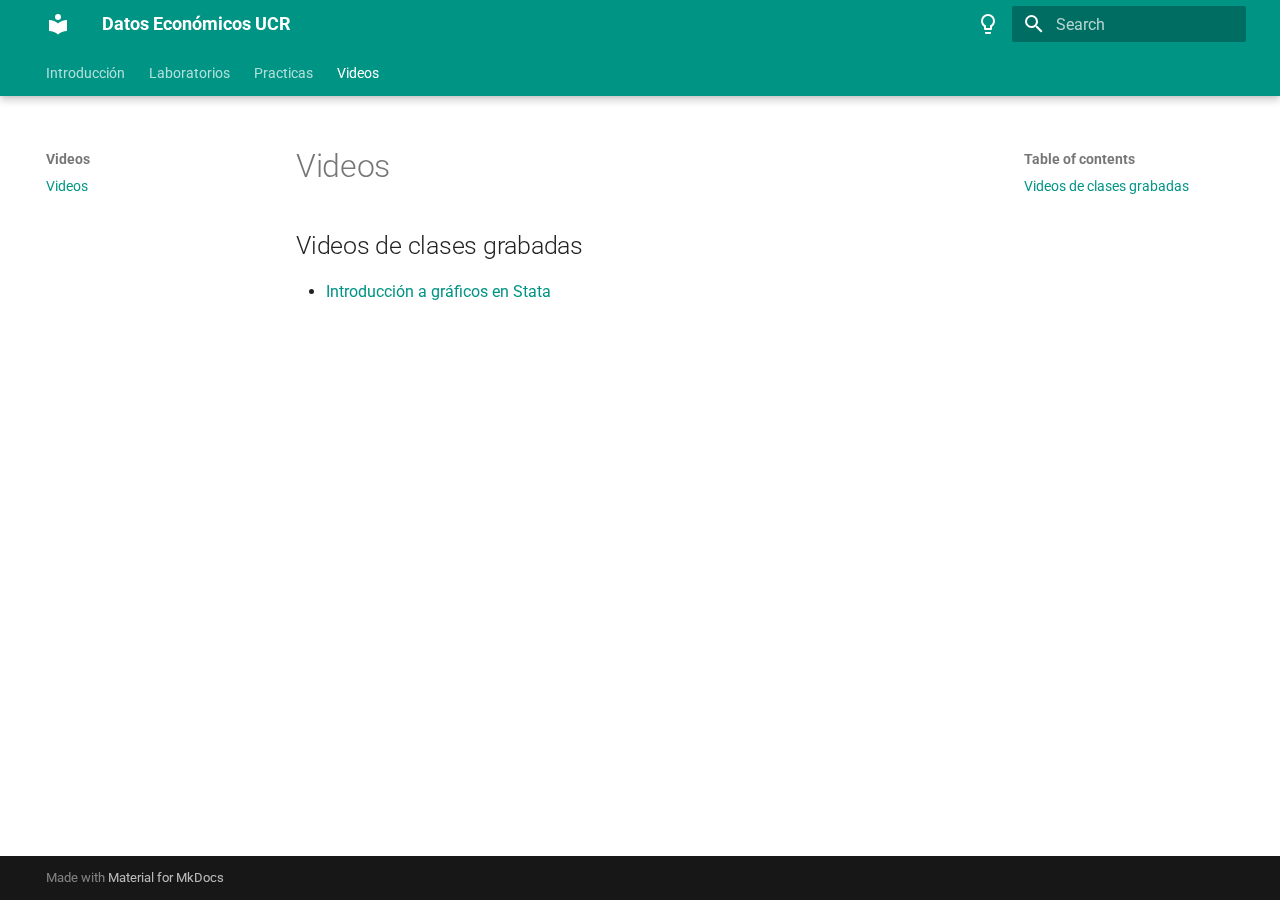
<file: videos/index.html>
<!doctype html>
<html lang="en" class="no-js">
  <head>
    
      <meta charset="utf-8">
      <meta name="viewport" content="width=device-width,initial-scale=1">
      
      
      
      
        <link rel="prev" href="../practicas/stata1/">
      
      
      
      <link rel="icon" href="../assets/images/favicon.png">
      <meta name="generator" content="mkdocs-1.6.1, mkdocs-material-9.6.14">
    
    
      
        <title>Videos - Datos Económicos UCR</title>
      
    
    
      <link rel="stylesheet" href="../assets/stylesheets/main.342714a4.min.css">
      
        
        <link rel="stylesheet" href="../assets/stylesheets/palette.06af60db.min.css">
      
      


    
    
      
    
    
      
        
        
        <link rel="preconnect" href="https://fonts.gstatic.com" crossorigin>
        <link rel="stylesheet" href="https://fonts.googleapis.com/css?family=Roboto:300,300i,400,400i,700,700i%7CRoboto+Mono:400,400i,700,700i&display=fallback">
        <style>:root{--md-text-font:"Roboto";--md-code-font:"Roboto Mono"}</style>
      
    
    
      <link rel="stylesheet" href="../stylesheets/add_stylesheet.css">
    
    <script>__md_scope=new URL("..",location),__md_hash=e=>[...e].reduce(((e,_)=>(e<<5)-e+_.charCodeAt(0)),0),__md_get=(e,_=localStorage,t=__md_scope)=>JSON.parse(_.getItem(t.pathname+"."+e)),__md_set=(e,_,t=localStorage,a=__md_scope)=>{try{t.setItem(a.pathname+"."+e,JSON.stringify(_))}catch(e){}}</script>
    
      

    
    
    
  </head>
  
  
    
    
      
    
    
    
    
    <body dir="ltr" data-md-color-scheme="default" data-md-color-primary="teal" data-md-color-accent="indigo">
  
    
    <input class="md-toggle" data-md-toggle="drawer" type="checkbox" id="__drawer" autocomplete="off">
    <input class="md-toggle" data-md-toggle="search" type="checkbox" id="__search" autocomplete="off">
    <label class="md-overlay" for="__drawer"></label>
    <div data-md-component="skip">
      
        
        <a href="#videos-de-clases-grabadas" class="md-skip">
          Skip to content
        </a>
      
    </div>
    <div data-md-component="announce">
      
    </div>
    
    
      

  

<header class="md-header md-header--shadow md-header--lifted" data-md-component="header">
  <nav class="md-header__inner md-grid" aria-label="Header">
    <a href=".." title="Datos Económicos UCR" class="md-header__button md-logo" aria-label="Datos Económicos UCR" data-md-component="logo">
      
  
  <svg xmlns="http://www.w3.org/2000/svg" viewBox="0 0 24 24"><path d="M12 8a3 3 0 0 0 3-3 3 3 0 0 0-3-3 3 3 0 0 0-3 3 3 3 0 0 0 3 3m0 3.54C9.64 9.35 6.5 8 3 8v11c3.5 0 6.64 1.35 9 3.54 2.36-2.19 5.5-3.54 9-3.54V8c-3.5 0-6.64 1.35-9 3.54"/></svg>

    </a>
    <label class="md-header__button md-icon" for="__drawer">
      
      <svg xmlns="http://www.w3.org/2000/svg" viewBox="0 0 24 24"><path d="M3 6h18v2H3zm0 5h18v2H3zm0 5h18v2H3z"/></svg>
    </label>
    <div class="md-header__title" data-md-component="header-title">
      <div class="md-header__ellipsis">
        <div class="md-header__topic">
          <span class="md-ellipsis">
            Datos Económicos UCR
          </span>
        </div>
        <div class="md-header__topic" data-md-component="header-topic">
          <span class="md-ellipsis">
            
              Videos
            
          </span>
        </div>
      </div>
    </div>
    
      
        <form class="md-header__option" data-md-component="palette">
  
    
    
    
    <input class="md-option" data-md-color-media="" data-md-color-scheme="default" data-md-color-primary="teal" data-md-color-accent="indigo"  aria-label="Switch to dark mode"  type="radio" name="__palette" id="__palette_0">
    
      <label class="md-header__button md-icon" title="Switch to dark mode" for="__palette_1" hidden>
        <svg xmlns="http://www.w3.org/2000/svg" viewBox="0 0 24 24"><path d="M12 2a7 7 0 0 1 7 7c0 2.38-1.19 4.47-3 5.74V17a1 1 0 0 1-1 1H9a1 1 0 0 1-1-1v-2.26C6.19 13.47 5 11.38 5 9a7 7 0 0 1 7-7M9 21v-1h6v1a1 1 0 0 1-1 1h-4a1 1 0 0 1-1-1m3-17a5 5 0 0 0-5 5c0 2.05 1.23 3.81 3 4.58V16h4v-2.42c1.77-.77 3-2.53 3-4.58a5 5 0 0 0-5-5"/></svg>
      </label>
    
  
    
    
    
    <input class="md-option" data-md-color-media="" data-md-color-scheme="slate" data-md-color-primary="teal" data-md-color-accent="indigo"  aria-label="Switch to light mode"  type="radio" name="__palette" id="__palette_1">
    
      <label class="md-header__button md-icon" title="Switch to light mode" for="__palette_0" hidden>
        <svg xmlns="http://www.w3.org/2000/svg" viewBox="0 0 24 24"><path d="M12 2a7 7 0 0 0-7 7c0 2.38 1.19 4.47 3 5.74V17a1 1 0 0 0 1 1h6a1 1 0 0 0 1-1v-2.26c1.81-1.27 3-3.36 3-5.74a7 7 0 0 0-7-7M9 21a1 1 0 0 0 1 1h4a1 1 0 0 0 1-1v-1H9z"/></svg>
      </label>
    
  
</form>
      
    
    
      <script>var palette=__md_get("__palette");if(palette&&palette.color){if("(prefers-color-scheme)"===palette.color.media){var media=matchMedia("(prefers-color-scheme: light)"),input=document.querySelector(media.matches?"[data-md-color-media='(prefers-color-scheme: light)']":"[data-md-color-media='(prefers-color-scheme: dark)']");palette.color.media=input.getAttribute("data-md-color-media"),palette.color.scheme=input.getAttribute("data-md-color-scheme"),palette.color.primary=input.getAttribute("data-md-color-primary"),palette.color.accent=input.getAttribute("data-md-color-accent")}for(var[key,value]of Object.entries(palette.color))document.body.setAttribute("data-md-color-"+key,value)}</script>
    
    
    
      
      
        <label class="md-header__button md-icon" for="__search">
          
          <svg xmlns="http://www.w3.org/2000/svg" viewBox="0 0 24 24"><path d="M9.5 3A6.5 6.5 0 0 1 16 9.5c0 1.61-.59 3.09-1.56 4.23l.27.27h.79l5 5-1.5 1.5-5-5v-.79l-.27-.27A6.52 6.52 0 0 1 9.5 16 6.5 6.5 0 0 1 3 9.5 6.5 6.5 0 0 1 9.5 3m0 2C7 5 5 7 5 9.5S7 14 9.5 14 14 12 14 9.5 12 5 9.5 5"/></svg>
        </label>
        <div class="md-search" data-md-component="search" role="dialog">
  <label class="md-search__overlay" for="__search"></label>
  <div class="md-search__inner" role="search">
    <form class="md-search__form" name="search">
      <input type="text" class="md-search__input" name="query" aria-label="Search" placeholder="Search" autocapitalize="off" autocorrect="off" autocomplete="off" spellcheck="false" data-md-component="search-query" required>
      <label class="md-search__icon md-icon" for="__search">
        
        <svg xmlns="http://www.w3.org/2000/svg" viewBox="0 0 24 24"><path d="M9.5 3A6.5 6.5 0 0 1 16 9.5c0 1.61-.59 3.09-1.56 4.23l.27.27h.79l5 5-1.5 1.5-5-5v-.79l-.27-.27A6.52 6.52 0 0 1 9.5 16 6.5 6.5 0 0 1 3 9.5 6.5 6.5 0 0 1 9.5 3m0 2C7 5 5 7 5 9.5S7 14 9.5 14 14 12 14 9.5 12 5 9.5 5"/></svg>
        
        <svg xmlns="http://www.w3.org/2000/svg" viewBox="0 0 24 24"><path d="M20 11v2H8l5.5 5.5-1.42 1.42L4.16 12l7.92-7.92L13.5 5.5 8 11z"/></svg>
      </label>
      <nav class="md-search__options" aria-label="Search">
        
        <button type="reset" class="md-search__icon md-icon" title="Clear" aria-label="Clear" tabindex="-1">
          
          <svg xmlns="http://www.w3.org/2000/svg" viewBox="0 0 24 24"><path d="M19 6.41 17.59 5 12 10.59 6.41 5 5 6.41 10.59 12 5 17.59 6.41 19 12 13.41 17.59 19 19 17.59 13.41 12z"/></svg>
        </button>
      </nav>
      
    </form>
    <div class="md-search__output">
      <div class="md-search__scrollwrap" tabindex="0" data-md-scrollfix>
        <div class="md-search-result" data-md-component="search-result">
          <div class="md-search-result__meta">
            Initializing search
          </div>
          <ol class="md-search-result__list" role="presentation"></ol>
        </div>
      </div>
    </div>
  </div>
</div>
      
    
    
  </nav>
  
    
      
<nav class="md-tabs" aria-label="Tabs" data-md-component="tabs">
  <div class="md-grid">
    <ul class="md-tabs__list">
      
        
  
  
  
  
    <li class="md-tabs__item">
      <a href=".." class="md-tabs__link">
        
  
  
    
  
  Introducción

      </a>
    </li>
  

      
        
  
  
  
  
    
    
      <li class="md-tabs__item">
        <a href="../labs/lab1/" class="md-tabs__link">
          
  
  
  Laboratorios

        </a>
      </li>
    
  

      
        
  
  
  
  
    
    
      <li class="md-tabs__item">
        <a href="../excel.md" class="md-tabs__link">
          
  
  
  Practicas

        </a>
      </li>
    
  

      
        
  
  
  
    
  
  
    
    
      <li class="md-tabs__item md-tabs__item--active">
        <a href="./" class="md-tabs__link">
          
  
  
  Videos

        </a>
      </li>
    
  

      
    </ul>
  </div>
</nav>
    
  
</header>
    
    <div class="md-container" data-md-component="container">
      
      
        
      
      <main class="md-main" data-md-component="main">
        <div class="md-main__inner md-grid">
          
            
              
              <div class="md-sidebar md-sidebar--primary" data-md-component="sidebar" data-md-type="navigation" >
                <div class="md-sidebar__scrollwrap">
                  <div class="md-sidebar__inner">
                    


  


<nav class="md-nav md-nav--primary md-nav--lifted" aria-label="Navigation" data-md-level="0">
  <label class="md-nav__title" for="__drawer">
    <a href=".." title="Datos Económicos UCR" class="md-nav__button md-logo" aria-label="Datos Económicos UCR" data-md-component="logo">
      
  
  <svg xmlns="http://www.w3.org/2000/svg" viewBox="0 0 24 24"><path d="M12 8a3 3 0 0 0 3-3 3 3 0 0 0-3-3 3 3 0 0 0-3 3 3 3 0 0 0 3 3m0 3.54C9.64 9.35 6.5 8 3 8v11c3.5 0 6.64 1.35 9 3.54 2.36-2.19 5.5-3.54 9-3.54V8c-3.5 0-6.64 1.35-9 3.54"/></svg>

    </a>
    Datos Económicos UCR
  </label>
  
  <ul class="md-nav__list" data-md-scrollfix>
    
      
      
  
  
  
  
    <li class="md-nav__item">
      <a href=".." class="md-nav__link">
        
  
  
  <span class="md-ellipsis">
    Introducción
    
  </span>
  

      </a>
    </li>
  

    
      
      
  
  
  
  
    
    
    
    
      
      
    
    
    <li class="md-nav__item md-nav__item--nested">
      
        
        
        <input class="md-nav__toggle md-toggle " type="checkbox" id="__nav_2" >
        
          
          <label class="md-nav__link" for="__nav_2" id="__nav_2_label" tabindex="0">
            
  
  
  <span class="md-ellipsis">
    Laboratorios
    
  </span>
  

            <span class="md-nav__icon md-icon"></span>
          </label>
        
        <nav class="md-nav" data-md-level="1" aria-labelledby="__nav_2_label" aria-expanded="false">
          <label class="md-nav__title" for="__nav_2">
            <span class="md-nav__icon md-icon"></span>
            Laboratorios
          </label>
          <ul class="md-nav__list" data-md-scrollfix>
            
              
                
  
  
  
  
    <li class="md-nav__item">
      <a href="../labs/lab1/" class="md-nav__link">
        
  
  
  <span class="md-ellipsis">
    Intro
    
  </span>
  

      </a>
    </li>
  

              
            
              
                
  
  
  
  
    <li class="md-nav__item">
      <a href="../labs/semana_13/" class="md-nav__link">
        
  
  
  <span class="md-ellipsis">
    Semana 13
    
  </span>
  

      </a>
    </li>
  

              
            
          </ul>
        </nav>
      
    </li>
  

    
      
      
  
  
  
  
    
    
    
    
      
      
    
    
    <li class="md-nav__item md-nav__item--nested">
      
        
        
        <input class="md-nav__toggle md-toggle " type="checkbox" id="__nav_3" >
        
          
          <label class="md-nav__link" for="__nav_3" id="__nav_3_label" tabindex="0">
            
  
  
  <span class="md-ellipsis">
    Practicas
    
  </span>
  

            <span class="md-nav__icon md-icon"></span>
          </label>
        
        <nav class="md-nav" data-md-level="1" aria-labelledby="__nav_3_label" aria-expanded="false">
          <label class="md-nav__title" for="__nav_3">
            <span class="md-nav__icon md-icon"></span>
            Practicas
          </label>
          <ul class="md-nav__list" data-md-scrollfix>
            
              
                
  
  
  
  
    <li class="md-nav__item">
      <a href="../excel.md" class="md-nav__link">
        
  
  
  <span class="md-ellipsis">
    Quiz Excel
    
  </span>
  

      </a>
    </li>
  

              
            
              
                
  
  
  
  
    <li class="md-nav__item">
      <a href="../practicas/stata1/" class="md-nav__link">
        
  
  
  <span class="md-ellipsis">
    Quiz Stata 1
    
  </span>
  

      </a>
    </li>
  

              
            
              
                
  
  
  
  
    <li class="md-nav__item">
      <a href="../stata2.md" class="md-nav__link">
        
  
  
  <span class="md-ellipsis">
    Quiz Stata 2
    
  </span>
  

      </a>
    </li>
  

              
            
          </ul>
        </nav>
      
    </li>
  

    
      
      
  
  
    
  
  
  
    
    
    
    
      
        
        
      
      
    
    
    <li class="md-nav__item md-nav__item--active md-nav__item--section md-nav__item--nested">
      
        
        
        <input class="md-nav__toggle md-toggle " type="checkbox" id="__nav_4" checked>
        
          
          <label class="md-nav__link" for="__nav_4" id="__nav_4_label" tabindex="">
            
  
  
  <span class="md-ellipsis">
    Videos
    
  </span>
  

            <span class="md-nav__icon md-icon"></span>
          </label>
        
        <nav class="md-nav" data-md-level="1" aria-labelledby="__nav_4_label" aria-expanded="true">
          <label class="md-nav__title" for="__nav_4">
            <span class="md-nav__icon md-icon"></span>
            Videos
          </label>
          <ul class="md-nav__list" data-md-scrollfix>
            
              
                
  
  
    
  
  
  
    <li class="md-nav__item md-nav__item--active">
      
      <input class="md-nav__toggle md-toggle" type="checkbox" id="__toc">
      
      
      
        <label class="md-nav__link md-nav__link--active" for="__toc">
          
  
  
  <span class="md-ellipsis">
    Videos
    
  </span>
  

          <span class="md-nav__icon md-icon"></span>
        </label>
      
      <a href="./" class="md-nav__link md-nav__link--active">
        
  
  
  <span class="md-ellipsis">
    Videos
    
  </span>
  

      </a>
      
        

<nav class="md-nav md-nav--secondary" aria-label="Table of contents">
  
  
  
  
    <label class="md-nav__title" for="__toc">
      <span class="md-nav__icon md-icon"></span>
      Table of contents
    </label>
    <ul class="md-nav__list" data-md-component="toc" data-md-scrollfix>
      
        <li class="md-nav__item">
  <a href="#videos-de-clases-grabadas" class="md-nav__link">
    <span class="md-ellipsis">
      Videos de clases grabadas
    </span>
  </a>
  
</li>
      
    </ul>
  
</nav>
      
    </li>
  

              
            
          </ul>
        </nav>
      
    </li>
  

    
  </ul>
</nav>
                  </div>
                </div>
              </div>
            
            
              
              <div class="md-sidebar md-sidebar--secondary" data-md-component="sidebar" data-md-type="toc" >
                <div class="md-sidebar__scrollwrap">
                  <div class="md-sidebar__inner">
                    

<nav class="md-nav md-nav--secondary" aria-label="Table of contents">
  
  
  
  
    <label class="md-nav__title" for="__toc">
      <span class="md-nav__icon md-icon"></span>
      Table of contents
    </label>
    <ul class="md-nav__list" data-md-component="toc" data-md-scrollfix>
      
        <li class="md-nav__item">
  <a href="#videos-de-clases-grabadas" class="md-nav__link">
    <span class="md-ellipsis">
      Videos de clases grabadas
    </span>
  </a>
  
</li>
      
    </ul>
  
</nav>
                  </div>
                </div>
              </div>
            
          
          
            <div class="md-content" data-md-component="content">
              <article class="md-content__inner md-typeset">
                
                  



  <h1>Videos</h1>

<h2 id="videos-de-clases-grabadas">Videos de clases grabadas</h2>
<ul>
<li><a href="https://youtu.be/pOkSegDSjj8">Introducción a gráficos en Stata</a></li>
</ul>












                
              </article>
            </div>
          
          
<script>var target=document.getElementById(location.hash.slice(1));target&&target.name&&(target.checked=target.name.startsWith("__tabbed_"))</script>
        </div>
        
      </main>
      
        <footer class="md-footer">
  
  <div class="md-footer-meta md-typeset">
    <div class="md-footer-meta__inner md-grid">
      <div class="md-copyright">
  
  
    Made with
    <a href="https://squidfunk.github.io/mkdocs-material/" target="_blank" rel="noopener">
      Material for MkDocs
    </a>
  
</div>
      
    </div>
  </div>
</footer>
      
    </div>
    <div class="md-dialog" data-md-component="dialog">
      <div class="md-dialog__inner md-typeset"></div>
    </div>
    
    
    
      
      <script id="__config" type="application/json">{"base": "..", "features": ["navigation.tabs", "navigation.tabs.sticky", "content.code.annotate", "content.code.copy"], "search": "../assets/javascripts/workers/search.d50fe291.min.js", "tags": null, "translations": {"clipboard.copied": "Copied to clipboard", "clipboard.copy": "Copy to clipboard", "search.result.more.one": "1 more on this page", "search.result.more.other": "# more on this page", "search.result.none": "No matching documents", "search.result.one": "1 matching document", "search.result.other": "# matching documents", "search.result.placeholder": "Type to start searching", "search.result.term.missing": "Missing", "select.version": "Select version"}, "version": null}</script>
    
    
      <script src="../assets/javascripts/bundle.13a4f30d.min.js"></script>
      
    
  </body>
</html>
</file>
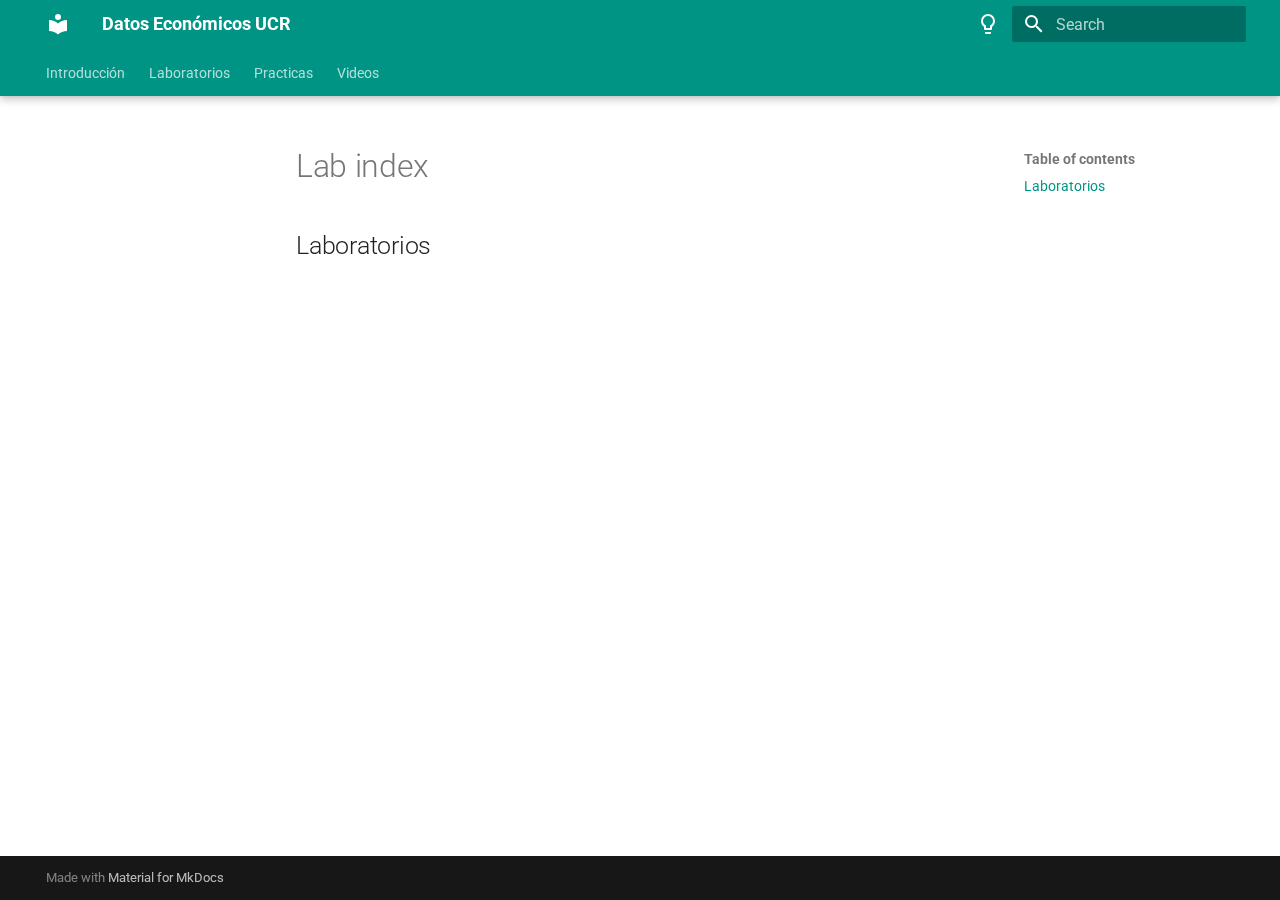
<file: labs/lab_index/index.html>
<!doctype html>
<html lang="en" class="no-js">
  <head>
    
      <meta charset="utf-8">
      <meta name="viewport" content="width=device-width,initial-scale=1">
      
      
      
      
      
      
      <link rel="icon" href="../../assets/images/favicon.png">
      <meta name="generator" content="mkdocs-1.6.1, mkdocs-material-9.6.14">
    
    
      
        <title>Lab index - Datos Económicos UCR</title>
      
    
    
      <link rel="stylesheet" href="../../assets/stylesheets/main.342714a4.min.css">
      
        
        <link rel="stylesheet" href="../../assets/stylesheets/palette.06af60db.min.css">
      
      


    
    
      
    
    
      
        
        
        <link rel="preconnect" href="https://fonts.gstatic.com" crossorigin>
        <link rel="stylesheet" href="https://fonts.googleapis.com/css?family=Roboto:300,300i,400,400i,700,700i%7CRoboto+Mono:400,400i,700,700i&display=fallback">
        <style>:root{--md-text-font:"Roboto";--md-code-font:"Roboto Mono"}</style>
      
    
    
      <link rel="stylesheet" href="../../stylesheets/add_stylesheet.css">
    
    <script>__md_scope=new URL("../..",location),__md_hash=e=>[...e].reduce(((e,_)=>(e<<5)-e+_.charCodeAt(0)),0),__md_get=(e,_=localStorage,t=__md_scope)=>JSON.parse(_.getItem(t.pathname+"."+e)),__md_set=(e,_,t=localStorage,a=__md_scope)=>{try{t.setItem(a.pathname+"."+e,JSON.stringify(_))}catch(e){}}</script>
    
      

    
    
    
  </head>
  
  
    
    
      
    
    
    
    
    <body dir="ltr" data-md-color-scheme="default" data-md-color-primary="teal" data-md-color-accent="indigo">
  
    
    <input class="md-toggle" data-md-toggle="drawer" type="checkbox" id="__drawer" autocomplete="off">
    <input class="md-toggle" data-md-toggle="search" type="checkbox" id="__search" autocomplete="off">
    <label class="md-overlay" for="__drawer"></label>
    <div data-md-component="skip">
      
        
        <a href="#laboratorios" class="md-skip">
          Skip to content
        </a>
      
    </div>
    <div data-md-component="announce">
      
    </div>
    
    
      

  

<header class="md-header md-header--shadow md-header--lifted" data-md-component="header">
  <nav class="md-header__inner md-grid" aria-label="Header">
    <a href="../.." title="Datos Económicos UCR" class="md-header__button md-logo" aria-label="Datos Económicos UCR" data-md-component="logo">
      
  
  <svg xmlns="http://www.w3.org/2000/svg" viewBox="0 0 24 24"><path d="M12 8a3 3 0 0 0 3-3 3 3 0 0 0-3-3 3 3 0 0 0-3 3 3 3 0 0 0 3 3m0 3.54C9.64 9.35 6.5 8 3 8v11c3.5 0 6.64 1.35 9 3.54 2.36-2.19 5.5-3.54 9-3.54V8c-3.5 0-6.64 1.35-9 3.54"/></svg>

    </a>
    <label class="md-header__button md-icon" for="__drawer">
      
      <svg xmlns="http://www.w3.org/2000/svg" viewBox="0 0 24 24"><path d="M3 6h18v2H3zm0 5h18v2H3zm0 5h18v2H3z"/></svg>
    </label>
    <div class="md-header__title" data-md-component="header-title">
      <div class="md-header__ellipsis">
        <div class="md-header__topic">
          <span class="md-ellipsis">
            Datos Económicos UCR
          </span>
        </div>
        <div class="md-header__topic" data-md-component="header-topic">
          <span class="md-ellipsis">
            
              Lab index
            
          </span>
        </div>
      </div>
    </div>
    
      
        <form class="md-header__option" data-md-component="palette">
  
    
    
    
    <input class="md-option" data-md-color-media="" data-md-color-scheme="default" data-md-color-primary="teal" data-md-color-accent="indigo"  aria-label="Switch to dark mode"  type="radio" name="__palette" id="__palette_0">
    
      <label class="md-header__button md-icon" title="Switch to dark mode" for="__palette_1" hidden>
        <svg xmlns="http://www.w3.org/2000/svg" viewBox="0 0 24 24"><path d="M12 2a7 7 0 0 1 7 7c0 2.38-1.19 4.47-3 5.74V17a1 1 0 0 1-1 1H9a1 1 0 0 1-1-1v-2.26C6.19 13.47 5 11.38 5 9a7 7 0 0 1 7-7M9 21v-1h6v1a1 1 0 0 1-1 1h-4a1 1 0 0 1-1-1m3-17a5 5 0 0 0-5 5c0 2.05 1.23 3.81 3 4.58V16h4v-2.42c1.77-.77 3-2.53 3-4.58a5 5 0 0 0-5-5"/></svg>
      </label>
    
  
    
    
    
    <input class="md-option" data-md-color-media="" data-md-color-scheme="slate" data-md-color-primary="teal" data-md-color-accent="indigo"  aria-label="Switch to light mode"  type="radio" name="__palette" id="__palette_1">
    
      <label class="md-header__button md-icon" title="Switch to light mode" for="__palette_0" hidden>
        <svg xmlns="http://www.w3.org/2000/svg" viewBox="0 0 24 24"><path d="M12 2a7 7 0 0 0-7 7c0 2.38 1.19 4.47 3 5.74V17a1 1 0 0 0 1 1h6a1 1 0 0 0 1-1v-2.26c1.81-1.27 3-3.36 3-5.74a7 7 0 0 0-7-7M9 21a1 1 0 0 0 1 1h4a1 1 0 0 0 1-1v-1H9z"/></svg>
      </label>
    
  
</form>
      
    
    
      <script>var palette=__md_get("__palette");if(palette&&palette.color){if("(prefers-color-scheme)"===palette.color.media){var media=matchMedia("(prefers-color-scheme: light)"),input=document.querySelector(media.matches?"[data-md-color-media='(prefers-color-scheme: light)']":"[data-md-color-media='(prefers-color-scheme: dark)']");palette.color.media=input.getAttribute("data-md-color-media"),palette.color.scheme=input.getAttribute("data-md-color-scheme"),palette.color.primary=input.getAttribute("data-md-color-primary"),palette.color.accent=input.getAttribute("data-md-color-accent")}for(var[key,value]of Object.entries(palette.color))document.body.setAttribute("data-md-color-"+key,value)}</script>
    
    
    
      
      
        <label class="md-header__button md-icon" for="__search">
          
          <svg xmlns="http://www.w3.org/2000/svg" viewBox="0 0 24 24"><path d="M9.5 3A6.5 6.5 0 0 1 16 9.5c0 1.61-.59 3.09-1.56 4.23l.27.27h.79l5 5-1.5 1.5-5-5v-.79l-.27-.27A6.52 6.52 0 0 1 9.5 16 6.5 6.5 0 0 1 3 9.5 6.5 6.5 0 0 1 9.5 3m0 2C7 5 5 7 5 9.5S7 14 9.5 14 14 12 14 9.5 12 5 9.5 5"/></svg>
        </label>
        <div class="md-search" data-md-component="search" role="dialog">
  <label class="md-search__overlay" for="__search"></label>
  <div class="md-search__inner" role="search">
    <form class="md-search__form" name="search">
      <input type="text" class="md-search__input" name="query" aria-label="Search" placeholder="Search" autocapitalize="off" autocorrect="off" autocomplete="off" spellcheck="false" data-md-component="search-query" required>
      <label class="md-search__icon md-icon" for="__search">
        
        <svg xmlns="http://www.w3.org/2000/svg" viewBox="0 0 24 24"><path d="M9.5 3A6.5 6.5 0 0 1 16 9.5c0 1.61-.59 3.09-1.56 4.23l.27.27h.79l5 5-1.5 1.5-5-5v-.79l-.27-.27A6.52 6.52 0 0 1 9.5 16 6.5 6.5 0 0 1 3 9.5 6.5 6.5 0 0 1 9.5 3m0 2C7 5 5 7 5 9.5S7 14 9.5 14 14 12 14 9.5 12 5 9.5 5"/></svg>
        
        <svg xmlns="http://www.w3.org/2000/svg" viewBox="0 0 24 24"><path d="M20 11v2H8l5.5 5.5-1.42 1.42L4.16 12l7.92-7.92L13.5 5.5 8 11z"/></svg>
      </label>
      <nav class="md-search__options" aria-label="Search">
        
        <button type="reset" class="md-search__icon md-icon" title="Clear" aria-label="Clear" tabindex="-1">
          
          <svg xmlns="http://www.w3.org/2000/svg" viewBox="0 0 24 24"><path d="M19 6.41 17.59 5 12 10.59 6.41 5 5 6.41 10.59 12 5 17.59 6.41 19 12 13.41 17.59 19 19 17.59 13.41 12z"/></svg>
        </button>
      </nav>
      
    </form>
    <div class="md-search__output">
      <div class="md-search__scrollwrap" tabindex="0" data-md-scrollfix>
        <div class="md-search-result" data-md-component="search-result">
          <div class="md-search-result__meta">
            Initializing search
          </div>
          <ol class="md-search-result__list" role="presentation"></ol>
        </div>
      </div>
    </div>
  </div>
</div>
      
    
    
  </nav>
  
    
      
<nav class="md-tabs" aria-label="Tabs" data-md-component="tabs">
  <div class="md-grid">
    <ul class="md-tabs__list">
      
        
  
  
  
  
    <li class="md-tabs__item">
      <a href="../.." class="md-tabs__link">
        
  
  
    
  
  Introducción

      </a>
    </li>
  

      
        
  
  
  
  
    
    
      <li class="md-tabs__item">
        <a href="../lab1/" class="md-tabs__link">
          
  
  
  Laboratorios

        </a>
      </li>
    
  

      
        
  
  
  
  
    
    
      <li class="md-tabs__item">
        <a href="../../excel.md" class="md-tabs__link">
          
  
  
  Practicas

        </a>
      </li>
    
  

      
        
  
  
  
  
    
    
      <li class="md-tabs__item">
        <a href="../../videos/" class="md-tabs__link">
          
  
  
  Videos

        </a>
      </li>
    
  

      
    </ul>
  </div>
</nav>
    
  
</header>
    
    <div class="md-container" data-md-component="container">
      
      
        
      
      <main class="md-main" data-md-component="main">
        <div class="md-main__inner md-grid">
          
            
              
              <div class="md-sidebar md-sidebar--primary" data-md-component="sidebar" data-md-type="navigation" >
                <div class="md-sidebar__scrollwrap">
                  <div class="md-sidebar__inner">
                    


  


<nav class="md-nav md-nav--primary md-nav--lifted" aria-label="Navigation" data-md-level="0">
  <label class="md-nav__title" for="__drawer">
    <a href="../.." title="Datos Económicos UCR" class="md-nav__button md-logo" aria-label="Datos Económicos UCR" data-md-component="logo">
      
  
  <svg xmlns="http://www.w3.org/2000/svg" viewBox="0 0 24 24"><path d="M12 8a3 3 0 0 0 3-3 3 3 0 0 0-3-3 3 3 0 0 0-3 3 3 3 0 0 0 3 3m0 3.54C9.64 9.35 6.5 8 3 8v11c3.5 0 6.64 1.35 9 3.54 2.36-2.19 5.5-3.54 9-3.54V8c-3.5 0-6.64 1.35-9 3.54"/></svg>

    </a>
    Datos Económicos UCR
  </label>
  
  <ul class="md-nav__list" data-md-scrollfix>
    
      
      
  
  
  
  
    <li class="md-nav__item">
      <a href="../.." class="md-nav__link">
        
  
  
  <span class="md-ellipsis">
    Introducción
    
  </span>
  

      </a>
    </li>
  

    
      
      
  
  
  
  
    
    
    
    
      
      
    
    
    <li class="md-nav__item md-nav__item--nested">
      
        
        
        <input class="md-nav__toggle md-toggle " type="checkbox" id="__nav_2" >
        
          
          <label class="md-nav__link" for="__nav_2" id="__nav_2_label" tabindex="0">
            
  
  
  <span class="md-ellipsis">
    Laboratorios
    
  </span>
  

            <span class="md-nav__icon md-icon"></span>
          </label>
        
        <nav class="md-nav" data-md-level="1" aria-labelledby="__nav_2_label" aria-expanded="false">
          <label class="md-nav__title" for="__nav_2">
            <span class="md-nav__icon md-icon"></span>
            Laboratorios
          </label>
          <ul class="md-nav__list" data-md-scrollfix>
            
              
                
  
  
  
  
    <li class="md-nav__item">
      <a href="../lab1/" class="md-nav__link">
        
  
  
  <span class="md-ellipsis">
    Intro
    
  </span>
  

      </a>
    </li>
  

              
            
              
                
  
  
  
  
    <li class="md-nav__item">
      <a href="../semana_13/" class="md-nav__link">
        
  
  
  <span class="md-ellipsis">
    Semana 13
    
  </span>
  

      </a>
    </li>
  

              
            
          </ul>
        </nav>
      
    </li>
  

    
      
      
  
  
  
  
    
    
    
    
      
      
    
    
    <li class="md-nav__item md-nav__item--nested">
      
        
        
        <input class="md-nav__toggle md-toggle " type="checkbox" id="__nav_3" >
        
          
          <label class="md-nav__link" for="__nav_3" id="__nav_3_label" tabindex="0">
            
  
  
  <span class="md-ellipsis">
    Practicas
    
  </span>
  

            <span class="md-nav__icon md-icon"></span>
          </label>
        
        <nav class="md-nav" data-md-level="1" aria-labelledby="__nav_3_label" aria-expanded="false">
          <label class="md-nav__title" for="__nav_3">
            <span class="md-nav__icon md-icon"></span>
            Practicas
          </label>
          <ul class="md-nav__list" data-md-scrollfix>
            
              
                
  
  
  
  
    <li class="md-nav__item">
      <a href="../../excel.md" class="md-nav__link">
        
  
  
  <span class="md-ellipsis">
    Quiz Excel
    
  </span>
  

      </a>
    </li>
  

              
            
              
                
  
  
  
  
    <li class="md-nav__item">
      <a href="../../practicas/stata1/" class="md-nav__link">
        
  
  
  <span class="md-ellipsis">
    Quiz Stata 1
    
  </span>
  

      </a>
    </li>
  

              
            
              
                
  
  
  
  
    <li class="md-nav__item">
      <a href="../../stata2.md" class="md-nav__link">
        
  
  
  <span class="md-ellipsis">
    Quiz Stata 2
    
  </span>
  

      </a>
    </li>
  

              
            
          </ul>
        </nav>
      
    </li>
  

    
      
      
  
  
  
  
    
    
    
    
      
      
    
    
    <li class="md-nav__item md-nav__item--nested">
      
        
        
        <input class="md-nav__toggle md-toggle " type="checkbox" id="__nav_4" >
        
          
          <label class="md-nav__link" for="__nav_4" id="__nav_4_label" tabindex="0">
            
  
  
  <span class="md-ellipsis">
    Videos
    
  </span>
  

            <span class="md-nav__icon md-icon"></span>
          </label>
        
        <nav class="md-nav" data-md-level="1" aria-labelledby="__nav_4_label" aria-expanded="false">
          <label class="md-nav__title" for="__nav_4">
            <span class="md-nav__icon md-icon"></span>
            Videos
          </label>
          <ul class="md-nav__list" data-md-scrollfix>
            
              
                
  
  
  
  
    <li class="md-nav__item">
      <a href="../../videos/" class="md-nav__link">
        
  
  
  <span class="md-ellipsis">
    Videos
    
  </span>
  

      </a>
    </li>
  

              
            
          </ul>
        </nav>
      
    </li>
  

    
  </ul>
</nav>
                  </div>
                </div>
              </div>
            
            
              
              <div class="md-sidebar md-sidebar--secondary" data-md-component="sidebar" data-md-type="toc" >
                <div class="md-sidebar__scrollwrap">
                  <div class="md-sidebar__inner">
                    

<nav class="md-nav md-nav--secondary" aria-label="Table of contents">
  
  
  
  
    <label class="md-nav__title" for="__toc">
      <span class="md-nav__icon md-icon"></span>
      Table of contents
    </label>
    <ul class="md-nav__list" data-md-component="toc" data-md-scrollfix>
      
        <li class="md-nav__item">
  <a href="#laboratorios" class="md-nav__link">
    <span class="md-ellipsis">
      Laboratorios
    </span>
  </a>
  
</li>
      
    </ul>
  
</nav>
                  </div>
                </div>
              </div>
            
          
          
            <div class="md-content" data-md-component="content">
              <article class="md-content__inner md-typeset">
                
                  



  <h1>Lab index</h1>

<h2 id="laboratorios">Laboratorios</h2>












                
              </article>
            </div>
          
          
<script>var target=document.getElementById(location.hash.slice(1));target&&target.name&&(target.checked=target.name.startsWith("__tabbed_"))</script>
        </div>
        
      </main>
      
        <footer class="md-footer">
  
  <div class="md-footer-meta md-typeset">
    <div class="md-footer-meta__inner md-grid">
      <div class="md-copyright">
  
  
    Made with
    <a href="https://squidfunk.github.io/mkdocs-material/" target="_blank" rel="noopener">
      Material for MkDocs
    </a>
  
</div>
      
    </div>
  </div>
</footer>
      
    </div>
    <div class="md-dialog" data-md-component="dialog">
      <div class="md-dialog__inner md-typeset"></div>
    </div>
    
    
    
      
      <script id="__config" type="application/json">{"base": "../..", "features": ["navigation.tabs", "navigation.tabs.sticky", "content.code.annotate", "content.code.copy"], "search": "../../assets/javascripts/workers/search.d50fe291.min.js", "tags": null, "translations": {"clipboard.copied": "Copied to clipboard", "clipboard.copy": "Copy to clipboard", "search.result.more.one": "1 more on this page", "search.result.more.other": "# more on this page", "search.result.none": "No matching documents", "search.result.one": "1 matching document", "search.result.other": "# matching documents", "search.result.placeholder": "Type to start searching", "search.result.term.missing": "Missing", "select.version": "Select version"}, "version": null}</script>
    
    
      <script src="../../assets/javascripts/bundle.13a4f30d.min.js"></script>
      
    
  </body>
</html>
</file>
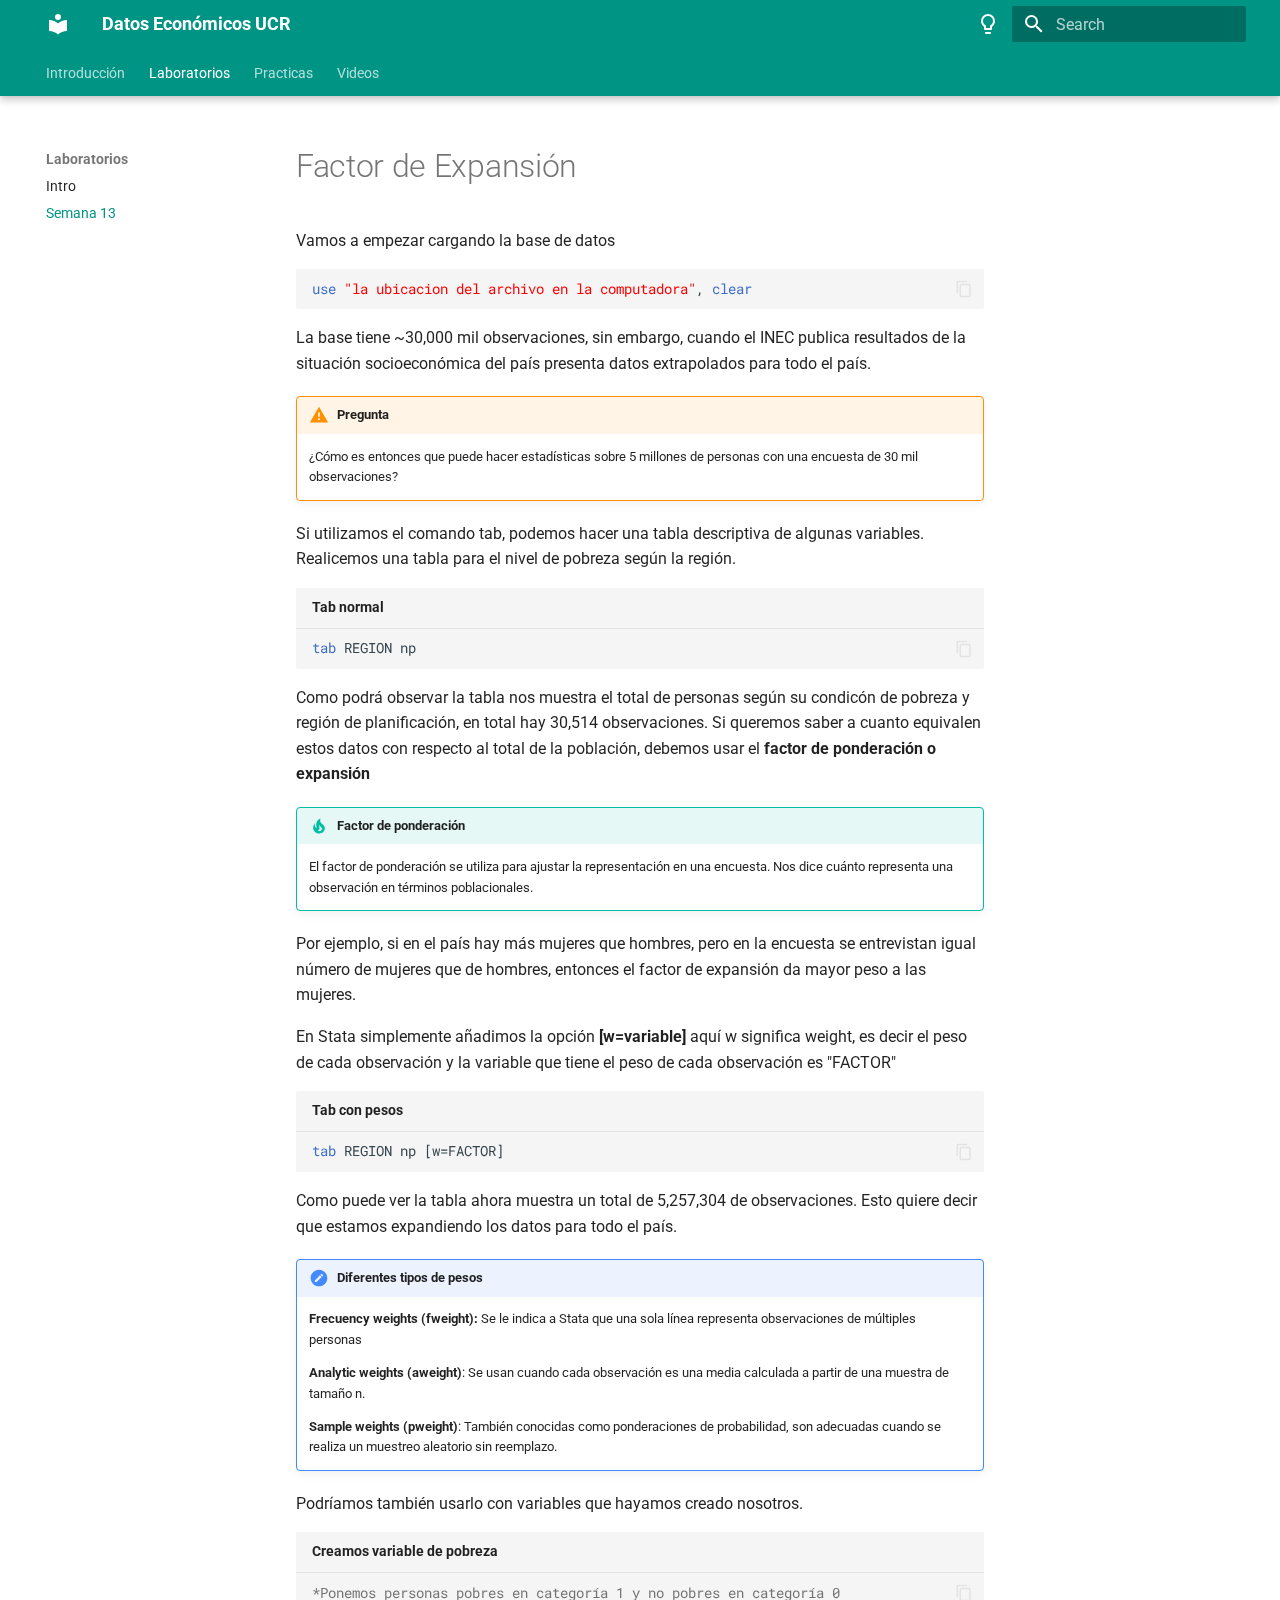
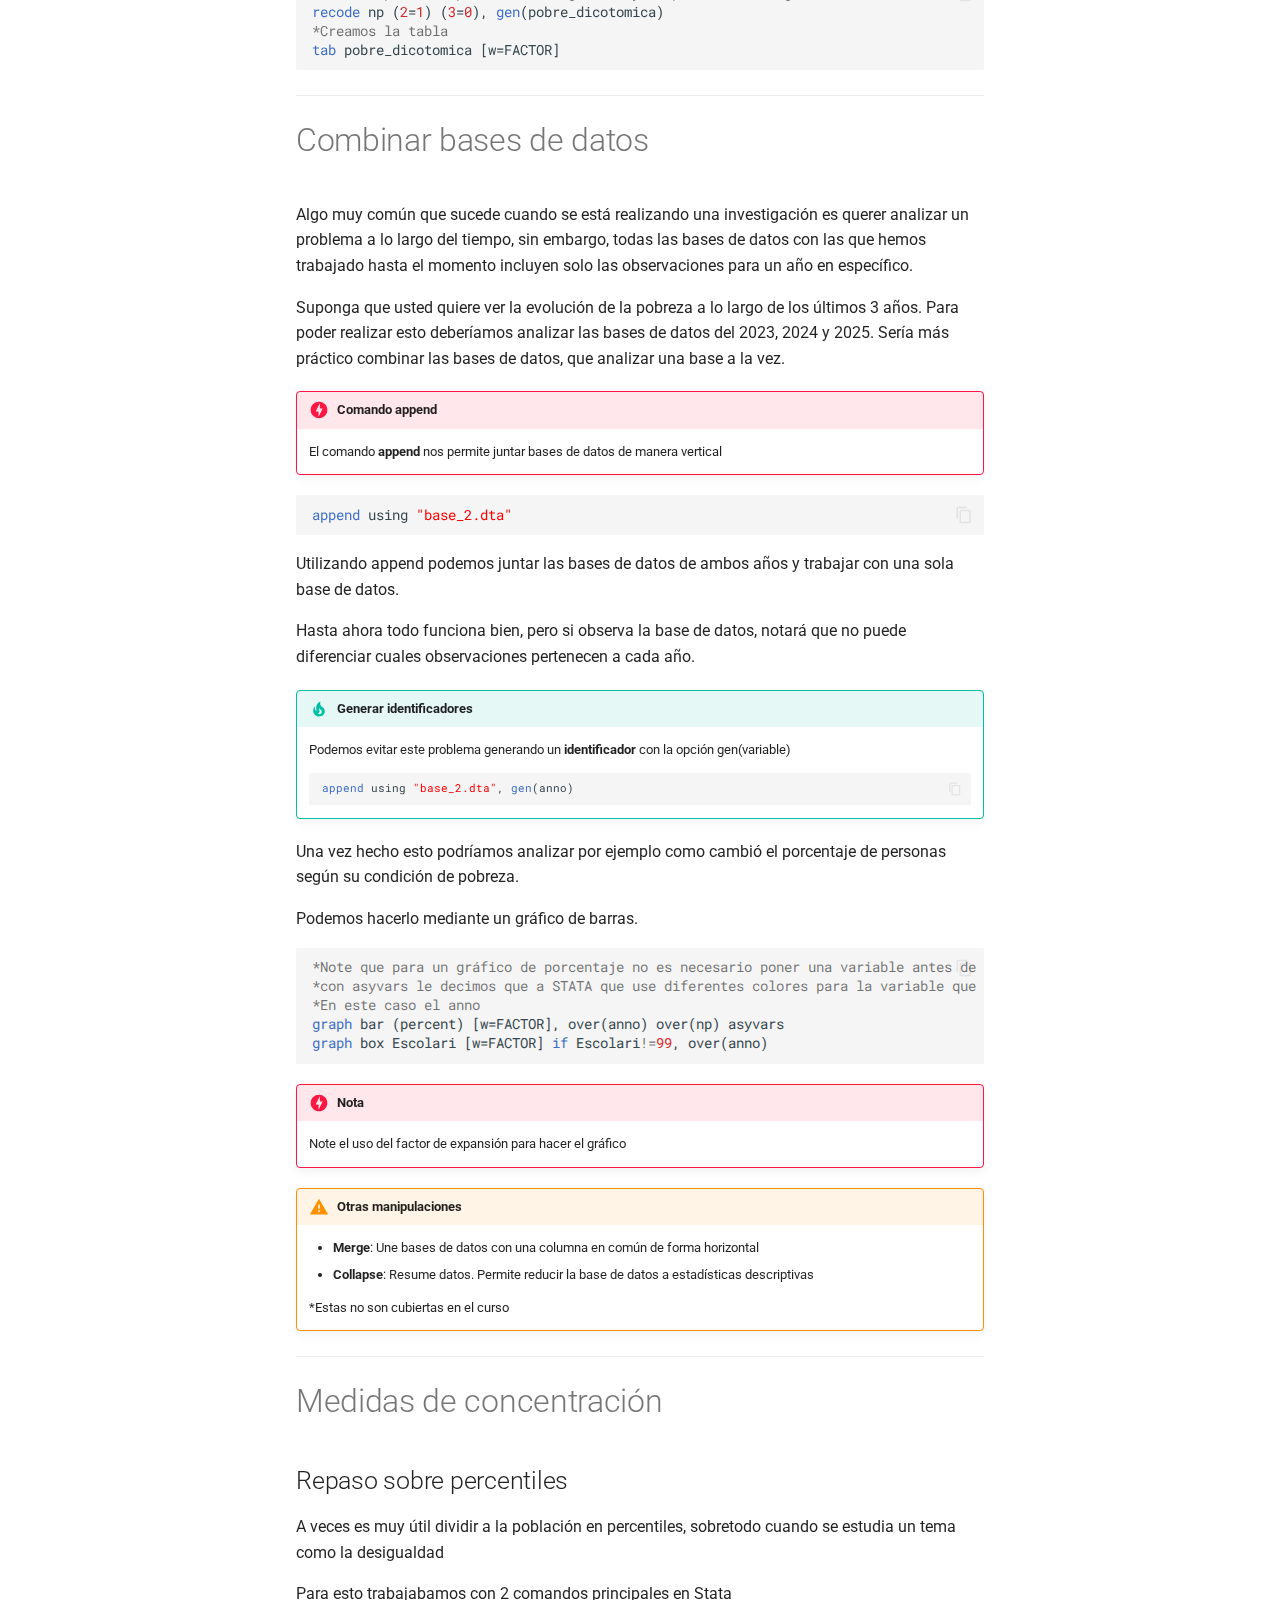
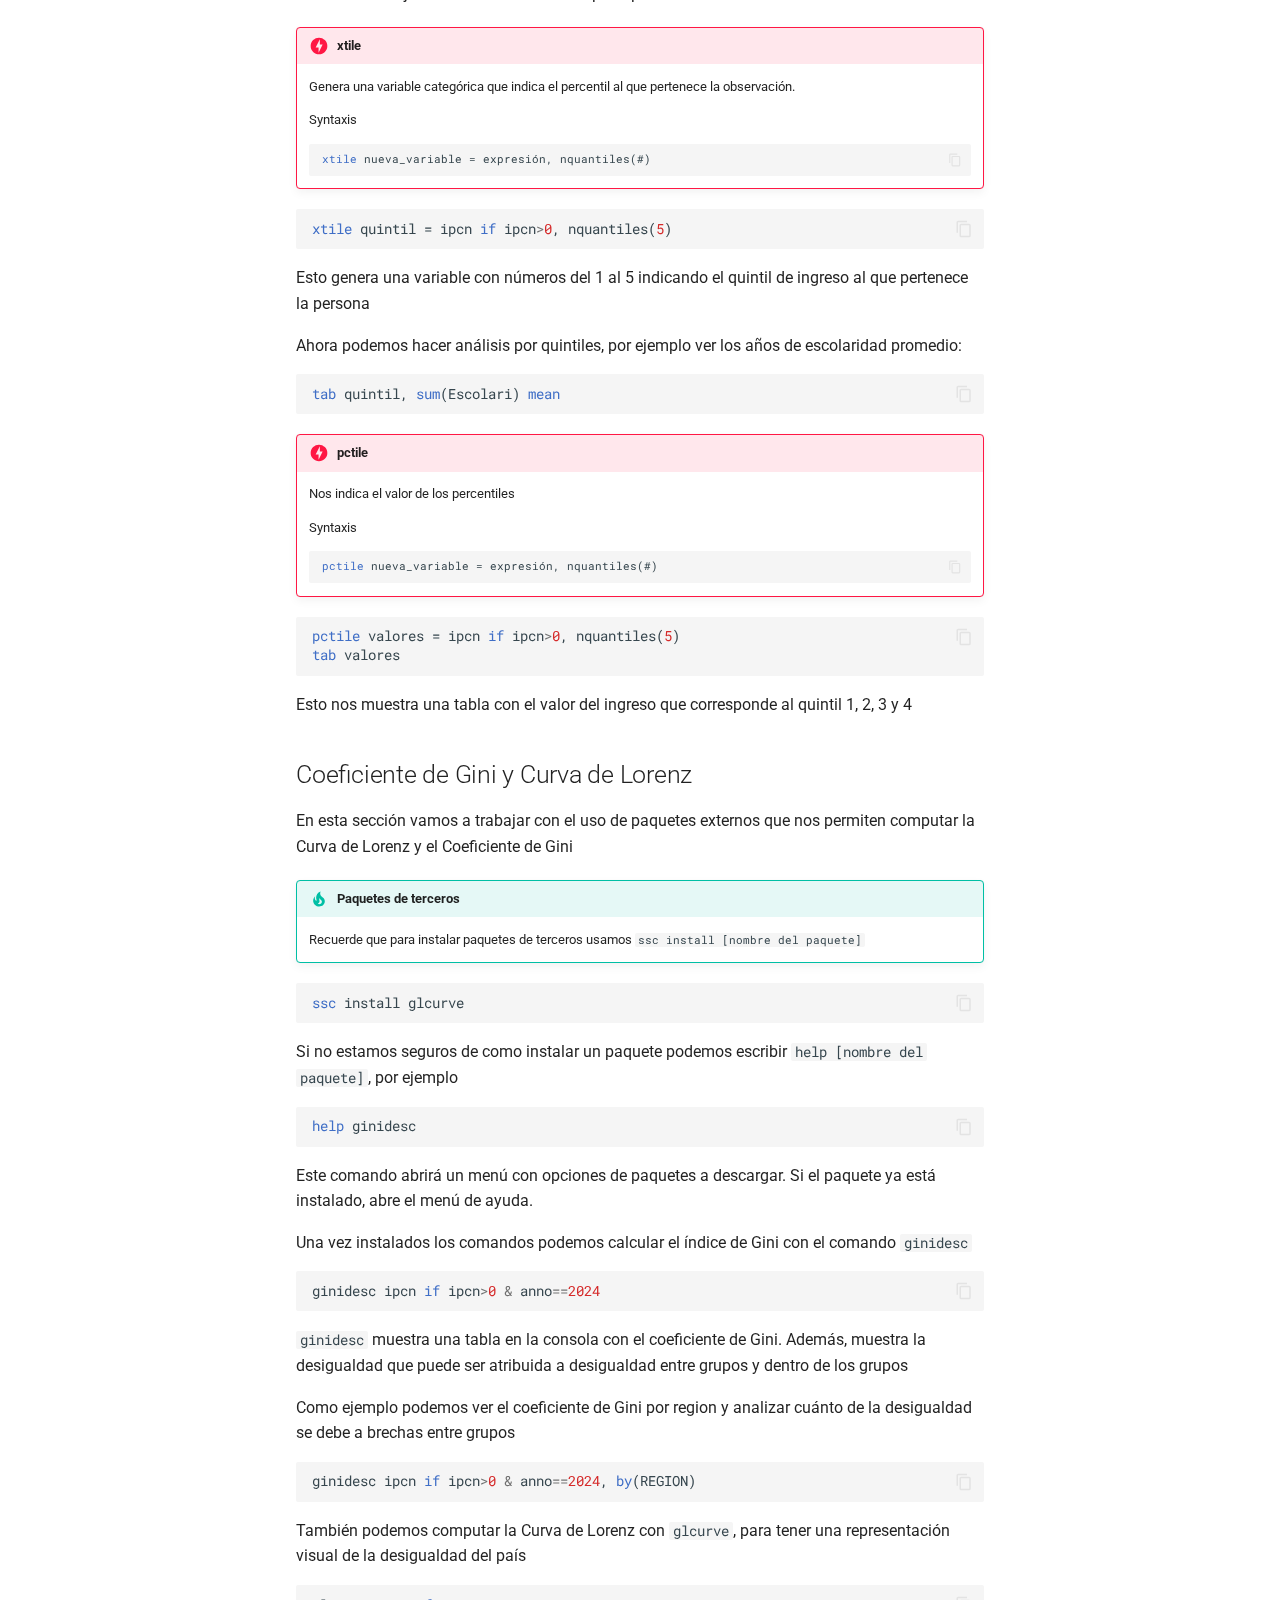
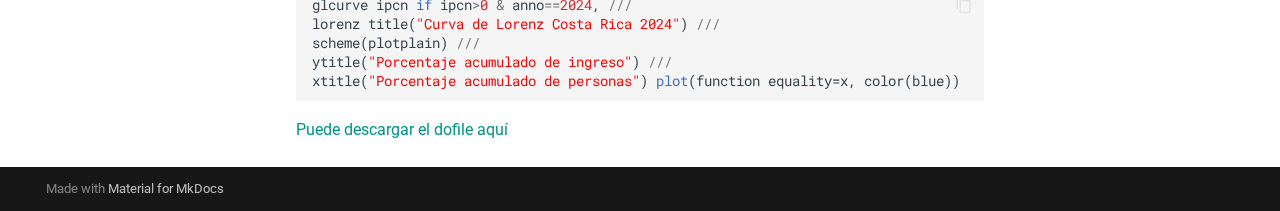
<file: labs/semana_13/index.html>
<!doctype html>
<html lang="en" class="no-js">
  <head>
    
      <meta charset="utf-8">
      <meta name="viewport" content="width=device-width,initial-scale=1">
      
      
      
      
        <link rel="prev" href="../lab1/">
      
      
        <link rel="next" href="../../practicas/stata1/">
      
      
      <link rel="icon" href="../../assets/images/favicon.png">
      <meta name="generator" content="mkdocs-1.6.1, mkdocs-material-9.6.14">
    
    
      
        <title>Semana 13 - Datos Económicos UCR</title>
      
    
    
      <link rel="stylesheet" href="../../assets/stylesheets/main.342714a4.min.css">
      
        
        <link rel="stylesheet" href="../../assets/stylesheets/palette.06af60db.min.css">
      
      


    
    
      
    
    
      
        
        
        <link rel="preconnect" href="https://fonts.gstatic.com" crossorigin>
        <link rel="stylesheet" href="https://fonts.googleapis.com/css?family=Roboto:300,300i,400,400i,700,700i%7CRoboto+Mono:400,400i,700,700i&display=fallback">
        <style>:root{--md-text-font:"Roboto";--md-code-font:"Roboto Mono"}</style>
      
    
    
      <link rel="stylesheet" href="../../stylesheets/add_stylesheet.css">
    
    <script>__md_scope=new URL("../..",location),__md_hash=e=>[...e].reduce(((e,_)=>(e<<5)-e+_.charCodeAt(0)),0),__md_get=(e,_=localStorage,t=__md_scope)=>JSON.parse(_.getItem(t.pathname+"."+e)),__md_set=(e,_,t=localStorage,a=__md_scope)=>{try{t.setItem(a.pathname+"."+e,JSON.stringify(_))}catch(e){}}</script>
    
      

    
    
    
  </head>
  
  
    
    
      
    
    
    
    
    <body dir="ltr" data-md-color-scheme="default" data-md-color-primary="teal" data-md-color-accent="indigo">
  
    
    <input class="md-toggle" data-md-toggle="drawer" type="checkbox" id="__drawer" autocomplete="off">
    <input class="md-toggle" data-md-toggle="search" type="checkbox" id="__search" autocomplete="off">
    <label class="md-overlay" for="__drawer"></label>
    <div data-md-component="skip">
      
        
        <a href="#factor-de-expansion" class="md-skip">
          Skip to content
        </a>
      
    </div>
    <div data-md-component="announce">
      
    </div>
    
    
      

  

<header class="md-header md-header--shadow md-header--lifted" data-md-component="header">
  <nav class="md-header__inner md-grid" aria-label="Header">
    <a href="../.." title="Datos Económicos UCR" class="md-header__button md-logo" aria-label="Datos Económicos UCR" data-md-component="logo">
      
  
  <svg xmlns="http://www.w3.org/2000/svg" viewBox="0 0 24 24"><path d="M12 8a3 3 0 0 0 3-3 3 3 0 0 0-3-3 3 3 0 0 0-3 3 3 3 0 0 0 3 3m0 3.54C9.64 9.35 6.5 8 3 8v11c3.5 0 6.64 1.35 9 3.54 2.36-2.19 5.5-3.54 9-3.54V8c-3.5 0-6.64 1.35-9 3.54"/></svg>

    </a>
    <label class="md-header__button md-icon" for="__drawer">
      
      <svg xmlns="http://www.w3.org/2000/svg" viewBox="0 0 24 24"><path d="M3 6h18v2H3zm0 5h18v2H3zm0 5h18v2H3z"/></svg>
    </label>
    <div class="md-header__title" data-md-component="header-title">
      <div class="md-header__ellipsis">
        <div class="md-header__topic">
          <span class="md-ellipsis">
            Datos Económicos UCR
          </span>
        </div>
        <div class="md-header__topic" data-md-component="header-topic">
          <span class="md-ellipsis">
            
              Semana 13
            
          </span>
        </div>
      </div>
    </div>
    
      
        <form class="md-header__option" data-md-component="palette">
  
    
    
    
    <input class="md-option" data-md-color-media="" data-md-color-scheme="default" data-md-color-primary="teal" data-md-color-accent="indigo"  aria-label="Switch to dark mode"  type="radio" name="__palette" id="__palette_0">
    
      <label class="md-header__button md-icon" title="Switch to dark mode" for="__palette_1" hidden>
        <svg xmlns="http://www.w3.org/2000/svg" viewBox="0 0 24 24"><path d="M12 2a7 7 0 0 1 7 7c0 2.38-1.19 4.47-3 5.74V17a1 1 0 0 1-1 1H9a1 1 0 0 1-1-1v-2.26C6.19 13.47 5 11.38 5 9a7 7 0 0 1 7-7M9 21v-1h6v1a1 1 0 0 1-1 1h-4a1 1 0 0 1-1-1m3-17a5 5 0 0 0-5 5c0 2.05 1.23 3.81 3 4.58V16h4v-2.42c1.77-.77 3-2.53 3-4.58a5 5 0 0 0-5-5"/></svg>
      </label>
    
  
    
    
    
    <input class="md-option" data-md-color-media="" data-md-color-scheme="slate" data-md-color-primary="teal" data-md-color-accent="indigo"  aria-label="Switch to light mode"  type="radio" name="__palette" id="__palette_1">
    
      <label class="md-header__button md-icon" title="Switch to light mode" for="__palette_0" hidden>
        <svg xmlns="http://www.w3.org/2000/svg" viewBox="0 0 24 24"><path d="M12 2a7 7 0 0 0-7 7c0 2.38 1.19 4.47 3 5.74V17a1 1 0 0 0 1 1h6a1 1 0 0 0 1-1v-2.26c1.81-1.27 3-3.36 3-5.74a7 7 0 0 0-7-7M9 21a1 1 0 0 0 1 1h4a1 1 0 0 0 1-1v-1H9z"/></svg>
      </label>
    
  
</form>
      
    
    
      <script>var palette=__md_get("__palette");if(palette&&palette.color){if("(prefers-color-scheme)"===palette.color.media){var media=matchMedia("(prefers-color-scheme: light)"),input=document.querySelector(media.matches?"[data-md-color-media='(prefers-color-scheme: light)']":"[data-md-color-media='(prefers-color-scheme: dark)']");palette.color.media=input.getAttribute("data-md-color-media"),palette.color.scheme=input.getAttribute("data-md-color-scheme"),palette.color.primary=input.getAttribute("data-md-color-primary"),palette.color.accent=input.getAttribute("data-md-color-accent")}for(var[key,value]of Object.entries(palette.color))document.body.setAttribute("data-md-color-"+key,value)}</script>
    
    
    
      
      
        <label class="md-header__button md-icon" for="__search">
          
          <svg xmlns="http://www.w3.org/2000/svg" viewBox="0 0 24 24"><path d="M9.5 3A6.5 6.5 0 0 1 16 9.5c0 1.61-.59 3.09-1.56 4.23l.27.27h.79l5 5-1.5 1.5-5-5v-.79l-.27-.27A6.52 6.52 0 0 1 9.5 16 6.5 6.5 0 0 1 3 9.5 6.5 6.5 0 0 1 9.5 3m0 2C7 5 5 7 5 9.5S7 14 9.5 14 14 12 14 9.5 12 5 9.5 5"/></svg>
        </label>
        <div class="md-search" data-md-component="search" role="dialog">
  <label class="md-search__overlay" for="__search"></label>
  <div class="md-search__inner" role="search">
    <form class="md-search__form" name="search">
      <input type="text" class="md-search__input" name="query" aria-label="Search" placeholder="Search" autocapitalize="off" autocorrect="off" autocomplete="off" spellcheck="false" data-md-component="search-query" required>
      <label class="md-search__icon md-icon" for="__search">
        
        <svg xmlns="http://www.w3.org/2000/svg" viewBox="0 0 24 24"><path d="M9.5 3A6.5 6.5 0 0 1 16 9.5c0 1.61-.59 3.09-1.56 4.23l.27.27h.79l5 5-1.5 1.5-5-5v-.79l-.27-.27A6.52 6.52 0 0 1 9.5 16 6.5 6.5 0 0 1 3 9.5 6.5 6.5 0 0 1 9.5 3m0 2C7 5 5 7 5 9.5S7 14 9.5 14 14 12 14 9.5 12 5 9.5 5"/></svg>
        
        <svg xmlns="http://www.w3.org/2000/svg" viewBox="0 0 24 24"><path d="M20 11v2H8l5.5 5.5-1.42 1.42L4.16 12l7.92-7.92L13.5 5.5 8 11z"/></svg>
      </label>
      <nav class="md-search__options" aria-label="Search">
        
        <button type="reset" class="md-search__icon md-icon" title="Clear" aria-label="Clear" tabindex="-1">
          
          <svg xmlns="http://www.w3.org/2000/svg" viewBox="0 0 24 24"><path d="M19 6.41 17.59 5 12 10.59 6.41 5 5 6.41 10.59 12 5 17.59 6.41 19 12 13.41 17.59 19 19 17.59 13.41 12z"/></svg>
        </button>
      </nav>
      
    </form>
    <div class="md-search__output">
      <div class="md-search__scrollwrap" tabindex="0" data-md-scrollfix>
        <div class="md-search-result" data-md-component="search-result">
          <div class="md-search-result__meta">
            Initializing search
          </div>
          <ol class="md-search-result__list" role="presentation"></ol>
        </div>
      </div>
    </div>
  </div>
</div>
      
    
    
  </nav>
  
    
      
<nav class="md-tabs" aria-label="Tabs" data-md-component="tabs">
  <div class="md-grid">
    <ul class="md-tabs__list">
      
        
  
  
  
  
    <li class="md-tabs__item">
      <a href="../.." class="md-tabs__link">
        
  
  
    
  
  Introducción

      </a>
    </li>
  

      
        
  
  
  
    
  
  
    
    
      <li class="md-tabs__item md-tabs__item--active">
        <a href="../lab1/" class="md-tabs__link">
          
  
  
  Laboratorios

        </a>
      </li>
    
  

      
        
  
  
  
  
    
    
      <li class="md-tabs__item">
        <a href="../../excel.md" class="md-tabs__link">
          
  
  
  Practicas

        </a>
      </li>
    
  

      
        
  
  
  
  
    
    
      <li class="md-tabs__item">
        <a href="../../videos/" class="md-tabs__link">
          
  
  
  Videos

        </a>
      </li>
    
  

      
    </ul>
  </div>
</nav>
    
  
</header>
    
    <div class="md-container" data-md-component="container">
      
      
        
      
      <main class="md-main" data-md-component="main">
        <div class="md-main__inner md-grid">
          
            
              
              <div class="md-sidebar md-sidebar--primary" data-md-component="sidebar" data-md-type="navigation" >
                <div class="md-sidebar__scrollwrap">
                  <div class="md-sidebar__inner">
                    


  


<nav class="md-nav md-nav--primary md-nav--lifted" aria-label="Navigation" data-md-level="0">
  <label class="md-nav__title" for="__drawer">
    <a href="../.." title="Datos Económicos UCR" class="md-nav__button md-logo" aria-label="Datos Económicos UCR" data-md-component="logo">
      
  
  <svg xmlns="http://www.w3.org/2000/svg" viewBox="0 0 24 24"><path d="M12 8a3 3 0 0 0 3-3 3 3 0 0 0-3-3 3 3 0 0 0-3 3 3 3 0 0 0 3 3m0 3.54C9.64 9.35 6.5 8 3 8v11c3.5 0 6.64 1.35 9 3.54 2.36-2.19 5.5-3.54 9-3.54V8c-3.5 0-6.64 1.35-9 3.54"/></svg>

    </a>
    Datos Económicos UCR
  </label>
  
  <ul class="md-nav__list" data-md-scrollfix>
    
      
      
  
  
  
  
    <li class="md-nav__item">
      <a href="../.." class="md-nav__link">
        
  
  
  <span class="md-ellipsis">
    Introducción
    
  </span>
  

      </a>
    </li>
  

    
      
      
  
  
    
  
  
  
    
    
    
    
      
        
        
      
      
    
    
    <li class="md-nav__item md-nav__item--active md-nav__item--section md-nav__item--nested">
      
        
        
        <input class="md-nav__toggle md-toggle " type="checkbox" id="__nav_2" checked>
        
          
          <label class="md-nav__link" for="__nav_2" id="__nav_2_label" tabindex="">
            
  
  
  <span class="md-ellipsis">
    Laboratorios
    
  </span>
  

            <span class="md-nav__icon md-icon"></span>
          </label>
        
        <nav class="md-nav" data-md-level="1" aria-labelledby="__nav_2_label" aria-expanded="true">
          <label class="md-nav__title" for="__nav_2">
            <span class="md-nav__icon md-icon"></span>
            Laboratorios
          </label>
          <ul class="md-nav__list" data-md-scrollfix>
            
              
                
  
  
  
  
    <li class="md-nav__item">
      <a href="../lab1/" class="md-nav__link">
        
  
  
  <span class="md-ellipsis">
    Intro
    
  </span>
  

      </a>
    </li>
  

              
            
              
                
  
  
    
  
  
  
    <li class="md-nav__item md-nav__item--active">
      
      <input class="md-nav__toggle md-toggle" type="checkbox" id="__toc">
      
      
        
      
      
      <a href="./" class="md-nav__link md-nav__link--active">
        
  
  
  <span class="md-ellipsis">
    Semana 13
    
  </span>
  

      </a>
      
    </li>
  

              
            
          </ul>
        </nav>
      
    </li>
  

    
      
      
  
  
  
  
    
    
    
    
      
      
    
    
    <li class="md-nav__item md-nav__item--nested">
      
        
        
        <input class="md-nav__toggle md-toggle " type="checkbox" id="__nav_3" >
        
          
          <label class="md-nav__link" for="__nav_3" id="__nav_3_label" tabindex="0">
            
  
  
  <span class="md-ellipsis">
    Practicas
    
  </span>
  

            <span class="md-nav__icon md-icon"></span>
          </label>
        
        <nav class="md-nav" data-md-level="1" aria-labelledby="__nav_3_label" aria-expanded="false">
          <label class="md-nav__title" for="__nav_3">
            <span class="md-nav__icon md-icon"></span>
            Practicas
          </label>
          <ul class="md-nav__list" data-md-scrollfix>
            
              
                
  
  
  
  
    <li class="md-nav__item">
      <a href="../../excel.md" class="md-nav__link">
        
  
  
  <span class="md-ellipsis">
    Quiz Excel
    
  </span>
  

      </a>
    </li>
  

              
            
              
                
  
  
  
  
    <li class="md-nav__item">
      <a href="../../practicas/stata1/" class="md-nav__link">
        
  
  
  <span class="md-ellipsis">
    Quiz Stata 1
    
  </span>
  

      </a>
    </li>
  

              
            
              
                
  
  
  
  
    <li class="md-nav__item">
      <a href="../../stata2.md" class="md-nav__link">
        
  
  
  <span class="md-ellipsis">
    Quiz Stata 2
    
  </span>
  

      </a>
    </li>
  

              
            
          </ul>
        </nav>
      
    </li>
  

    
      
      
  
  
  
  
    
    
    
    
      
      
    
    
    <li class="md-nav__item md-nav__item--nested">
      
        
        
        <input class="md-nav__toggle md-toggle " type="checkbox" id="__nav_4" >
        
          
          <label class="md-nav__link" for="__nav_4" id="__nav_4_label" tabindex="0">
            
  
  
  <span class="md-ellipsis">
    Videos
    
  </span>
  

            <span class="md-nav__icon md-icon"></span>
          </label>
        
        <nav class="md-nav" data-md-level="1" aria-labelledby="__nav_4_label" aria-expanded="false">
          <label class="md-nav__title" for="__nav_4">
            <span class="md-nav__icon md-icon"></span>
            Videos
          </label>
          <ul class="md-nav__list" data-md-scrollfix>
            
              
                
  
  
  
  
    <li class="md-nav__item">
      <a href="../../videos/" class="md-nav__link">
        
  
  
  <span class="md-ellipsis">
    Videos
    
  </span>
  

      </a>
    </li>
  

              
            
          </ul>
        </nav>
      
    </li>
  

    
  </ul>
</nav>
                  </div>
                </div>
              </div>
            
            
              
              <div class="md-sidebar md-sidebar--secondary" data-md-component="sidebar" data-md-type="toc" >
                <div class="md-sidebar__scrollwrap">
                  <div class="md-sidebar__inner">
                    

<nav class="md-nav md-nav--secondary" aria-label="Table of contents">
  
  
  
    
  
  
</nav>
                  </div>
                </div>
              </div>
            
          
          
            <div class="md-content" data-md-component="content">
              <article class="md-content__inner md-typeset">
                
                  



<h1 id="factor-de-expansion">Factor de Expansión</h1>
<p>Vamos a empezar cargando la base de datos </p>
<div class="highlight"><pre><span></span><code><span class="k">use</span> <span class="s">&quot;la ubicacion del archivo en la computadora&quot;</span>,<span class="k"> clear</span>
</code></pre></div>
<p>La base tiene ~30,000 mil observaciones, sin embargo, cuando el INEC publica resultados de la situación socioeconómica del país presenta datos extrapolados para todo el país. </p>
<div class="admonition warning">
<p class="admonition-title">Pregunta</p>
<p>¿Cómo es entonces que puede hacer estadísticas sobre 5 millones de personas con una encuesta de 30 mil observaciones?</p>
</div>
<p>Si utilizamos el comando tab, podemos hacer una tabla descriptiva de algunas variables. Realicemos una tabla para el nivel de pobreza según la región.</p>
<p><div class="highlight"><span class="filename">Tab normal</span><pre><span></span><code><span class="k">tab</span> REGION np
</code></pre></div>
Como podrá observar la tabla nos muestra el total de personas según su condicón de pobreza y región de planificación, en total hay  30,514 observaciones. Si queremos saber a cuanto equivalen estos datos con respecto al total de la población, debemos usar el <strong>factor de ponderación o expansión</strong></p>
<div class="admonition tip">
<p class="admonition-title">Factor de ponderación</p>
<p>El factor de ponderación se utiliza para ajustar la representación en
una encuesta. Nos dice cuánto representa una observación en términos poblacionales.</p>
</div>
<p>Por ejemplo, si en el país hay más mujeres que hombres, pero en la encuesta se entrevistan igual número de mujeres que de hombres, entonces el factor de expansión da mayor peso a las mujeres.</p>
<p>En Stata simplemente añadimos la opción <strong>[w=variable]</strong> aquí w significa weight, es decir el peso de cada observación y la variable que tiene el peso de cada observación es "FACTOR"</p>
<p><div class="highlight"><span class="filename">Tab con pesos</span><pre><span></span><code><span class="k">tab</span> REGION np [w=FACTOR]
</code></pre></div>
Como puede ver la tabla ahora muestra un total de 5,257,304 de observaciones. Esto quiere decir que estamos expandiendo los datos para todo el país.</p>
<div class="admonition note">
<p class="admonition-title">Diferentes tipos de pesos</p>
<p><strong>Frecuency weights (fweight):</strong>  Se le indica a Stata que una sola
línea representa observaciones de múltiples personas</p>
<p><strong>Analytic weights (aweight)</strong>: Se usan cuando cada observación
es una media calculada a partir de una muestra de tamaño n.</p>
<p><strong>Sample weights (pweight)</strong>: También conocidas como
ponderaciones de probabilidad, son adecuadas cuando se
realiza un muestreo aleatorio sin reemplazo.</p>
</div>
<p>Podríamos también usarlo con variables que hayamos creado nosotros.</p>
<div class="highlight"><span class="filename">Creamos variable de pobreza</span><pre><span></span><code><span class="c1">*Ponemos personas pobres en categoría 1 y no pobres en categoría 0</span>
<span class="k">recode</span> np (<span class="m">2</span>=<span class="m">1</span>) (<span class="m">3</span>=<span class="m">0</span>),<span class="k"> gen</span>(pobre_dicotomica)
<span class="c1">*Creamos la tabla</span>
<span class="k">tab</span> pobre_dicotomica [w=FACTOR]
</code></pre></div>
<hr />
<h1 id="combinar-bases-de-datos">Combinar bases de datos</h1>
<p>Algo muy común que sucede cuando se está realizando una investigación es querer analizar un problema a lo largo del tiempo, sin embargo, todas las bases de datos con las que hemos trabajado hasta el momento incluyen solo las observaciones para un año en específico.</p>
<p>Suponga que usted quiere ver la evolución de la pobreza a lo largo de los últimos 3 años. Para poder realizar esto deberíamos analizar las bases de datos del 2023, 2024 y 2025. Sería más práctico combinar las bases de datos, que analizar una base a la vez.</p>
<div class="admonition danger">
<p class="admonition-title">Comando append</p>
<p>El comando <strong>append</strong> nos permite juntar bases de datos de manera vertical</p>
</div>
<div class="highlight"><pre><span></span><code><span class="k">append</span> using <span class="s">&quot;base_2.dta&quot;</span>
</code></pre></div>
<p>Utilizando append podemos juntar las bases de datos de ambos años y trabajar con una sola base de datos.</p>
<p>Hasta ahora todo funciona bien, pero si observa la base de datos, notará que no puede diferenciar cuales observaciones pertenecen a cada año. </p>
<div class="admonition tip">
<p class="admonition-title">Generar identificadores</p>
<p>Podemos evitar este problema generando un <strong>identificador</strong> con la opción gen(variable)
<div class="highlight"><pre><span></span><code><span class="k">append</span> using <span class="s">&quot;base_2.dta&quot;</span>,<span class="k"> gen</span>(anno)
</code></pre></div></p>
</div>
<p>Una vez hecho esto podríamos analizar por ejemplo como cambió el porcentaje de personas según su condición de pobreza.</p>
<p>Podemos hacerlo mediante un gráfico de barras.</p>
<div class="highlight"><pre><span></span><code><span class="c1">*Note que para un gráfico de porcentaje no es necesario poner una variable antes de la coma</span>
<span class="c1">*con asyvars le decimos que a STATA que use diferentes colores para la variable que pusimos en el primer over()</span>
<span class="c1">*En este caso el anno</span>
<span class="k">graph</span> bar (percent) [w=FACTOR], over(anno) over(np) asyvars
<span class="k">graph</span> box Escolari [w=FACTOR]<span class="k"> if</span> Escolari<span class="o">!=</span><span class="m">99</span>, over(anno)
</code></pre></div>
<div class="admonition danger">
<p class="admonition-title">Nota</p>
<p>Note el uso del factor de expansión para hacer el gráfico</p>
</div>
<div class="admonition warning">
<p class="admonition-title">Otras manipulaciones</p>
<ul>
<li><strong>Merge</strong>: Une bases de datos con una columna en común de forma horizontal</li>
<li><strong>Collapse</strong>: Resume datos. Permite reducir la base de datos a estadísticas descriptivas</li>
</ul>
<p>*Estas no son cubiertas en el curso </p>
</div>
<hr />
<h1 id="medidas-de-concentracion">Medidas de concentración</h1>
<h2 id="repaso-sobre-percentiles">Repaso sobre percentiles</h2>
<p>A veces es muy útil dividir a la población en percentiles, sobretodo cuando se estudia un tema como la desigualdad</p>
<p>Para esto trabajabamos con 2 comandos principales en Stata</p>
<div class="admonition danger">
<p class="admonition-title">xtile</p>
<p>Genera una variable categórica que indica el percentil al que pertenece la observación.</p>
<p>Syntaxis
<div class="highlight"><pre><span></span><code><span class="k">xtile</span> nueva_variable = expresión, nquantiles(#)
</code></pre></div></p>
</div>
<p><div class="highlight"><pre><span></span><code><span class="k">xtile</span> quintil = ipcn<span class="k"> if</span> ipcn<span class="o">&gt;</span><span class="m">0</span>, nquantiles(<span class="m">5</span>)
</code></pre></div>
Esto genera una variable con números del 1 al 5 indicando el quintil de ingreso al que pertenece la persona</p>
<p>Ahora podemos hacer análisis por quintiles, por ejemplo ver los años de escolaridad promedio:
<div class="highlight"><pre><span></span><code><span class="k">tab</span> quintil,<span class="k"> sum</span>(Escolari)<span class="k"> mean</span>
</code></pre></div></p>
<div class="admonition danger">
<p class="admonition-title">pctile</p>
<p>Nos indica el valor de los percentiles</p>
<p>Syntaxis
<div class="highlight"><pre><span></span><code><span class="k">pctile</span> nueva_variable = expresión, nquantiles(#)
</code></pre></div></p>
</div>
<p><div class="highlight"><pre><span></span><code><span class="k">pctile</span> valores = ipcn<span class="k"> if</span> ipcn<span class="o">&gt;</span><span class="m">0</span>, nquantiles(<span class="m">5</span>)
<span class="k">tab</span> valores
</code></pre></div>
Esto nos muestra una tabla con el valor del ingreso que corresponde al quintil 1, 2, 3 y 4</p>
<h2 id="coeficiente-de-gini-y-curva-de-lorenz">Coeficiente de Gini y Curva de Lorenz</h2>
<p>En esta sección vamos a trabajar con el uso de paquetes externos que nos permiten computar la Curva de Lorenz y el Coeficiente de Gini</p>
<div class="admonition tip">
<p class="admonition-title">Paquetes de terceros</p>
<p>Recuerde que para instalar paquetes de terceros usamos <code>ssc install [nombre del paquete]</code></p>
</div>
<div class="highlight"><pre><span></span><code><span class="k">ssc</span> install glcurve
</code></pre></div>
<p>Si no estamos seguros de como instalar un paquete podemos escribir <code>help [nombre del paquete]</code>, por ejemplo</p>
<div class="highlight"><pre><span></span><code><span class="k">help</span> ginidesc
</code></pre></div>
<p>Este comando abrirá un menú con opciones de paquetes a descargar. Si el paquete ya está instalado, abre el menú de ayuda.</p>
<p>Una vez instalados los comandos podemos calcular el índice de Gini con el comando <code>ginidesc</code></p>
<p><div class="highlight"><pre><span></span><code>ginidesc ipcn<span class="k"> if</span> ipcn<span class="o">&gt;</span><span class="m">0</span> <span class="o">&amp;</span> anno<span class="o">==</span><span class="m">2024</span>
</code></pre></div>
<code>ginidesc</code> muestra una tabla en la consola con el coeficiente de Gini. Además, muestra la desigualdad que puede ser atribuida a desigualdad entre grupos y dentro de los grupos </p>
<p>Como ejemplo podemos ver el coeficiente de Gini por region y analizar cuánto de la desigualdad se debe a brechas entre grupos</p>
<div class="highlight"><pre><span></span><code>ginidesc ipcn<span class="k"> if</span> ipcn<span class="o">&gt;</span><span class="m">0</span> <span class="o">&amp;</span> anno<span class="o">==</span><span class="m">2024</span>,<span class="k"> by</span>(REGION)
</code></pre></div>
<p>También podemos computar la Curva de Lorenz con <code>glcurve</code>, para tener una representación visual de la desigualdad del país</p>
<div class="highlight"><pre><span></span><code>glcurve ipcn<span class="k"> if</span> ipcn<span class="o">&gt;</span><span class="m">0</span> <span class="o">&amp;</span> anno<span class="o">==</span><span class="m">2024</span>, <span class="cs">///</span>
lorenz title(<span class="s">&quot;Curva de Lorenz Costa Rica 2024&quot;</span>) <span class="cs">///</span>
scheme(plotplain) <span class="cs">///</span>
ytitle(<span class="s">&quot;Porcentaje acumulado de ingreso&quot;</span>) <span class="cs">///</span>
xtitle(<span class="s">&quot;Porcentaje acumulado de personas&quot;</span>)<span class="k"> plot</span>(function equality=x, color(blue))
</code></pre></div>
<p><a href="dofiles/dofile_semana13.do" download>Puede descargar el dofile aquí</a></p>












                
              </article>
            </div>
          
          
<script>var target=document.getElementById(location.hash.slice(1));target&&target.name&&(target.checked=target.name.startsWith("__tabbed_"))</script>
        </div>
        
      </main>
      
        <footer class="md-footer">
  
  <div class="md-footer-meta md-typeset">
    <div class="md-footer-meta__inner md-grid">
      <div class="md-copyright">
  
  
    Made with
    <a href="https://squidfunk.github.io/mkdocs-material/" target="_blank" rel="noopener">
      Material for MkDocs
    </a>
  
</div>
      
    </div>
  </div>
</footer>
      
    </div>
    <div class="md-dialog" data-md-component="dialog">
      <div class="md-dialog__inner md-typeset"></div>
    </div>
    
    
    
      
      <script id="__config" type="application/json">{"base": "../..", "features": ["navigation.tabs", "navigation.tabs.sticky", "content.code.annotate", "content.code.copy"], "search": "../../assets/javascripts/workers/search.d50fe291.min.js", "tags": null, "translations": {"clipboard.copied": "Copied to clipboard", "clipboard.copy": "Copy to clipboard", "search.result.more.one": "1 more on this page", "search.result.more.other": "# more on this page", "search.result.none": "No matching documents", "search.result.one": "1 matching document", "search.result.other": "# matching documents", "search.result.placeholder": "Type to start searching", "search.result.term.missing": "Missing", "select.version": "Select version"}, "version": null}</script>
    
    
      <script src="../../assets/javascripts/bundle.13a4f30d.min.js"></script>
      
    
  </body>
</html>
</file>
<file: stylesheets/add_stylesheet.css>
:root > * {
  --md-code-hl-string-color: #FF0000;
}

.md-typeset hr {
  border-top-width: 4px; /* Adjust thickness as desired */
}
</file>
<file: assets/stylesheets/main.342714a4.min.css>
@charset "UTF-8";html{-webkit-text-size-adjust:none;-moz-text-size-adjust:none;text-size-adjust:none;box-sizing:border-box}*,:after,:before{box-sizing:inherit}@media (prefers-reduced-motion){*,:after,:before{transition:none!important}}body{margin:0}a,button,input,label{-webkit-tap-highlight-color:transparent}a{color:inherit;text-decoration:none}hr{border:0;box-sizing:initial;display:block;height:.05rem;overflow:visible;padding:0}small{font-size:80%}sub,sup{line-height:1em}img{border-style:none}table{border-collapse:initial;border-spacing:0}td,th{font-weight:400;vertical-align:top}button{background:#0000;border:0;font-family:inherit;font-size:inherit;margin:0;padding:0}input{border:0;outline:none}:root{--md-primary-fg-color:#4051b5;--md-primary-fg-color--light:#5d6cc0;--md-primary-fg-color--dark:#303fa1;--md-primary-bg-color:#fff;--md-primary-bg-color--light:#ffffffb3;--md-accent-fg-color:#526cfe;--md-accent-fg-color--transparent:#526cfe1a;--md-accent-bg-color:#fff;--md-accent-bg-color--light:#ffffffb3}[data-md-color-scheme=default]{color-scheme:light}[data-md-color-scheme=default] img[src$="#gh-dark-mode-only"],[data-md-color-scheme=default] img[src$="#only-dark"]{display:none}:root,[data-md-color-scheme=default]{--md-hue:225deg;--md-default-fg-color:#000000de;--md-default-fg-color--light:#0000008a;--md-default-fg-color--lighter:#00000052;--md-default-fg-color--lightest:#00000012;--md-default-bg-color:#fff;--md-default-bg-color--light:#ffffffb3;--md-default-bg-color--lighter:#ffffff4d;--md-default-bg-color--lightest:#ffffff1f;--md-code-fg-color:#36464e;--md-code-bg-color:#f5f5f5;--md-code-hl-color:#4287ff;--md-code-hl-color--light:#4287ff1a;--md-code-hl-number-color:#d52a2a;--md-code-hl-special-color:#db1457;--md-code-hl-function-color:#a846b9;--md-code-hl-constant-color:#6e59d9;--md-code-hl-keyword-color:#3f6ec6;--md-code-hl-string-color:#1c7d4d;--md-code-hl-name-color:var(--md-code-fg-color);--md-code-hl-operator-color:var(--md-default-fg-color--light);--md-code-hl-punctuation-color:var(--md-default-fg-color--light);--md-code-hl-comment-color:var(--md-default-fg-color--light);--md-code-hl-generic-color:var(--md-default-fg-color--light);--md-code-hl-variable-color:var(--md-default-fg-color--light);--md-typeset-color:var(--md-default-fg-color);--md-typeset-a-color:var(--md-primary-fg-color);--md-typeset-del-color:#f5503d26;--md-typeset-ins-color:#0bd57026;--md-typeset-kbd-color:#fafafa;--md-typeset-kbd-accent-color:#fff;--md-typeset-kbd-border-color:#b8b8b8;--md-typeset-mark-color:#ffff0080;--md-typeset-table-color:#0000001f;--md-typeset-table-color--light:rgba(0,0,0,.035);--md-admonition-fg-color:var(--md-default-fg-color);--md-admonition-bg-color:var(--md-default-bg-color);--md-warning-fg-color:#000000de;--md-warning-bg-color:#ff9;--md-footer-fg-color:#fff;--md-footer-fg-color--light:#ffffffb3;--md-footer-fg-color--lighter:#ffffff73;--md-footer-bg-color:#000000de;--md-footer-bg-color--dark:#00000052;--md-shadow-z1:0 0.2rem 0.5rem #0000000d,0 0 0.05rem #0000001a;--md-shadow-z2:0 0.2rem 0.5rem #0000001a,0 0 0.05rem #00000040;--md-shadow-z3:0 0.2rem 0.5rem #0003,0 0 0.05rem #00000059}.md-icon svg{fill:currentcolor;display:block;height:1.2rem;width:1.2rem}body{-webkit-font-smoothing:antialiased;-moz-osx-font-smoothing:grayscale;--md-text-font-family:var(--md-text-font,_),-apple-system,BlinkMacSystemFont,Helvetica,Arial,sans-serif;--md-code-font-family:var(--md-code-font,_),SFMono-Regular,Consolas,Menlo,monospace}aside,body,input{font-feature-settings:"kern","liga";color:var(--md-typeset-color);font-family:var(--md-text-font-family)}code,kbd,pre{font-feature-settings:"kern";font-family:var(--md-code-font-family)}:root{--md-typeset-table-sort-icon:url('data:image/svg+xml;charset=utf-8,<svg xmlns="http://www.w3.org/2000/svg" viewBox="0 0 24 24"><path d="m18 21-4-4h3V7h-3l4-4 4 4h-3v10h3M2 19v-2h10v2M2 13v-2h7v2M2 7V5h4v2z"/></svg>');--md-typeset-table-sort-icon--asc:url('data:image/svg+xml;charset=utf-8,<svg xmlns="http://www.w3.org/2000/svg" viewBox="0 0 24 24"><path d="M19 17h3l-4 4-4-4h3V3h2M2 17h10v2H2M6 5v2H2V5m0 6h7v2H2z"/></svg>');--md-typeset-table-sort-icon--desc:url('data:image/svg+xml;charset=utf-8,<svg xmlns="http://www.w3.org/2000/svg" viewBox="0 0 24 24"><path d="M19 7h3l-4-4-4 4h3v14h2M2 17h10v2H2M6 5v2H2V5m0 6h7v2H2z"/></svg>')}.md-typeset{-webkit-print-color-adjust:exact;color-adjust:exact;font-size:.8rem;line-height:1.6;overflow-wrap:break-word}@media print{.md-typeset{font-size:.68rem}}.md-typeset blockquote,.md-typeset dl,.md-typeset figure,.md-typeset ol,.md-typeset pre,.md-typeset ul{margin-bottom:1em;margin-top:1em}.md-typeset h1{color:var(--md-default-fg-color--light);font-size:2em;line-height:1.3;margin:0 0 1.25em}.md-typeset h1,.md-typeset h2{font-weight:300;letter-spacing:-.01em}.md-typeset h2{font-size:1.5625em;line-height:1.4;margin:1.6em 0 .64em}.md-typeset h3{font-size:1.25em;font-weight:400;letter-spacing:-.01em;line-height:1.5;margin:1.6em 0 .8em}.md-typeset h2+h3{margin-top:.8em}.md-typeset h4{font-weight:700;letter-spacing:-.01em;margin:1em 0}.md-typeset h5,.md-typeset h6{color:var(--md-default-fg-color--light);font-size:.8em;font-weight:700;letter-spacing:-.01em;margin:1.25em 0}.md-typeset h5{text-transform:uppercase}.md-typeset h5 code{text-transform:none}.md-typeset hr{border-bottom:.05rem solid var(--md-default-fg-color--lightest);display:flow-root;margin:1.5em 0}.md-typeset a{color:var(--md-typeset-a-color);word-break:break-word}.md-typeset a,.md-typeset a:before{transition:color 125ms}.md-typeset a:focus,.md-typeset a:hover{color:var(--md-accent-fg-color)}.md-typeset a:focus code,.md-typeset a:hover code{background-color:var(--md-accent-fg-color--transparent)}.md-typeset a code{color:currentcolor;transition:background-color 125ms}.md-typeset a.focus-visible{outline-color:var(--md-accent-fg-color);outline-offset:.2rem}.md-typeset code,.md-typeset kbd,.md-typeset pre{color:var(--md-code-fg-color);direction:ltr;font-variant-ligatures:none}@media print{.md-typeset code,.md-typeset kbd,.md-typeset pre{white-space:pre-wrap}}.md-typeset code{background-color:var(--md-code-bg-color);border-radius:.1rem;-webkit-box-decoration-break:clone;box-decoration-break:clone;font-size:.85em;padding:0 .2941176471em;word-break:break-word}.md-typeset code:not(.focus-visible){-webkit-tap-highlight-color:transparent;outline:none}.md-typeset pre{display:flow-root;line-height:1.4;position:relative}.md-typeset pre>code{-webkit-box-decoration-break:slice;box-decoration-break:slice;box-shadow:none;display:block;margin:0;outline-color:var(--md-accent-fg-color);overflow:auto;padding:.7720588235em 1.1764705882em;scrollbar-color:var(--md-default-fg-color--lighter) #0000;scrollbar-width:thin;touch-action:auto;word-break:normal}.md-typeset pre>code:hover{scrollbar-color:var(--md-accent-fg-color) #0000}.md-typeset pre>code::-webkit-scrollbar{height:.2rem;width:.2rem}.md-typeset pre>code::-webkit-scrollbar-thumb{background-color:var(--md-default-fg-color--lighter)}.md-typeset pre>code::-webkit-scrollbar-thumb:hover{background-color:var(--md-accent-fg-color)}.md-typeset kbd{background-color:var(--md-typeset-kbd-color);border-radius:.1rem;box-shadow:0 .1rem 0 .05rem var(--md-typeset-kbd-border-color),0 .1rem 0 var(--md-typeset-kbd-border-color),0 -.1rem .2rem var(--md-typeset-kbd-accent-color) inset;color:var(--md-default-fg-color);display:inline-block;font-size:.75em;padding:0 .6666666667em;vertical-align:text-top;word-break:break-word}.md-typeset mark{background-color:var(--md-typeset-mark-color);-webkit-box-decoration-break:clone;box-decoration-break:clone;color:inherit;word-break:break-word}.md-typeset abbr{border-bottom:.05rem dotted var(--md-default-fg-color--light);cursor:help;text-decoration:none}.md-typeset small{opacity:.75}[dir=ltr] .md-typeset sub,[dir=ltr] .md-typeset sup{margin-left:.078125em}[dir=rtl] .md-typeset sub,[dir=rtl] .md-typeset sup{margin-right:.078125em}[dir=ltr] .md-typeset blockquote{padding-left:.6rem}[dir=rtl] .md-typeset blockquote{padding-right:.6rem}[dir=ltr] .md-typeset blockquote{border-left:.2rem solid var(--md-default-fg-color--lighter)}[dir=rtl] .md-typeset blockquote{border-right:.2rem solid var(--md-default-fg-color--lighter)}.md-typeset blockquote{color:var(--md-default-fg-color--light);margin-left:0;margin-right:0}.md-typeset ul{list-style-type:disc}.md-typeset ul[type]{list-style-type:revert-layer}[dir=ltr] .md-typeset ol,[dir=ltr] .md-typeset ul{margin-left:.625em}[dir=rtl] .md-typeset ol,[dir=rtl] .md-typeset ul{margin-right:.625em}.md-typeset ol,.md-typeset ul{padding:0}.md-typeset ol:not([hidden]),.md-typeset ul:not([hidden]){display:flow-root}.md-typeset ol ol,.md-typeset ul ol{list-style-type:lower-alpha}.md-typeset ol ol ol,.md-typeset ul ol ol{list-style-type:lower-roman}.md-typeset ol ol ol ol,.md-typeset ul ol ol ol{list-style-type:upper-alpha}.md-typeset ol ol ol ol ol,.md-typeset ul ol ol ol ol{list-style-type:upper-roman}.md-typeset ol[type],.md-typeset ul[type]{list-style-type:revert-layer}[dir=ltr] .md-typeset ol li,[dir=ltr] .md-typeset ul li{margin-left:1.25em}[dir=rtl] .md-typeset ol li,[dir=rtl] .md-typeset ul li{margin-right:1.25em}.md-typeset ol li,.md-typeset ul li{margin-bottom:.5em}.md-typeset ol li blockquote,.md-typeset ol li p,.md-typeset ul li blockquote,.md-typeset ul li p{margin:.5em 0}.md-typeset ol li:last-child,.md-typeset ul li:last-child{margin-bottom:0}[dir=ltr] .md-typeset ol li ol,[dir=ltr] .md-typeset ol li ul,[dir=ltr] .md-typeset ul li ol,[dir=ltr] .md-typeset ul li ul{margin-left:.625em}[dir=rtl] .md-typeset ol li ol,[dir=rtl] .md-typeset ol li ul,[dir=rtl] .md-typeset ul li ol,[dir=rtl] .md-typeset ul li ul{margin-right:.625em}.md-typeset ol li ol,.md-typeset ol li ul,.md-typeset ul li ol,.md-typeset ul li ul{margin-bottom:.5em;margin-top:.5em}[dir=ltr] .md-typeset dd{margin-left:1.875em}[dir=rtl] .md-typeset dd{margin-right:1.875em}.md-typeset dd{margin-bottom:1.5em;margin-top:1em}.md-typeset img,.md-typeset svg,.md-typeset video{height:auto;max-width:100%}.md-typeset img[align=left]{margin:1em 1em 1em 0}.md-typeset img[align=right]{margin:1em 0 1em 1em}.md-typeset img[align]:only-child{margin-top:0}.md-typeset figure{display:flow-root;margin:1em auto;max-width:100%;text-align:center;width:-moz-fit-content;width:fit-content}.md-typeset figure img{display:block;margin:0 auto}.md-typeset figcaption{font-style:italic;margin:1em auto;max-width:24rem}.md-typeset iframe{max-width:100%}.md-typeset table:not([class]){background-color:var(--md-default-bg-color);border:.05rem solid var(--md-typeset-table-color);border-radius:.1rem;display:inline-block;font-size:.64rem;max-width:100%;overflow:auto;touch-action:auto}@media print{.md-typeset table:not([class]){display:table}}.md-typeset table:not([class])+*{margin-top:1.5em}.md-typeset table:not([class]) td>:first-child,.md-typeset table:not([class]) th>:first-child{margin-top:0}.md-typeset table:not([class]) td>:last-child,.md-typeset table:not([class]) th>:last-child{margin-bottom:0}.md-typeset table:not([class]) td:not([align]),.md-typeset table:not([class]) th:not([align]){text-align:left}[dir=rtl] .md-typeset table:not([class]) td:not([align]),[dir=rtl] .md-typeset table:not([class]) th:not([align]){text-align:right}.md-typeset table:not([class]) th{font-weight:700;min-width:5rem;padding:.9375em 1.25em;vertical-align:top}.md-typeset table:not([class]) td{border-top:.05rem solid var(--md-typeset-table-color);padding:.9375em 1.25em;vertical-align:top}.md-typeset table:not([class]) tbody tr{transition:background-color 125ms}.md-typeset table:not([class]) tbody tr:hover{background-color:var(--md-typeset-table-color--light);box-shadow:0 .05rem 0 var(--md-default-bg-color) inset}.md-typeset table:not([class]) a{word-break:normal}.md-typeset table th[role=columnheader]{cursor:pointer}[dir=ltr] .md-typeset table th[role=columnheader]:after{margin-left:.5em}[dir=rtl] .md-typeset table th[role=columnheader]:after{margin-right:.5em}.md-typeset table th[role=columnheader]:after{content:"";display:inline-block;height:1.2em;-webkit-mask-image:var(--md-typeset-table-sort-icon);mask-image:var(--md-typeset-table-sort-icon);-webkit-mask-repeat:no-repeat;mask-repeat:no-repeat;-webkit-mask-size:contain;mask-size:contain;transition:background-color 125ms;vertical-align:text-bottom;width:1.2em}.md-typeset table th[role=columnheader]:hover:after{background-color:var(--md-default-fg-color--lighter)}.md-typeset table th[role=columnheader][aria-sort=ascending]:after{background-color:var(--md-default-fg-color--light);-webkit-mask-image:var(--md-typeset-table-sort-icon--asc);mask-image:var(--md-typeset-table-sort-icon--asc)}.md-typeset table th[role=columnheader][aria-sort=descending]:after{background-color:var(--md-default-fg-color--light);-webkit-mask-image:var(--md-typeset-table-sort-icon--desc);mask-image:var(--md-typeset-table-sort-icon--desc)}.md-typeset__scrollwrap{margin:1em -.8rem;overflow-x:auto;touch-action:auto}.md-typeset__table{display:inline-block;margin-bottom:.5em;padding:0 .8rem}@media print{.md-typeset__table{display:block}}html .md-typeset__table table{display:table;margin:0;overflow:hidden;width:100%}@media screen and (max-width:44.984375em){.md-content__inner>pre{margin:1em -.8rem}.md-content__inner>pre code{border-radius:0}}.md-typeset .md-author{border-radius:100%;display:block;flex-shrink:0;height:1.6rem;overflow:hidden;position:relative;transition:color 125ms,transform 125ms;width:1.6rem}.md-typeset .md-author img{display:block}.md-typeset .md-author--more{background:var(--md-default-fg-color--lightest);color:var(--md-default-fg-color--lighter);font-size:.6rem;font-weight:700;line-height:1.6rem;text-align:center}.md-typeset .md-author--long{height:2.4rem;width:2.4rem}.md-typeset a.md-author{transform:scale(1)}.md-typeset a.md-author img{border-radius:100%;filter:grayscale(100%) opacity(75%);transition:filter 125ms}.md-typeset a.md-author:focus,.md-typeset a.md-author:hover{transform:scale(1.1);z-index:1}.md-typeset a.md-author:focus img,.md-typeset a.md-author:hover img{filter:grayscale(0)}.md-banner{background-color:var(--md-footer-bg-color);color:var(--md-footer-fg-color);overflow:auto}@media print{.md-banner{display:none}}.md-banner--warning{background-color:var(--md-warning-bg-color);color:var(--md-warning-fg-color)}.md-banner__inner{font-size:.7rem;margin:.6rem auto;padding:0 .8rem}[dir=ltr] .md-banner__button{float:right}[dir=rtl] .md-banner__button{float:left}.md-banner__button{color:inherit;cursor:pointer;transition:opacity .25s}.no-js .md-banner__button{display:none}.md-banner__button:hover{opacity:.7}html{font-size:125%;height:100%;overflow-x:hidden}@media screen and (min-width:100em){html{font-size:137.5%}}@media screen and (min-width:125em){html{font-size:150%}}body{background-color:var(--md-default-bg-color);display:flex;flex-direction:column;font-size:.5rem;min-height:100%;position:relative;width:100%}@media print{body{display:block}}@media screen and (max-width:59.984375em){body[data-md-scrolllock]{position:fixed}}.md-grid{margin-left:auto;margin-right:auto;max-width:61rem}.md-container{display:flex;flex-direction:column;flex-grow:1}@media print{.md-container{display:block}}.md-main{flex-grow:1}.md-main__inner{display:flex;height:100%;margin-top:1.5rem}.md-ellipsis{overflow:hidden;text-overflow:ellipsis}.md-toggle{display:none}.md-option{height:0;opacity:0;position:absolute;width:0}.md-option:checked+label:not([hidden]){display:block}.md-option.focus-visible+label{outline-color:var(--md-accent-fg-color);outline-style:auto}.md-skip{background-color:var(--md-default-fg-color);border-radius:.1rem;color:var(--md-default-bg-color);font-size:.64rem;margin:.5rem;opacity:0;outline-color:var(--md-accent-fg-color);padding:.3rem .5rem;position:fixed;transform:translateY(.4rem);z-index:-1}.md-skip:focus{opacity:1;transform:translateY(0);transition:transform .25s cubic-bezier(.4,0,.2,1),opacity 175ms 75ms;z-index:10}@page{margin:25mm}:root{--md-clipboard-icon:url('data:image/svg+xml;charset=utf-8,<svg xmlns="http://www.w3.org/2000/svg" viewBox="0 0 24 24"><path d="M19 21H8V7h11m0-2H8a2 2 0 0 0-2 2v14a2 2 0 0 0 2 2h11a2 2 0 0 0 2-2V7a2 2 0 0 0-2-2m-3-4H4a2 2 0 0 0-2 2v14h2V3h12z"/></svg>')}.md-clipboard{border-radius:.1rem;color:var(--md-default-fg-color--lightest);cursor:pointer;height:1.5em;outline-color:var(--md-accent-fg-color);outline-offset:.1rem;position:absolute;right:.5em;top:.5em;transition:color .25s;width:1.5em;z-index:1}@media print{.md-clipboard{display:none}}.md-clipboard:not(.focus-visible){-webkit-tap-highlight-color:transparent;outline:none}:hover>.md-clipboard{color:var(--md-default-fg-color--light)}.md-clipboard:focus,.md-clipboard:hover{color:var(--md-accent-fg-color)}.md-clipboard:after{background-color:currentcolor;content:"";display:block;height:1.125em;margin:0 auto;-webkit-mask-image:var(--md-clipboard-icon);mask-image:var(--md-clipboard-icon);-webkit-mask-position:center;mask-position:center;-webkit-mask-repeat:no-repeat;mask-repeat:no-repeat;-webkit-mask-size:contain;mask-size:contain;width:1.125em}.md-clipboard--inline{cursor:pointer}.md-clipboard--inline code{transition:color .25s,background-color .25s}.md-clipboard--inline:focus code,.md-clipboard--inline:hover code{background-color:var(--md-accent-fg-color--transparent);color:var(--md-accent-fg-color)}.md-typeset .md-code__content{display:grid}@keyframes consent{0%{opacity:0;transform:translateY(100%)}to{opacity:1;transform:translateY(0)}}@keyframes overlay{0%{opacity:0}to{opacity:1}}.md-consent__overlay{animation:overlay .25s both;-webkit-backdrop-filter:blur(.1rem);backdrop-filter:blur(.1rem);background-color:#0000008a;height:100%;opacity:1;position:fixed;top:0;width:100%;z-index:5}.md-consent__inner{animation:consent .5s cubic-bezier(.1,.7,.1,1) both;background-color:var(--md-default-bg-color);border:0;border-radius:.1rem;bottom:0;box-shadow:0 0 .2rem #0000001a,0 .2rem .4rem #0003;max-height:100%;overflow:auto;padding:0;position:fixed;width:100%;z-index:5}.md-consent__form{padding:.8rem}.md-consent__settings{display:none;margin:1em 0}input:checked+.md-consent__settings{display:block}.md-consent__controls{margin-bottom:.8rem}.md-typeset .md-consent__controls .md-button{display:inline}@media screen and (max-width:44.984375em){.md-typeset .md-consent__controls .md-button{display:block;margin-top:.4rem;text-align:center;width:100%}}.md-consent label{cursor:pointer}.md-content{flex-grow:1;min-width:0}.md-content__inner{margin:0 .8rem 1.2rem;padding-top:.6rem}@media screen and (min-width:76.25em){[dir=ltr] .md-sidebar--primary:not([hidden])~.md-content>.md-content__inner{margin-left:1.2rem}[dir=ltr] .md-sidebar--secondary:not([hidden])~.md-content>.md-content__inner,[dir=rtl] .md-sidebar--primary:not([hidden])~.md-content>.md-content__inner{margin-right:1.2rem}[dir=rtl] .md-sidebar--secondary:not([hidden])~.md-content>.md-content__inner{margin-left:1.2rem}}.md-content__inner:before{content:"";display:block;height:.4rem}.md-content__inner>:last-child{margin-bottom:0}[dir=ltr] .md-content__button{float:right}[dir=rtl] .md-content__button{float:left}[dir=ltr] .md-content__button{margin-left:.4rem}[dir=rtl] .md-content__button{margin-right:.4rem}.md-content__button{margin:.4rem 0;padding:0}@media print{.md-content__button{display:none}}.md-typeset .md-content__button{color:var(--md-default-fg-color--lighter)}.md-content__button svg{display:inline;vertical-align:top}[dir=rtl] .md-content__button svg{transform:scaleX(-1)}[dir=ltr] .md-dialog{right:.8rem}[dir=rtl] .md-dialog{left:.8rem}.md-dialog{background-color:var(--md-default-fg-color);border-radius:.1rem;bottom:.8rem;box-shadow:var(--md-shadow-z3);min-width:11.1rem;opacity:0;padding:.4rem .6rem;pointer-events:none;position:fixed;transform:translateY(100%);transition:transform 0ms .4s,opacity .4s;z-index:4}@media print{.md-dialog{display:none}}.md-dialog--active{opacity:1;pointer-events:auto;transform:translateY(0);transition:transform .4s cubic-bezier(.075,.85,.175,1),opacity .4s}.md-dialog__inner{color:var(--md-default-bg-color);font-size:.7rem}.md-feedback{margin:2em 0 1em;text-align:center}.md-feedback fieldset{border:none;margin:0;padding:0}.md-feedback__title{font-weight:700;margin:1em auto}.md-feedback__inner{position:relative}.md-feedback__list{display:flex;flex-wrap:wrap;place-content:baseline center;position:relative}.md-feedback__list:hover .md-icon:not(:disabled){color:var(--md-default-fg-color--lighter)}:disabled .md-feedback__list{min-height:1.8rem}.md-feedback__icon{color:var(--md-default-fg-color--light);cursor:pointer;flex-shrink:0;margin:0 .1rem;transition:color 125ms}.md-feedback__icon:not(:disabled).md-icon:hover{color:var(--md-accent-fg-color)}.md-feedback__icon:disabled{color:var(--md-default-fg-color--lightest);pointer-events:none}.md-feedback__note{opacity:0;position:relative;transform:translateY(.4rem);transition:transform .4s cubic-bezier(.1,.7,.1,1),opacity .15s}.md-feedback__note>*{margin:0 auto;max-width:16rem}:disabled .md-feedback__note{opacity:1;transform:translateY(0)}@media print{.md-feedback{display:none}}.md-footer{background-color:var(--md-footer-bg-color);color:var(--md-footer-fg-color)}@media print{.md-footer{display:none}}.md-footer__inner{justify-content:space-between;overflow:auto;padding:.2rem}.md-footer__inner:not([hidden]){display:flex}.md-footer__link{align-items:end;display:flex;flex-grow:0.01;margin-bottom:.4rem;margin-top:1rem;max-width:100%;outline-color:var(--md-accent-fg-color);overflow:hidden;transition:opacity .25s}.md-footer__link:focus,.md-footer__link:hover{opacity:.7}[dir=rtl] .md-footer__link svg{transform:scaleX(-1)}@media screen and (max-width:44.984375em){.md-footer__link--prev{flex-shrink:0}.md-footer__link--prev .md-footer__title{display:none}}[dir=ltr] .md-footer__link--next{margin-left:auto}[dir=rtl] .md-footer__link--next{margin-right:auto}.md-footer__link--next{text-align:right}[dir=rtl] .md-footer__link--next{text-align:left}.md-footer__title{flex-grow:1;font-size:.9rem;margin-bottom:.7rem;max-width:calc(100% - 2.4rem);padding:0 1rem;white-space:nowrap}.md-footer__button{margin:.2rem;padding:.4rem}.md-footer__direction{font-size:.64rem;opacity:.7}.md-footer-meta{background-color:var(--md-footer-bg-color--dark)}.md-footer-meta__inner{display:flex;flex-wrap:wrap;justify-content:space-between;padding:.2rem}html .md-footer-meta.md-typeset a{color:var(--md-footer-fg-color--light)}html .md-footer-meta.md-typeset a:focus,html .md-footer-meta.md-typeset a:hover{color:var(--md-footer-fg-color)}.md-copyright{color:var(--md-footer-fg-color--lighter);font-size:.64rem;margin:auto .6rem;padding:.4rem 0;width:100%}@media screen and (min-width:45em){.md-copyright{width:auto}}.md-copyright__highlight{color:var(--md-footer-fg-color--light)}.md-social{display:inline-flex;gap:.2rem;margin:0 .4rem;padding:.2rem 0 .6rem}@media screen and (min-width:45em){.md-social{padding:.6rem 0}}.md-social__link{display:inline-block;height:1.6rem;text-align:center;width:1.6rem}.md-social__link:before{line-height:1.9}.md-social__link svg{fill:currentcolor;max-height:.8rem;vertical-align:-25%}.md-typeset .md-button{border:.1rem solid;border-radius:.1rem;color:var(--md-primary-fg-color);cursor:pointer;display:inline-block;font-weight:700;padding:.625em 2em;transition:color 125ms,background-color 125ms,border-color 125ms}.md-typeset .md-button--primary{background-color:var(--md-primary-fg-color);border-color:var(--md-primary-fg-color);color:var(--md-primary-bg-color)}.md-typeset .md-button:focus,.md-typeset .md-button:hover{background-color:var(--md-accent-fg-color);border-color:var(--md-accent-fg-color);color:var(--md-accent-bg-color)}[dir=ltr] .md-typeset .md-input{border-top-left-radius:.1rem}[dir=ltr] .md-typeset .md-input,[dir=rtl] .md-typeset .md-input{border-top-right-radius:.1rem}[dir=rtl] .md-typeset .md-input{border-top-left-radius:.1rem}.md-typeset .md-input{border-bottom:.1rem solid var(--md-default-fg-color--lighter);box-shadow:var(--md-shadow-z1);font-size:.8rem;height:1.8rem;padding:0 .6rem;transition:border .25s,box-shadow .25s}.md-typeset .md-input:focus,.md-typeset .md-input:hover{border-bottom-color:var(--md-accent-fg-color);box-shadow:var(--md-shadow-z2)}.md-typeset .md-input--stretch{width:100%}.md-header{background-color:var(--md-primary-fg-color);box-shadow:0 0 .2rem #0000,0 .2rem .4rem #0000;color:var(--md-primary-bg-color);display:block;left:0;position:sticky;right:0;top:0;z-index:4}@media print{.md-header{display:none}}.md-header[hidden]{transform:translateY(-100%);transition:transform .25s cubic-bezier(.8,0,.6,1),box-shadow .25s}.md-header--shadow{box-shadow:0 0 .2rem #0000001a,0 .2rem .4rem #0003;transition:transform .25s cubic-bezier(.1,.7,.1,1),box-shadow .25s}.md-header__inner{align-items:center;display:flex;padding:0 .2rem}.md-header__button{color:currentcolor;cursor:pointer;margin:.2rem;outline-color:var(--md-accent-fg-color);padding:.4rem;position:relative;transition:opacity .25s;vertical-align:middle;z-index:1}.md-header__button:hover{opacity:.7}.md-header__button:not([hidden]){display:inline-block}.md-header__button:not(.focus-visible){-webkit-tap-highlight-color:transparent;outline:none}.md-header__button.md-logo{margin:.2rem;padding:.4rem}@media screen and (max-width:76.234375em){.md-header__button.md-logo{display:none}}.md-header__button.md-logo img,.md-header__button.md-logo svg{fill:currentcolor;display:block;height:1.2rem;width:auto}@media screen and (min-width:60em){.md-header__button[for=__search]{display:none}}.no-js .md-header__button[for=__search]{display:none}[dir=rtl] .md-header__button[for=__search] svg{transform:scaleX(-1)}@media screen and (min-width:76.25em){.md-header__button[for=__drawer]{display:none}}.md-header__topic{display:flex;max-width:100%;position:absolute;transition:transform .4s cubic-bezier(.1,.7,.1,1),opacity .15s;white-space:nowrap}.md-header__topic+.md-header__topic{opacity:0;pointer-events:none;transform:translateX(1.25rem);transition:transform .4s cubic-bezier(1,.7,.1,.1),opacity .15s;z-index:-1}[dir=rtl] .md-header__topic+.md-header__topic{transform:translateX(-1.25rem)}.md-header__topic:first-child{font-weight:700}[dir=ltr] .md-header__title{margin-left:1rem;margin-right:.4rem}[dir=rtl] .md-header__title{margin-left:.4rem;margin-right:1rem}.md-header__title{flex-grow:1;font-size:.9rem;height:2.4rem;line-height:2.4rem}.md-header__title--active .md-header__topic{opacity:0;pointer-events:none;transform:translateX(-1.25rem);transition:transform .4s cubic-bezier(1,.7,.1,.1),opacity .15s;z-index:-1}[dir=rtl] .md-header__title--active .md-header__topic{transform:translateX(1.25rem)}.md-header__title--active .md-header__topic+.md-header__topic{opacity:1;pointer-events:auto;transform:translateX(0);transition:transform .4s cubic-bezier(.1,.7,.1,1),opacity .15s;z-index:0}.md-header__title>.md-header__ellipsis{height:100%;position:relative;width:100%}.md-header__option{display:flex;flex-shrink:0;max-width:100%;transition:max-width 0ms .25s,opacity .25s .25s;white-space:nowrap}[data-md-toggle=search]:checked~.md-header .md-header__option{max-width:0;opacity:0;transition:max-width 0ms,opacity 0ms}.md-header__option>input{bottom:0}.md-header__source{display:none}@media screen and (min-width:60em){[dir=ltr] .md-header__source{margin-left:1rem}[dir=rtl] .md-header__source{margin-right:1rem}.md-header__source{display:block;max-width:11.7rem;width:11.7rem}}@media screen and (min-width:76.25em){[dir=ltr] .md-header__source{margin-left:1.4rem}[dir=rtl] .md-header__source{margin-right:1.4rem}}.md-meta{color:var(--md-default-fg-color--light);font-size:.7rem;line-height:1.3}.md-meta__list{display:inline-flex;flex-wrap:wrap;list-style:none;margin:0;padding:0}.md-meta__item:not(:last-child):after{content:"·";margin-left:.2rem;margin-right:.2rem}.md-meta__link{color:var(--md-typeset-a-color)}.md-meta__link:focus,.md-meta__link:hover{color:var(--md-accent-fg-color)}.md-draft{background-color:#ff1744;border-radius:.125em;color:#fff;display:inline-block;font-weight:700;padding-left:.5714285714em;padding-right:.5714285714em}:root{--md-nav-icon--prev:url('data:image/svg+xml;charset=utf-8,<svg xmlns="http://www.w3.org/2000/svg" viewBox="0 0 24 24"><path d="M20 11v2H8l5.5 5.5-1.42 1.42L4.16 12l7.92-7.92L13.5 5.5 8 11z"/></svg>');--md-nav-icon--next:url('data:image/svg+xml;charset=utf-8,<svg xmlns="http://www.w3.org/2000/svg" viewBox="0 0 24 24"><path d="M8.59 16.58 13.17 12 8.59 7.41 10 6l6 6-6 6z"/></svg>');--md-toc-icon:url('data:image/svg+xml;charset=utf-8,<svg xmlns="http://www.w3.org/2000/svg" viewBox="0 0 24 24"><path d="M3 9h14V7H3zm0 4h14v-2H3zm0 4h14v-2H3zm16 0h2v-2h-2zm0-10v2h2V7zm0 6h2v-2h-2z"/></svg>')}.md-nav{font-size:.7rem;line-height:1.3}.md-nav__title{color:var(--md-default-fg-color--light);display:block;font-weight:700;overflow:hidden;padding:0 .6rem;text-overflow:ellipsis}.md-nav__title .md-nav__button{display:none}.md-nav__title .md-nav__button img{height:100%;width:auto}.md-nav__title .md-nav__button.md-logo img,.md-nav__title .md-nav__button.md-logo svg{fill:currentcolor;display:block;height:2.4rem;max-width:100%;object-fit:contain;width:auto}.md-nav__list{list-style:none;margin:0;padding:0}.md-nav__link{align-items:flex-start;display:flex;gap:.4rem;margin-top:.625em;scroll-snap-align:start;transition:color 125ms}.md-nav__link--passed{color:var(--md-default-fg-color--light)}.md-nav__item .md-nav__link--active,.md-nav__item .md-nav__link--active code{color:var(--md-typeset-a-color)}.md-nav__link .md-ellipsis{position:relative}[dir=ltr] .md-nav__link .md-icon:last-child{margin-left:auto}[dir=rtl] .md-nav__link .md-icon:last-child{margin-right:auto}.md-nav__link svg{fill:currentcolor;flex-shrink:0;height:1.3em;position:relative}.md-nav__link[for]:focus,.md-nav__link[for]:hover,.md-nav__link[href]:focus,.md-nav__link[href]:hover{color:var(--md-accent-fg-color);cursor:pointer}.md-nav__link.focus-visible{outline-color:var(--md-accent-fg-color);outline-offset:.2rem}.md-nav--primary .md-nav__link[for=__toc]{display:none}.md-nav--primary .md-nav__link[for=__toc] .md-icon:after{background-color:currentcolor;display:block;height:100%;-webkit-mask-image:var(--md-toc-icon);mask-image:var(--md-toc-icon);width:100%}.md-nav--primary .md-nav__link[for=__toc]~.md-nav{display:none}.md-nav__container>.md-nav__link{margin-top:0}.md-nav__container>.md-nav__link:first-child{flex-grow:1;min-width:0}.md-nav__icon{flex-shrink:0}.md-nav__source{display:none}@media screen and (max-width:76.234375em){.md-nav--primary,.md-nav--primary .md-nav{background-color:var(--md-default-bg-color);display:flex;flex-direction:column;height:100%;left:0;position:absolute;right:0;top:0;z-index:1}.md-nav--primary .md-nav__item,.md-nav--primary .md-nav__title{font-size:.8rem;line-height:1.5}.md-nav--primary .md-nav__title{background-color:var(--md-default-fg-color--lightest);color:var(--md-default-fg-color--light);cursor:pointer;height:5.6rem;line-height:2.4rem;padding:3rem .8rem .2rem;position:relative;white-space:nowrap}[dir=ltr] .md-nav--primary .md-nav__title .md-nav__icon{left:.4rem}[dir=rtl] .md-nav--primary .md-nav__title .md-nav__icon{right:.4rem}.md-nav--primary .md-nav__title .md-nav__icon{display:block;height:1.2rem;margin:.2rem;position:absolute;top:.4rem;width:1.2rem}.md-nav--primary .md-nav__title .md-nav__icon:after{background-color:currentcolor;content:"";display:block;height:100%;-webkit-mask-image:var(--md-nav-icon--prev);mask-image:var(--md-nav-icon--prev);-webkit-mask-position:center;mask-position:center;-webkit-mask-repeat:no-repeat;mask-repeat:no-repeat;-webkit-mask-size:contain;mask-size:contain;width:100%}.md-nav--primary .md-nav__title~.md-nav__list{background-color:var(--md-default-bg-color);box-shadow:0 .05rem 0 var(--md-default-fg-color--lightest) inset;overflow-y:auto;scroll-snap-type:y mandatory;touch-action:pan-y}.md-nav--primary .md-nav__title~.md-nav__list>:first-child{border-top:0}.md-nav--primary .md-nav__title[for=__drawer]{background-color:var(--md-primary-fg-color);color:var(--md-primary-bg-color);font-weight:700}.md-nav--primary .md-nav__title .md-logo{display:block;left:.2rem;margin:.2rem;padding:.4rem;position:absolute;right:.2rem;top:.2rem}.md-nav--primary .md-nav__list{flex:1}.md-nav--primary .md-nav__item{border-top:.05rem solid var(--md-default-fg-color--lightest)}.md-nav--primary .md-nav__item--active>.md-nav__link{color:var(--md-typeset-a-color)}.md-nav--primary .md-nav__item--active>.md-nav__link:focus,.md-nav--primary .md-nav__item--active>.md-nav__link:hover{color:var(--md-accent-fg-color)}.md-nav--primary .md-nav__link{margin-top:0;padding:.6rem .8rem}.md-nav--primary .md-nav__link svg{margin-top:.1em}.md-nav--primary .md-nav__link>.md-nav__link{padding:0}[dir=ltr] .md-nav--primary .md-nav__link .md-nav__icon{margin-right:-.2rem}[dir=rtl] .md-nav--primary .md-nav__link .md-nav__icon{margin-left:-.2rem}.md-nav--primary .md-nav__link .md-nav__icon{font-size:1.2rem;height:1.2rem;width:1.2rem}.md-nav--primary .md-nav__link .md-nav__icon:after{background-color:currentcolor;content:"";display:block;height:100%;-webkit-mask-image:var(--md-nav-icon--next);mask-image:var(--md-nav-icon--next);-webkit-mask-position:center;mask-position:center;-webkit-mask-repeat:no-repeat;mask-repeat:no-repeat;-webkit-mask-size:contain;mask-size:contain;width:100%}[dir=rtl] .md-nav--primary .md-nav__icon:after{transform:scale(-1)}.md-nav--primary .md-nav--secondary .md-nav{background-color:initial;position:static}[dir=ltr] .md-nav--primary .md-nav--secondary .md-nav .md-nav__link{padding-left:1.4rem}[dir=rtl] .md-nav--primary .md-nav--secondary .md-nav .md-nav__link{padding-right:1.4rem}[dir=ltr] .md-nav--primary .md-nav--secondary .md-nav .md-nav .md-nav__link{padding-left:2rem}[dir=rtl] .md-nav--primary .md-nav--secondary .md-nav .md-nav .md-nav__link{padding-right:2rem}[dir=ltr] .md-nav--primary .md-nav--secondary .md-nav .md-nav .md-nav .md-nav__link{padding-left:2.6rem}[dir=rtl] .md-nav--primary .md-nav--secondary .md-nav .md-nav .md-nav .md-nav__link{padding-right:2.6rem}[dir=ltr] .md-nav--primary .md-nav--secondary .md-nav .md-nav .md-nav .md-nav .md-nav__link{padding-left:3.2rem}[dir=rtl] .md-nav--primary .md-nav--secondary .md-nav .md-nav .md-nav .md-nav .md-nav__link{padding-right:3.2rem}.md-nav--secondary{background-color:initial}.md-nav__toggle~.md-nav{display:flex;opacity:0;transform:translateX(100%);transition:transform .25s cubic-bezier(.8,0,.6,1),opacity 125ms 50ms}[dir=rtl] .md-nav__toggle~.md-nav{transform:translateX(-100%)}.md-nav__toggle:checked~.md-nav{opacity:1;transform:translateX(0);transition:transform .25s cubic-bezier(.4,0,.2,1),opacity 125ms 125ms}.md-nav__toggle:checked~.md-nav>.md-nav__list{-webkit-backface-visibility:hidden;backface-visibility:hidden}}@media screen and (max-width:59.984375em){.md-nav--primary .md-nav__link[for=__toc]{display:flex}.md-nav--primary .md-nav__link[for=__toc] .md-icon:after{content:""}.md-nav--primary .md-nav__link[for=__toc]+.md-nav__link{display:none}.md-nav--primary .md-nav__link[for=__toc]~.md-nav{display:flex}.md-nav__source{background-color:var(--md-primary-fg-color--dark);color:var(--md-primary-bg-color);display:block;padding:0 .2rem}}@media screen and (min-width:60em) and (max-width:76.234375em){.md-nav--integrated .md-nav__link[for=__toc]{display:flex}.md-nav--integrated .md-nav__link[for=__toc] .md-icon:after{content:""}.md-nav--integrated .md-nav__link[for=__toc]+.md-nav__link{display:none}.md-nav--integrated .md-nav__link[for=__toc]~.md-nav{display:flex}}@media screen and (min-width:60em){.md-nav{margin-bottom:-.4rem}.md-nav--secondary .md-nav__title{background:var(--md-default-bg-color);box-shadow:0 0 .4rem .4rem var(--md-default-bg-color);position:sticky;top:0;z-index:1}.md-nav--secondary .md-nav__title[for=__toc]{scroll-snap-align:start}.md-nav--secondary .md-nav__title .md-nav__icon{display:none}[dir=ltr] .md-nav--secondary .md-nav__list{padding-left:.6rem}[dir=rtl] .md-nav--secondary .md-nav__list{padding-right:.6rem}.md-nav--secondary .md-nav__list{padding-bottom:.4rem}[dir=ltr] .md-nav--secondary .md-nav__item>.md-nav__link{margin-right:.4rem}[dir=rtl] .md-nav--secondary .md-nav__item>.md-nav__link{margin-left:.4rem}}@media screen and (min-width:76.25em){.md-nav{margin-bottom:-.4rem;transition:max-height .25s cubic-bezier(.86,0,.07,1)}.md-nav--primary .md-nav__title{background:var(--md-default-bg-color);box-shadow:0 0 .4rem .4rem var(--md-default-bg-color);position:sticky;top:0;z-index:1}.md-nav--primary .md-nav__title[for=__drawer]{scroll-snap-align:start}.md-nav--primary .md-nav__title .md-nav__icon{display:none}[dir=ltr] .md-nav--primary .md-nav__list{padding-left:.6rem}[dir=rtl] .md-nav--primary .md-nav__list{padding-right:.6rem}.md-nav--primary .md-nav__list{padding-bottom:.4rem}[dir=ltr] .md-nav--primary .md-nav__item>.md-nav__link{margin-right:.4rem}[dir=rtl] .md-nav--primary .md-nav__item>.md-nav__link{margin-left:.4rem}.md-nav__toggle~.md-nav{display:grid;grid-template-rows:minmax(.4rem,0fr);opacity:0;transition:grid-template-rows .25s cubic-bezier(.86,0,.07,1),opacity .25s,visibility 0ms .25s;visibility:collapse}.md-nav__toggle~.md-nav>.md-nav__list{overflow:hidden}.md-nav__toggle.md-toggle--indeterminate~.md-nav,.md-nav__toggle:checked~.md-nav{grid-template-rows:minmax(.4rem,1fr);opacity:1;transition:grid-template-rows .25s cubic-bezier(.86,0,.07,1),opacity .15s .1s,visibility 0ms;visibility:visible}.md-nav__toggle.md-toggle--indeterminate~.md-nav{transition:none}.md-nav__item--nested>.md-nav>.md-nav__title{display:none}.md-nav__item--section{display:block;margin:1.25em 0}.md-nav__item--section:last-child{margin-bottom:0}.md-nav__item--section>.md-nav__link{font-weight:700}.md-nav__item--section>.md-nav__link[for]{color:var(--md-default-fg-color--light)}.md-nav__item--section>.md-nav__link:not(.md-nav__container){pointer-events:none}.md-nav__item--section>.md-nav__link .md-icon,.md-nav__item--section>.md-nav__link>[for]{display:none}[dir=ltr] .md-nav__item--section>.md-nav{margin-left:-.6rem}[dir=rtl] .md-nav__item--section>.md-nav{margin-right:-.6rem}.md-nav__item--section>.md-nav{display:block;opacity:1;visibility:visible}.md-nav__item--section>.md-nav>.md-nav__list>.md-nav__item{padding:0}.md-nav__icon{border-radius:100%;height:.9rem;transition:background-color .25s;width:.9rem}.md-nav__icon:hover{background-color:var(--md-accent-fg-color--transparent)}.md-nav__icon:after{background-color:currentcolor;border-radius:100%;content:"";display:inline-block;height:100%;-webkit-mask-image:var(--md-nav-icon--next);mask-image:var(--md-nav-icon--next);-webkit-mask-position:center;mask-position:center;-webkit-mask-repeat:no-repeat;mask-repeat:no-repeat;-webkit-mask-size:contain;mask-size:contain;transition:transform .25s;vertical-align:-.1rem;width:100%}[dir=rtl] .md-nav__icon:after{transform:rotate(180deg)}.md-nav__item--nested .md-nav__toggle:checked~.md-nav__link .md-nav__icon:after,.md-nav__item--nested .md-toggle--indeterminate~.md-nav__link .md-nav__icon:after{transform:rotate(90deg)}.md-nav--lifted>.md-nav__list>.md-nav__item,.md-nav--lifted>.md-nav__title{display:none}.md-nav--lifted>.md-nav__list>.md-nav__item--active{display:block}.md-nav--lifted>.md-nav__list>.md-nav__item--active>.md-nav__link{background:var(--md-default-bg-color);box-shadow:0 0 .4rem .4rem var(--md-default-bg-color);margin-top:0;position:sticky;top:0;z-index:1}.md-nav--lifted>.md-nav__list>.md-nav__item--active>.md-nav__link:not(.md-nav__container){pointer-events:none}.md-nav--lifted>.md-nav__list>.md-nav__item--active.md-nav__item--section{margin:0}[dir=ltr] .md-nav--lifted>.md-nav__list>.md-nav__item>.md-nav:not(.md-nav--secondary){margin-left:-.6rem}[dir=rtl] .md-nav--lifted>.md-nav__list>.md-nav__item>.md-nav:not(.md-nav--secondary){margin-right:-.6rem}.md-nav--lifted>.md-nav__list>.md-nav__item>[for]{color:var(--md-default-fg-color--light)}.md-nav--lifted .md-nav[data-md-level="1"]{grid-template-rows:minmax(.4rem,1fr);opacity:1;visibility:visible}[dir=ltr] .md-nav--integrated>.md-nav__list>.md-nav__item--active .md-nav--secondary{border-left:.05rem solid var(--md-primary-fg-color)}[dir=rtl] .md-nav--integrated>.md-nav__list>.md-nav__item--active .md-nav--secondary{border-right:.05rem solid var(--md-primary-fg-color)}.md-nav--integrated>.md-nav__list>.md-nav__item--active .md-nav--secondary{display:block;margin-bottom:1.25em;opacity:1;visibility:visible}.md-nav--integrated>.md-nav__list>.md-nav__item--active .md-nav--secondary>.md-nav__list{overflow:visible;padding-bottom:0}.md-nav--integrated>.md-nav__list>.md-nav__item--active .md-nav--secondary>.md-nav__title{display:none}}.md-pagination{font-size:.8rem;font-weight:700;gap:.4rem}.md-pagination,.md-pagination>*{align-items:center;display:flex;justify-content:center}.md-pagination>*{border-radius:.2rem;height:1.8rem;min-width:1.8rem;text-align:center}.md-pagination__current{background-color:var(--md-default-fg-color--lightest);color:var(--md-default-fg-color--light)}.md-pagination__link{transition:color 125ms,background-color 125ms}.md-pagination__link:focus,.md-pagination__link:hover{background-color:var(--md-accent-fg-color--transparent);color:var(--md-accent-fg-color)}.md-pagination__link:focus svg,.md-pagination__link:hover svg{color:var(--md-accent-fg-color)}.md-pagination__link.focus-visible{outline-color:var(--md-accent-fg-color);outline-offset:.2rem}.md-pagination__link svg{fill:currentcolor;color:var(--md-default-fg-color--lighter);display:block;max-height:100%;width:1.2rem}.md-post__back{border-bottom:.05rem solid var(--md-default-fg-color--lightest);margin-bottom:1.2rem;padding-bottom:1.2rem}@media screen and (max-width:76.234375em){.md-post__back{display:none}}[dir=rtl] .md-post__back svg{transform:scaleX(-1)}.md-post__authors{display:flex;flex-direction:column;gap:.6rem;margin:0 .6rem 1.2rem}.md-post .md-post__meta a{transition:color 125ms}.md-post .md-post__meta a:focus,.md-post .md-post__meta a:hover{color:var(--md-accent-fg-color)}.md-post__title{color:var(--md-default-fg-color--light);font-weight:700}.md-post--excerpt{margin-bottom:3.2rem}.md-post--excerpt .md-post__header{align-items:center;display:flex;gap:.6rem;min-height:1.6rem}.md-post--excerpt .md-post__authors{align-items:center;display:inline-flex;flex-direction:row;gap:.2rem;margin:0;min-height:2.4rem}[dir=ltr] .md-post--excerpt .md-post__meta .md-meta__list{margin-right:.4rem}[dir=rtl] .md-post--excerpt .md-post__meta .md-meta__list{margin-left:.4rem}.md-post--excerpt .md-post__content>:first-child{--md-scroll-margin:6rem;margin-top:0}.md-post>.md-nav--secondary{margin:1em 0}.md-profile{align-items:center;display:flex;font-size:.7rem;gap:.6rem;line-height:1.4;width:100%}.md-profile__description{flex-grow:1}.md-content--post{display:flex}@media screen and (max-width:76.234375em){.md-content--post{flex-flow:column-reverse}}.md-content--post>.md-content__inner{flex-grow:1;min-width:0}@media screen and (min-width:76.25em){[dir=ltr] .md-content--post>.md-content__inner{margin-left:1.2rem}[dir=rtl] .md-content--post>.md-content__inner{margin-right:1.2rem}}@media screen and (max-width:76.234375em){.md-sidebar.md-sidebar--post{padding:0;position:static;width:100%}.md-sidebar.md-sidebar--post .md-sidebar__scrollwrap{overflow:visible}.md-sidebar.md-sidebar--post .md-sidebar__inner{padding:0}.md-sidebar.md-sidebar--post .md-post__meta{margin-left:.6rem;margin-right:.6rem}.md-sidebar.md-sidebar--post .md-nav__item{border:none;display:inline}.md-sidebar.md-sidebar--post .md-nav__list{display:inline-flex;flex-wrap:wrap;gap:.6rem;padding-bottom:.6rem;padding-top:.6rem}.md-sidebar.md-sidebar--post .md-nav__link{padding:0}.md-sidebar.md-sidebar--post .md-nav{height:auto;margin-bottom:0;position:static}}:root{--md-progress-value:0;--md-progress-delay:400ms}.md-progress{background:var(--md-primary-bg-color);height:.075rem;opacity:min(clamp(0,var(--md-progress-value),1),clamp(0,100 - var(--md-progress-value),1));position:fixed;top:0;transform:scaleX(calc(var(--md-progress-value)*1%));transform-origin:left;transition:transform .5s cubic-bezier(.19,1,.22,1),opacity .25s var(--md-progress-delay);width:100%;z-index:4}:root{--md-search-result-icon:url('data:image/svg+xml;charset=utf-8,<svg xmlns="http://www.w3.org/2000/svg" viewBox="0 0 24 24"><path d="M14 2H6a2 2 0 0 0-2 2v16a2 2 0 0 0 2 2h7c-.41-.25-.8-.56-1.14-.9-.33-.33-.61-.7-.86-1.1H6V4h7v5h5v1.18c.71.16 1.39.43 2 .82V8zm6.31 16.9c1.33-2.11.69-4.9-1.4-6.22-2.11-1.33-4.91-.68-6.22 1.4-1.34 2.11-.69 4.89 1.4 6.22 1.46.93 3.32.93 4.79.02L22 23.39 23.39 22zm-3.81.1a2.5 2.5 0 0 1-2.5-2.5 2.5 2.5 0 0 1 2.5-2.5 2.5 2.5 0 0 1 2.5 2.5 2.5 2.5 0 0 1-2.5 2.5"/></svg>')}.md-search{position:relative}@media screen and (min-width:60em){.md-search{padding:.2rem 0}}.no-js .md-search{display:none}.md-search__overlay{opacity:0;z-index:1}@media screen and (max-width:59.984375em){[dir=ltr] .md-search__overlay{left:-2.2rem}[dir=rtl] .md-search__overlay{right:-2.2rem}.md-search__overlay{background-color:var(--md-default-bg-color);border-radius:1rem;height:2rem;overflow:hidden;pointer-events:none;position:absolute;top:-1rem;transform-origin:center;transition:transform .3s .1s,opacity .2s .2s;width:2rem}[data-md-toggle=search]:checked~.md-header .md-search__overlay{opacity:1;transition:transform .4s,opacity .1s}}@media screen and (min-width:60em){[dir=ltr] .md-search__overlay{left:0}[dir=rtl] .md-search__overlay{right:0}.md-search__overlay{background-color:#0000008a;cursor:pointer;height:0;position:fixed;top:0;transition:width 0ms .25s,height 0ms .25s,opacity .25s;width:0}[data-md-toggle=search]:checked~.md-header .md-search__overlay{height:200vh;opacity:1;transition:width 0ms,height 0ms,opacity .25s;width:100%}}@media screen and (max-width:29.984375em){[data-md-toggle=search]:checked~.md-header .md-search__overlay{transform:scale(45)}}@media screen and (min-width:30em) and (max-width:44.984375em){[data-md-toggle=search]:checked~.md-header .md-search__overlay{transform:scale(60)}}@media screen and (min-width:45em) and (max-width:59.984375em){[data-md-toggle=search]:checked~.md-header .md-search__overlay{transform:scale(75)}}.md-search__inner{-webkit-backface-visibility:hidden;backface-visibility:hidden}@media screen and (max-width:59.984375em){[dir=ltr] .md-search__inner{left:0}[dir=rtl] .md-search__inner{right:0}.md-search__inner{height:0;opacity:0;overflow:hidden;position:fixed;top:0;transform:translateX(5%);transition:width 0ms .3s,height 0ms .3s,transform .15s cubic-bezier(.4,0,.2,1) .15s,opacity .15s .15s;width:0;z-index:2}[dir=rtl] .md-search__inner{transform:translateX(-5%)}[data-md-toggle=search]:checked~.md-header .md-search__inner{height:100%;opacity:1;transform:translateX(0);transition:width 0ms 0ms,height 0ms 0ms,transform .15s cubic-bezier(.1,.7,.1,1) .15s,opacity .15s .15s;width:100%}}@media screen and (min-width:60em){[dir=ltr] .md-search__inner{float:right}[dir=rtl] .md-search__inner{float:left}.md-search__inner{padding:.1rem 0;position:relative;transition:width .25s cubic-bezier(.1,.7,.1,1);width:11.7rem}}@media screen and (min-width:60em) and (max-width:76.234375em){[data-md-toggle=search]:checked~.md-header .md-search__inner{width:23.4rem}}@media screen and (min-width:76.25em){[data-md-toggle=search]:checked~.md-header .md-search__inner{width:34.4rem}}.md-search__form{background-color:var(--md-default-bg-color);box-shadow:0 0 .6rem #0000;height:2.4rem;position:relative;transition:color .25s,background-color .25s;z-index:2}@media screen and (min-width:60em){.md-search__form{background-color:#00000042;border-radius:.1rem;height:1.8rem}.md-search__form:hover{background-color:#ffffff1f}}[data-md-toggle=search]:checked~.md-header .md-search__form{background-color:var(--md-default-bg-color);border-radius:.1rem .1rem 0 0;box-shadow:0 0 .6rem #00000012;color:var(--md-default-fg-color)}[dir=ltr] .md-search__input{padding-left:3.6rem;padding-right:2.2rem}[dir=rtl] .md-search__input{padding-left:2.2rem;padding-right:3.6rem}.md-search__input{background:#0000;font-size:.9rem;height:100%;position:relative;text-overflow:ellipsis;width:100%;z-index:2}.md-search__input::placeholder{transition:color .25s}.md-search__input::placeholder,.md-search__input~.md-search__icon{color:var(--md-default-fg-color--light)}.md-search__input::-ms-clear{display:none}@media screen and (max-width:59.984375em){.md-search__input{font-size:.9rem;height:2.4rem;width:100%}}@media screen and (min-width:60em){[dir=ltr] .md-search__input{padding-left:2.2rem}[dir=rtl] .md-search__input{padding-right:2.2rem}.md-search__input{color:inherit;font-size:.8rem}.md-search__input::placeholder{color:var(--md-primary-bg-color--light)}.md-search__input+.md-search__icon{color:var(--md-primary-bg-color)}[data-md-toggle=search]:checked~.md-header .md-search__input{text-overflow:clip}[data-md-toggle=search]:checked~.md-header .md-search__input+.md-search__icon{color:var(--md-default-fg-color--light)}[data-md-toggle=search]:checked~.md-header .md-search__input::placeholder{color:#0000}}.md-search__icon{cursor:pointer;display:inline-block;height:1.2rem;transition:color .25s,opacity .25s;width:1.2rem}.md-search__icon:hover{opacity:.7}[dir=ltr] .md-search__icon[for=__search]{left:.5rem}[dir=rtl] .md-search__icon[for=__search]{right:.5rem}.md-search__icon[for=__search]{position:absolute;top:.3rem;z-index:2}[dir=rtl] .md-search__icon[for=__search] svg{transform:scaleX(-1)}@media screen and (max-width:59.984375em){[dir=ltr] .md-search__icon[for=__search]{left:.8rem}[dir=rtl] .md-search__icon[for=__search]{right:.8rem}.md-search__icon[for=__search]{top:.6rem}.md-search__icon[for=__search] svg:first-child{display:none}}@media screen and (min-width:60em){.md-search__icon[for=__search]{pointer-events:none}.md-search__icon[for=__search] svg:last-child{display:none}}[dir=ltr] .md-search__options{right:.5rem}[dir=rtl] .md-search__options{left:.5rem}.md-search__options{pointer-events:none;position:absolute;top:.3rem;z-index:2}@media screen and (max-width:59.984375em){[dir=ltr] .md-search__options{right:.8rem}[dir=rtl] .md-search__options{left:.8rem}.md-search__options{top:.6rem}}[dir=ltr] .md-search__options>.md-icon{margin-left:.2rem}[dir=rtl] .md-search__options>.md-icon{margin-right:.2rem}.md-search__options>.md-icon{color:var(--md-default-fg-color--light);opacity:0;transform:scale(.75);transition:transform .15s cubic-bezier(.1,.7,.1,1),opacity .15s}.md-search__options>.md-icon:not(.focus-visible){-webkit-tap-highlight-color:transparent;outline:none}[data-md-toggle=search]:checked~.md-header .md-search__input:valid~.md-search__options>.md-icon{opacity:1;pointer-events:auto;transform:scale(1)}[data-md-toggle=search]:checked~.md-header .md-search__input:valid~.md-search__options>.md-icon:hover{opacity:.7}[dir=ltr] .md-search__suggest{padding-left:3.6rem;padding-right:2.2rem}[dir=rtl] .md-search__suggest{padding-left:2.2rem;padding-right:3.6rem}.md-search__suggest{align-items:center;color:var(--md-default-fg-color--lighter);display:flex;font-size:.9rem;height:100%;opacity:0;position:absolute;top:0;transition:opacity 50ms;white-space:nowrap;width:100%}@media screen and (min-width:60em){[dir=ltr] .md-search__suggest{padding-left:2.2rem}[dir=rtl] .md-search__suggest{padding-right:2.2rem}.md-search__suggest{font-size:.8rem}}[data-md-toggle=search]:checked~.md-header .md-search__suggest{opacity:1;transition:opacity .3s .1s}[dir=ltr] .md-search__output{border-bottom-left-radius:.1rem}[dir=ltr] .md-search__output,[dir=rtl] .md-search__output{border-bottom-right-radius:.1rem}[dir=rtl] .md-search__output{border-bottom-left-radius:.1rem}.md-search__output{overflow:hidden;position:absolute;width:100%;z-index:1}@media screen and (max-width:59.984375em){.md-search__output{bottom:0;top:2.4rem}}@media screen and (min-width:60em){.md-search__output{opacity:0;top:1.9rem;transition:opacity .4s}[data-md-toggle=search]:checked~.md-header .md-search__output{box-shadow:var(--md-shadow-z3);opacity:1}}.md-search__scrollwrap{-webkit-backface-visibility:hidden;backface-visibility:hidden;background-color:var(--md-default-bg-color);height:100%;overflow-y:auto;touch-action:pan-y}@media (-webkit-max-device-pixel-ratio:1),(max-resolution:1dppx){.md-search__scrollwrap{transform:translateZ(0)}}@media screen and (min-width:60em) and (max-width:76.234375em){.md-search__scrollwrap{width:23.4rem}}@media screen and (min-width:76.25em){.md-search__scrollwrap{width:34.4rem}}@media screen and (min-width:60em){.md-search__scrollwrap{max-height:0;scrollbar-color:var(--md-default-fg-color--lighter) #0000;scrollbar-width:thin}[data-md-toggle=search]:checked~.md-header .md-search__scrollwrap{max-height:75vh}.md-search__scrollwrap:hover{scrollbar-color:var(--md-accent-fg-color) #0000}.md-search__scrollwrap::-webkit-scrollbar{height:.2rem;width:.2rem}.md-search__scrollwrap::-webkit-scrollbar-thumb{background-color:var(--md-default-fg-color--lighter)}.md-search__scrollwrap::-webkit-scrollbar-thumb:hover{background-color:var(--md-accent-fg-color)}}.md-search-result{color:var(--md-default-fg-color);word-break:break-word}.md-search-result__meta{background-color:var(--md-default-fg-color--lightest);color:var(--md-default-fg-color--light);font-size:.64rem;line-height:1.8rem;padding:0 .8rem;scroll-snap-align:start}@media screen and (min-width:60em){[dir=ltr] .md-search-result__meta{padding-left:2.2rem}[dir=rtl] .md-search-result__meta{padding-right:2.2rem}}.md-search-result__list{list-style:none;margin:0;padding:0;-webkit-user-select:none;user-select:none}.md-search-result__item{box-shadow:0 -.05rem var(--md-default-fg-color--lightest)}.md-search-result__item:first-child{box-shadow:none}.md-search-result__link{display:block;outline:none;scroll-snap-align:start;transition:background-color .25s}.md-search-result__link:focus,.md-search-result__link:hover{background-color:var(--md-accent-fg-color--transparent)}.md-search-result__link:last-child p:last-child{margin-bottom:.6rem}.md-search-result__more>summary{cursor:pointer;display:block;outline:none;position:sticky;scroll-snap-align:start;top:0;z-index:1}.md-search-result__more>summary::marker{display:none}.md-search-result__more>summary::-webkit-details-marker{display:none}.md-search-result__more>summary>div{color:var(--md-typeset-a-color);font-size:.64rem;padding:.75em .8rem;transition:color .25s,background-color .25s}@media screen and (min-width:60em){[dir=ltr] .md-search-result__more>summary>div{padding-left:2.2rem}[dir=rtl] .md-search-result__more>summary>div{padding-right:2.2rem}}.md-search-result__more>summary:focus>div,.md-search-result__more>summary:hover>div{background-color:var(--md-accent-fg-color--transparent);color:var(--md-accent-fg-color)}.md-search-result__more[open]>summary{background-color:var(--md-default-bg-color)}.md-search-result__article{overflow:hidden;padding:0 .8rem;position:relative}@media screen and (min-width:60em){[dir=ltr] .md-search-result__article{padding-left:2.2rem}[dir=rtl] .md-search-result__article{padding-right:2.2rem}}[dir=ltr] .md-search-result__icon{left:0}[dir=rtl] .md-search-result__icon{right:0}.md-search-result__icon{color:var(--md-default-fg-color--light);height:1.2rem;margin:.5rem;position:absolute;width:1.2rem}@media screen and (max-width:59.984375em){.md-search-result__icon{display:none}}.md-search-result__icon:after{background-color:currentcolor;content:"";display:inline-block;height:100%;-webkit-mask-image:var(--md-search-result-icon);mask-image:var(--md-search-result-icon);-webkit-mask-position:center;mask-position:center;-webkit-mask-repeat:no-repeat;mask-repeat:no-repeat;-webkit-mask-size:contain;mask-size:contain;width:100%}[dir=rtl] .md-search-result__icon:after{transform:scaleX(-1)}.md-search-result .md-typeset{color:var(--md-default-fg-color--light);font-size:.64rem;line-height:1.6}.md-search-result .md-typeset h1{color:var(--md-default-fg-color);font-size:.8rem;font-weight:400;line-height:1.4;margin:.55rem 0}.md-search-result .md-typeset h1 mark{text-decoration:none}.md-search-result .md-typeset h2{color:var(--md-default-fg-color);font-size:.64rem;font-weight:700;line-height:1.6;margin:.5em 0}.md-search-result .md-typeset h2 mark{text-decoration:none}.md-search-result__terms{color:var(--md-default-fg-color);display:block;font-size:.64rem;font-style:italic;margin:.5em 0}.md-search-result mark{background-color:initial;color:var(--md-accent-fg-color);text-decoration:underline}.md-select{position:relative;z-index:1}.md-select__inner{background-color:var(--md-default-bg-color);border-radius:.1rem;box-shadow:var(--md-shadow-z2);color:var(--md-default-fg-color);left:50%;margin-top:.2rem;max-height:0;opacity:0;position:absolute;top:calc(100% - .2rem);transform:translate3d(-50%,.3rem,0);transition:transform .25s 375ms,opacity .25s .25s,max-height 0ms .5s}.md-select:focus-within .md-select__inner,.md-select:hover .md-select__inner{max-height:10rem;opacity:1;transform:translate3d(-50%,0,0);transition:transform .25s cubic-bezier(.1,.7,.1,1),opacity .25s,max-height 0ms}.md-select__inner:after{border-bottom:.2rem solid #0000;border-bottom-color:var(--md-default-bg-color);border-left:.2rem solid #0000;border-right:.2rem solid #0000;border-top:0;content:"";height:0;left:50%;margin-left:-.2rem;margin-top:-.2rem;position:absolute;top:0;width:0}.md-select__list{border-radius:.1rem;font-size:.8rem;list-style-type:none;margin:0;max-height:inherit;overflow:auto;padding:0}.md-select__item{line-height:1.8rem}[dir=ltr] .md-select__link{padding-left:.6rem;padding-right:1.2rem}[dir=rtl] .md-select__link{padding-left:1.2rem;padding-right:.6rem}.md-select__link{cursor:pointer;display:block;outline:none;scroll-snap-align:start;transition:background-color .25s,color .25s;width:100%}.md-select__link:focus,.md-select__link:hover{color:var(--md-accent-fg-color)}.md-select__link:focus{background-color:var(--md-default-fg-color--lightest)}.md-sidebar{align-self:flex-start;flex-shrink:0;padding:1.2rem 0;position:sticky;top:2.4rem;width:12.1rem}@media print{.md-sidebar{display:none}}@media screen and (max-width:76.234375em){[dir=ltr] .md-sidebar--primary{left:-12.1rem}[dir=rtl] .md-sidebar--primary{right:-12.1rem}.md-sidebar--primary{background-color:var(--md-default-bg-color);display:block;height:100%;position:fixed;top:0;transform:translateX(0);transition:transform .25s cubic-bezier(.4,0,.2,1),box-shadow .25s;width:12.1rem;z-index:5}[data-md-toggle=drawer]:checked~.md-container .md-sidebar--primary{box-shadow:var(--md-shadow-z3);transform:translateX(12.1rem)}[dir=rtl] [data-md-toggle=drawer]:checked~.md-container .md-sidebar--primary{transform:translateX(-12.1rem)}.md-sidebar--primary .md-sidebar__scrollwrap{bottom:0;left:0;margin:0;overflow:hidden;position:absolute;right:0;scroll-snap-type:none;top:0}}@media screen and (min-width:76.25em){.md-sidebar{height:0}.no-js .md-sidebar{height:auto}.md-header--lifted~.md-container .md-sidebar{top:4.8rem}}.md-sidebar--secondary{display:none;order:2}@media screen and (min-width:60em){.md-sidebar--secondary{height:0}.no-js .md-sidebar--secondary{height:auto}.md-sidebar--secondary:not([hidden]){display:block}.md-sidebar--secondary .md-sidebar__scrollwrap{touch-action:pan-y}}.md-sidebar__scrollwrap{-webkit-backface-visibility:hidden;backface-visibility:hidden;margin:0 .2rem;overflow-y:auto;scrollbar-color:var(--md-default-fg-color--lighter) #0000}@media screen and (min-width:60em){.md-sidebar__scrollwrap{scrollbar-gutter:stable;scrollbar-width:thin}}.md-sidebar__scrollwrap::-webkit-scrollbar{height:.2rem;width:.2rem}.md-sidebar__scrollwrap:focus-within,.md-sidebar__scrollwrap:hover{scrollbar-color:var(--md-accent-fg-color) #0000}.md-sidebar__scrollwrap:focus-within::-webkit-scrollbar-thumb,.md-sidebar__scrollwrap:hover::-webkit-scrollbar-thumb{background-color:var(--md-default-fg-color--lighter)}.md-sidebar__scrollwrap:focus-within::-webkit-scrollbar-thumb:hover,.md-sidebar__scrollwrap:hover::-webkit-scrollbar-thumb:hover{background-color:var(--md-accent-fg-color)}@supports selector(::-webkit-scrollbar){.md-sidebar__scrollwrap{scrollbar-gutter:auto}[dir=ltr] .md-sidebar__inner{padding-right:calc(100% - 11.5rem)}[dir=rtl] .md-sidebar__inner{padding-left:calc(100% - 11.5rem)}}@media screen and (max-width:76.234375em){.md-overlay{background-color:#0000008a;height:0;opacity:0;position:fixed;top:0;transition:width 0ms .25s,height 0ms .25s,opacity .25s;width:0;z-index:5}[data-md-toggle=drawer]:checked~.md-overlay{height:100%;opacity:1;transition:width 0ms,height 0ms,opacity .25s;width:100%}}@keyframes facts{0%{height:0}to{height:.65rem}}@keyframes fact{0%{opacity:0;transform:translateY(100%)}50%{opacity:0}to{opacity:1;transform:translateY(0)}}:root{--md-source-forks-icon:url('data:image/svg+xml;charset=utf-8,<svg xmlns="http://www.w3.org/2000/svg" viewBox="0 0 16 16"><path d="M5 5.372v.878c0 .414.336.75.75.75h4.5a.75.75 0 0 0 .75-.75v-.878a2.25 2.25 0 1 1 1.5 0v.878a2.25 2.25 0 0 1-2.25 2.25h-1.5v2.128a2.251 2.251 0 1 1-1.5 0V8.5h-1.5A2.25 2.25 0 0 1 3.5 6.25v-.878a2.25 2.25 0 1 1 1.5 0M5 3.25a.75.75 0 1 0-1.5 0 .75.75 0 0 0 1.5 0m6.75.75a.75.75 0 1 0 0-1.5.75.75 0 0 0 0 1.5m-3 8.75a.75.75 0 1 0-1.5 0 .75.75 0 0 0 1.5 0"/></svg>');--md-source-repositories-icon:url('data:image/svg+xml;charset=utf-8,<svg xmlns="http://www.w3.org/2000/svg" viewBox="0 0 16 16"><path d="M2 2.5A2.5 2.5 0 0 1 4.5 0h8.75a.75.75 0 0 1 .75.75v12.5a.75.75 0 0 1-.75.75h-2.5a.75.75 0 0 1 0-1.5h1.75v-2h-8a1 1 0 0 0-.714 1.7.75.75 0 1 1-1.072 1.05A2.5 2.5 0 0 1 2 11.5Zm10.5-1h-8a1 1 0 0 0-1 1v6.708A2.5 2.5 0 0 1 4.5 9h8ZM5 12.25a.25.25 0 0 1 .25-.25h3.5a.25.25 0 0 1 .25.25v3.25a.25.25 0 0 1-.4.2l-1.45-1.087a.25.25 0 0 0-.3 0L5.4 15.7a.25.25 0 0 1-.4-.2Z"/></svg>');--md-source-stars-icon:url('data:image/svg+xml;charset=utf-8,<svg xmlns="http://www.w3.org/2000/svg" viewBox="0 0 16 16"><path d="M8 .25a.75.75 0 0 1 .673.418l1.882 3.815 4.21.612a.75.75 0 0 1 .416 1.279l-3.046 2.97.719 4.192a.751.751 0 0 1-1.088.791L8 12.347l-3.766 1.98a.75.75 0 0 1-1.088-.79l.72-4.194L.818 6.374a.75.75 0 0 1 .416-1.28l4.21-.611L7.327.668A.75.75 0 0 1 8 .25m0 2.445L6.615 5.5a.75.75 0 0 1-.564.41l-3.097.45 2.24 2.184a.75.75 0 0 1 .216.664l-.528 3.084 2.769-1.456a.75.75 0 0 1 .698 0l2.77 1.456-.53-3.084a.75.75 0 0 1 .216-.664l2.24-2.183-3.096-.45a.75.75 0 0 1-.564-.41z"/></svg>');--md-source-version-icon:url('data:image/svg+xml;charset=utf-8,<svg xmlns="http://www.w3.org/2000/svg" viewBox="0 0 16 16"><path d="M1 7.775V2.75C1 1.784 1.784 1 2.75 1h5.025c.464 0 .91.184 1.238.513l6.25 6.25a1.75 1.75 0 0 1 0 2.474l-5.026 5.026a1.75 1.75 0 0 1-2.474 0l-6.25-6.25A1.75 1.75 0 0 1 1 7.775m1.5 0c0 .066.026.13.073.177l6.25 6.25a.25.25 0 0 0 .354 0l5.025-5.025a.25.25 0 0 0 0-.354l-6.25-6.25a.25.25 0 0 0-.177-.073H2.75a.25.25 0 0 0-.25.25ZM6 5a1 1 0 1 1 0 2 1 1 0 0 1 0-2"/></svg>')}.md-source{-webkit-backface-visibility:hidden;backface-visibility:hidden;display:block;font-size:.65rem;line-height:1.2;outline-color:var(--md-accent-fg-color);transition:opacity .25s;white-space:nowrap}.md-source:hover{opacity:.7}.md-source__icon{display:inline-block;height:2.4rem;vertical-align:middle;width:2rem}[dir=ltr] .md-source__icon svg{margin-left:.6rem}[dir=rtl] .md-source__icon svg{margin-right:.6rem}.md-source__icon svg{margin-top:.6rem}[dir=ltr] .md-source__icon+.md-source__repository{padding-left:2rem}[dir=rtl] .md-source__icon+.md-source__repository{padding-right:2rem}[dir=ltr] .md-source__icon+.md-source__repository{margin-left:-2rem}[dir=rtl] .md-source__icon+.md-source__repository{margin-right:-2rem}[dir=ltr] .md-source__repository{margin-left:.6rem}[dir=rtl] .md-source__repository{margin-right:.6rem}.md-source__repository{display:inline-block;max-width:calc(100% - 1.2rem);overflow:hidden;text-overflow:ellipsis;vertical-align:middle}.md-source__facts{display:flex;font-size:.55rem;gap:.4rem;list-style-type:none;margin:.1rem 0 0;opacity:.75;overflow:hidden;padding:0;width:100%}.md-source__repository--active .md-source__facts{animation:facts .25s ease-in}.md-source__fact{overflow:hidden;text-overflow:ellipsis}.md-source__repository--active .md-source__fact{animation:fact .4s ease-out}[dir=ltr] .md-source__fact:before{margin-right:.1rem}[dir=rtl] .md-source__fact:before{margin-left:.1rem}.md-source__fact:before{background-color:currentcolor;content:"";display:inline-block;height:.6rem;-webkit-mask-position:center;mask-position:center;-webkit-mask-repeat:no-repeat;mask-repeat:no-repeat;-webkit-mask-size:contain;mask-size:contain;vertical-align:text-top;width:.6rem}.md-source__fact:nth-child(1n+2){flex-shrink:0}.md-source__fact--version:before{-webkit-mask-image:var(--md-source-version-icon);mask-image:var(--md-source-version-icon)}.md-source__fact--stars:before{-webkit-mask-image:var(--md-source-stars-icon);mask-image:var(--md-source-stars-icon)}.md-source__fact--forks:before{-webkit-mask-image:var(--md-source-forks-icon);mask-image:var(--md-source-forks-icon)}.md-source__fact--repositories:before{-webkit-mask-image:var(--md-source-repositories-icon);mask-image:var(--md-source-repositories-icon)}.md-source-file{margin:1em 0}[dir=ltr] .md-source-file__fact{margin-right:.6rem}[dir=rtl] .md-source-file__fact{margin-left:.6rem}.md-source-file__fact{align-items:center;color:var(--md-default-fg-color--light);display:inline-flex;font-size:.68rem;gap:.3rem}.md-source-file__fact .md-icon{flex-shrink:0;margin-bottom:.05rem}[dir=ltr] .md-source-file__fact .md-author{float:left}[dir=rtl] .md-source-file__fact .md-author{float:right}.md-source-file__fact .md-author{margin-right:.2rem}.md-source-file__fact svg{width:.9rem}:root{--md-status:url('data:image/svg+xml;charset=utf-8,<svg xmlns="http://www.w3.org/2000/svg" viewBox="0 0 24 24"><path d="M11 9h2V7h-2m1 13c-4.41 0-8-3.59-8-8s3.59-8 8-8 8 3.59 8 8-3.59 8-8 8m0-18A10 10 0 0 0 2 12a10 10 0 0 0 10 10 10 10 0 0 0 10-10A10 10 0 0 0 12 2m-1 15h2v-6h-2z"/></svg>');--md-status--new:url('data:image/svg+xml;charset=utf-8,<svg xmlns="http://www.w3.org/2000/svg" viewBox="0 0 24 24"><path d="m23 12-2.44-2.78.34-3.68-3.61-.82-1.89-3.18L12 3 8.6 1.54 6.71 4.72l-3.61.81.34 3.68L1 12l2.44 2.78-.34 3.69 3.61.82 1.89 3.18L12 21l3.4 1.46 1.89-3.18 3.61-.82-.34-3.68zm-10 5h-2v-2h2zm0-4h-2V7h2z"/></svg>');--md-status--deprecated:url('data:image/svg+xml;charset=utf-8,<svg xmlns="http://www.w3.org/2000/svg" viewBox="0 0 24 24"><path d="M9 3v1H4v2h1v13a2 2 0 0 0 2 2h10a2 2 0 0 0 2-2V6h1V4h-5V3zm0 5h2v9H9zm4 0h2v9h-2z"/></svg>');--md-status--encrypted:url('data:image/svg+xml;charset=utf-8,<svg xmlns="http://www.w3.org/2000/svg" viewBox="0 0 24 24"><path d="M12 1 3 5v6c0 5.55 3.84 10.74 9 12 5.16-1.26 9-6.45 9-12V5zm0 6c1.4 0 2.8 1.1 2.8 2.5V11c.6 0 1.2.6 1.2 1.3v3.5c0 .6-.6 1.2-1.3 1.2H9.2c-.6 0-1.2-.6-1.2-1.3v-3.5c0-.6.6-1.2 1.2-1.2V9.5C9.2 8.1 10.6 7 12 7m0 1.2c-.8 0-1.5.5-1.5 1.3V11h3V9.5c0-.8-.7-1.3-1.5-1.3"/></svg>')}.md-status:after{background-color:var(--md-default-fg-color--light);content:"";display:inline-block;height:1.125em;-webkit-mask-image:var(--md-status);mask-image:var(--md-status);-webkit-mask-position:center;mask-position:center;-webkit-mask-repeat:no-repeat;mask-repeat:no-repeat;-webkit-mask-size:contain;mask-size:contain;vertical-align:text-bottom;width:1.125em}.md-status:hover:after{background-color:currentcolor}.md-status--new:after{-webkit-mask-image:var(--md-status--new);mask-image:var(--md-status--new)}.md-status--deprecated:after{-webkit-mask-image:var(--md-status--deprecated);mask-image:var(--md-status--deprecated)}.md-status--encrypted:after{-webkit-mask-image:var(--md-status--encrypted);mask-image:var(--md-status--encrypted)}.md-tabs{background-color:var(--md-primary-fg-color);color:var(--md-primary-bg-color);display:block;line-height:1.3;overflow:auto;width:100%;z-index:3}@media print{.md-tabs{display:none}}@media screen and (max-width:76.234375em){.md-tabs{display:none}}.md-tabs[hidden]{pointer-events:none}[dir=ltr] .md-tabs__list{margin-left:.2rem}[dir=rtl] .md-tabs__list{margin-right:.2rem}.md-tabs__list{contain:content;display:flex;list-style:none;margin:0;overflow:auto;padding:0;scrollbar-width:none;white-space:nowrap}.md-tabs__list::-webkit-scrollbar{display:none}.md-tabs__item{height:2.4rem;padding-left:.6rem;padding-right:.6rem}.md-tabs__item--active .md-tabs__link{color:inherit;opacity:1}.md-tabs__link{-webkit-backface-visibility:hidden;backface-visibility:hidden;display:flex;font-size:.7rem;margin-top:.8rem;opacity:.7;outline-color:var(--md-accent-fg-color);outline-offset:.2rem;transition:transform .4s cubic-bezier(.1,.7,.1,1),opacity .25s}.md-tabs__link:focus,.md-tabs__link:hover{color:inherit;opacity:1}[dir=ltr] .md-tabs__link svg{margin-right:.4rem}[dir=rtl] .md-tabs__link svg{margin-left:.4rem}.md-tabs__link svg{fill:currentcolor;height:1.3em}.md-tabs__item:nth-child(2) .md-tabs__link{transition-delay:20ms}.md-tabs__item:nth-child(3) .md-tabs__link{transition-delay:40ms}.md-tabs__item:nth-child(4) .md-tabs__link{transition-delay:60ms}.md-tabs__item:nth-child(5) .md-tabs__link{transition-delay:80ms}.md-tabs__item:nth-child(6) .md-tabs__link{transition-delay:.1s}.md-tabs__item:nth-child(7) .md-tabs__link{transition-delay:.12s}.md-tabs__item:nth-child(8) .md-tabs__link{transition-delay:.14s}.md-tabs__item:nth-child(9) .md-tabs__link{transition-delay:.16s}.md-tabs__item:nth-child(10) .md-tabs__link{transition-delay:.18s}.md-tabs__item:nth-child(11) .md-tabs__link{transition-delay:.2s}.md-tabs__item:nth-child(12) .md-tabs__link{transition-delay:.22s}.md-tabs__item:nth-child(13) .md-tabs__link{transition-delay:.24s}.md-tabs__item:nth-child(14) .md-tabs__link{transition-delay:.26s}.md-tabs__item:nth-child(15) .md-tabs__link{transition-delay:.28s}.md-tabs__item:nth-child(16) .md-tabs__link{transition-delay:.3s}.md-tabs[hidden] .md-tabs__link{opacity:0;transform:translateY(50%);transition:transform 0ms .1s,opacity .1s}:root{--md-tag-icon:url('data:image/svg+xml;charset=utf-8,<svg xmlns="http://www.w3.org/2000/svg" viewBox="0 0 24 24"><path d="m5.41 21 .71-4h-4l.35-2h4l1.06-6h-4l.35-2h4l.71-4h2l-.71 4h6l.71-4h2l-.71 4h4l-.35 2h-4l-1.06 6h4l-.35 2h-4l-.71 4h-2l.71-4h-6l-.71 4zM9.53 9l-1.06 6h6l1.06-6z"/></svg>')}.md-typeset .md-tags:not([hidden]){display:inline-flex;flex-wrap:wrap;gap:.5em;margin-bottom:.75em;margin-top:-.125em}.md-typeset .md-tag{align-items:center;background:var(--md-default-fg-color--lightest);border-radius:2.4rem;display:inline-flex;font-size:.64rem;font-size:min(.8em,.64rem);font-weight:700;gap:.5em;letter-spacing:normal;line-height:1.6;padding:.3125em .78125em}.md-typeset .md-tag[href]{-webkit-tap-highlight-color:transparent;color:inherit;outline:none;transition:color 125ms,background-color 125ms}.md-typeset .md-tag[href]:focus,.md-typeset .md-tag[href]:hover{background-color:var(--md-accent-fg-color);color:var(--md-accent-bg-color)}[id]>.md-typeset .md-tag{vertical-align:text-top}.md-typeset .md-tag-icon:before{background-color:var(--md-default-fg-color--lighter);content:"";display:inline-block;height:1.2em;-webkit-mask-image:var(--md-tag-icon);mask-image:var(--md-tag-icon);-webkit-mask-position:center;mask-position:center;-webkit-mask-repeat:no-repeat;mask-repeat:no-repeat;-webkit-mask-size:contain;mask-size:contain;transition:background-color 125ms;vertical-align:text-bottom;width:1.2em}.md-typeset .md-tag-icon[href]:focus:before,.md-typeset .md-tag-icon[href]:hover:before{background-color:var(--md-accent-bg-color)}@keyframes pulse{0%{transform:scale(.95)}75%{transform:scale(1)}to{transform:scale(.95)}}:root{--md-annotation-bg-icon:url('data:image/svg+xml;charset=utf-8,<svg xmlns="http://www.w3.org/2000/svg" viewBox="0 0 24 24"><path d="M12 2A10 10 0 0 0 2 12a10 10 0 0 0 10 10 10 10 0 0 0 10-10A10 10 0 0 0 12 2"/></svg>');--md-annotation-icon:url('data:image/svg+xml;charset=utf-8,<svg xmlns="http://www.w3.org/2000/svg" viewBox="0 0 24 24"><path d="M17 13h-4v4h-2v-4H7v-2h4V7h2v4h4m-5-9A10 10 0 0 0 2 12a10 10 0 0 0 10 10 10 10 0 0 0 10-10A10 10 0 0 0 12 2"/></svg>')}.md-tooltip{-webkit-backface-visibility:hidden;backface-visibility:hidden;background-color:var(--md-default-bg-color);border-radius:.1rem;box-shadow:var(--md-shadow-z2);color:var(--md-default-fg-color);font-family:var(--md-text-font-family);left:clamp(var(--md-tooltip-0,0rem) + .8rem,var(--md-tooltip-x),100vw + var(--md-tooltip-0,0rem) + .8rem - var(--md-tooltip-width) - 2 * .8rem);max-width:calc(100vw - 1.6rem);opacity:0;position:absolute;top:var(--md-tooltip-y);transform:translateY(-.4rem);transition:transform 0ms .25s,opacity .25s,z-index .25s;width:var(--md-tooltip-width);z-index:0}.md-tooltip--active{opacity:1;transform:translateY(0);transition:transform .25s cubic-bezier(.1,.7,.1,1),opacity .25s,z-index 0ms;z-index:2}.md-tooltip--inline{font-weight:700;-webkit-user-select:none;user-select:none;width:auto}.md-tooltip--inline:not(.md-tooltip--active){transform:translateY(.2rem) scale(.9)}.md-tooltip--inline .md-tooltip__inner{font-size:.5rem;padding:.2rem .4rem}[hidden]+.md-tooltip--inline{display:none}.focus-visible>.md-tooltip,.md-tooltip:target{outline:var(--md-accent-fg-color) auto}.md-tooltip__inner{font-size:.64rem;padding:.8rem}.md-tooltip__inner.md-typeset>:first-child{margin-top:0}.md-tooltip__inner.md-typeset>:last-child{margin-bottom:0}.md-annotation{font-style:normal;font-weight:400;outline:none;text-align:initial;vertical-align:text-bottom;white-space:normal}[dir=rtl] .md-annotation{direction:rtl}code .md-annotation{font-family:var(--md-code-font-family);font-size:inherit}.md-annotation:not([hidden]){display:inline-block;line-height:1.25}.md-annotation__index{border-radius:.01px;cursor:pointer;display:inline-block;margin-left:.4ch;margin-right:.4ch;outline:none;overflow:hidden;position:relative;-webkit-user-select:none;user-select:none;vertical-align:text-top;z-index:0}.md-annotation .md-annotation__index{transition:z-index .25s}@media screen{.md-annotation__index{width:2.2ch}[data-md-visible]>.md-annotation__index{animation:pulse 2s infinite}.md-annotation__index:before{background:var(--md-default-bg-color);-webkit-mask-image:var(--md-annotation-bg-icon);mask-image:var(--md-annotation-bg-icon)}.md-annotation__index:after,.md-annotation__index:before{content:"";height:2.2ch;-webkit-mask-position:center;mask-position:center;-webkit-mask-repeat:no-repeat;mask-repeat:no-repeat;-webkit-mask-size:contain;mask-size:contain;position:absolute;top:-.1ch;width:2.2ch;z-index:-1}.md-annotation__index:after{background-color:var(--md-default-fg-color--lighter);-webkit-mask-image:var(--md-annotation-icon);mask-image:var(--md-annotation-icon);transform:scale(1.0001);transition:background-color .25s,transform .25s}.md-tooltip--active+.md-annotation__index:after{transform:rotate(45deg)}.md-tooltip--active+.md-annotation__index:after,:hover>.md-annotation__index:after{background-color:var(--md-accent-fg-color)}}.md-tooltip--active+.md-annotation__index{animation-play-state:paused;transition-duration:0ms;z-index:2}.md-annotation__index [data-md-annotation-id]{display:inline-block}@media print{.md-annotation__index [data-md-annotation-id]{background:var(--md-default-fg-color--lighter);border-radius:2ch;color:var(--md-default-bg-color);font-weight:700;padding:0 .6ch;white-space:nowrap}.md-annotation__index [data-md-annotation-id]:after{content:attr(data-md-annotation-id)}}.md-typeset .md-annotation-list{counter-reset:annotation;list-style:none!important}.md-typeset .md-annotation-list li{position:relative}[dir=ltr] .md-typeset .md-annotation-list li:before{left:-2.125em}[dir=rtl] .md-typeset .md-annotation-list li:before{right:-2.125em}.md-typeset .md-annotation-list li:before{background:var(--md-default-fg-color--lighter);border-radius:2ch;color:var(--md-default-bg-color);content:counter(annotation);counter-increment:annotation;font-size:.8875em;font-weight:700;height:2ch;line-height:1.25;min-width:2ch;padding:0 .6ch;position:absolute;text-align:center;top:.25em}:root{--md-tooltip-width:20rem;--md-tooltip-tail:0.3rem}.md-tooltip2{-webkit-backface-visibility:hidden;backface-visibility:hidden;color:var(--md-default-fg-color);font-family:var(--md-text-font-family);opacity:0;pointer-events:none;position:absolute;top:calc(var(--md-tooltip-host-y) + var(--md-tooltip-y));transform:translateY(-.4rem);transform-origin:calc(var(--md-tooltip-host-x) + var(--md-tooltip-x)) 0;transition:transform 0ms .25s,opacity .25s,z-index .25s;width:100%;z-index:0}.md-tooltip2:before{border-left:var(--md-tooltip-tail) solid #0000;border-right:var(--md-tooltip-tail) solid #0000;content:"";display:block;left:clamp(1.5 * .8rem,var(--md-tooltip-host-x) + var(--md-tooltip-x) - var(--md-tooltip-tail),100vw - 2 * var(--md-tooltip-tail) - 1.5 * .8rem);position:absolute;z-index:1}.md-tooltip2--top:before{border-top:var(--md-tooltip-tail) solid var(--md-default-bg-color);bottom:calc(var(--md-tooltip-tail)*-1 + .025rem);filter:drop-shadow(0 1px 0 hsla(0,0%,0%,.05))}.md-tooltip2--bottom:before{border-bottom:var(--md-tooltip-tail) solid var(--md-default-bg-color);filter:drop-shadow(0 -1px 0 hsla(0,0%,0%,.05));top:calc(var(--md-tooltip-tail)*-1 + .025rem)}.md-tooltip2--active{opacity:1;transform:translateY(0);transition:transform .4s cubic-bezier(0,1,.5,1),opacity .25s,z-index 0ms;z-index:2}.md-tooltip2__inner{scrollbar-gutter:stable;background-color:var(--md-default-bg-color);border-radius:.1rem;box-shadow:var(--md-shadow-z2);left:clamp(.8rem,var(--md-tooltip-host-x) - .8rem,100vw - var(--md-tooltip-width) - .8rem);max-height:40vh;max-width:calc(100vw - 1.6rem);position:relative;scrollbar-width:thin}.md-tooltip2__inner::-webkit-scrollbar{height:.2rem;width:.2rem}.md-tooltip2__inner::-webkit-scrollbar-thumb{background-color:var(--md-default-fg-color--lighter)}.md-tooltip2__inner::-webkit-scrollbar-thumb:hover{background-color:var(--md-accent-fg-color)}[role=tooltip]>.md-tooltip2__inner{font-size:.5rem;font-weight:700;left:clamp(.8rem,var(--md-tooltip-host-x) + var(--md-tooltip-x) - var(--md-tooltip-width)/2,100vw - var(--md-tooltip-width) - .8rem);max-width:min(100vw - 2 * .8rem,400px);padding:.2rem .4rem;-webkit-user-select:none;user-select:none;width:-moz-fit-content;width:fit-content}.md-tooltip2__inner.md-typeset>:first-child{margin-top:0}.md-tooltip2__inner.md-typeset>:last-child{margin-bottom:0}[dir=ltr] .md-top{margin-left:50%}[dir=rtl] .md-top{margin-right:50%}.md-top{background-color:var(--md-default-bg-color);border-radius:1.6rem;box-shadow:var(--md-shadow-z2);color:var(--md-default-fg-color--light);cursor:pointer;display:block;font-size:.7rem;outline:none;padding:.4rem .8rem;position:fixed;top:3.2rem;transform:translate(-50%);transition:color 125ms,background-color 125ms,transform 125ms cubic-bezier(.4,0,.2,1),opacity 125ms;z-index:2}@media print{.md-top{display:none}}[dir=rtl] .md-top{transform:translate(50%)}.md-top[hidden]{opacity:0;pointer-events:none;transform:translate(-50%,.2rem);transition-duration:0ms}[dir=rtl] .md-top[hidden]{transform:translate(50%,.2rem)}.md-top:focus,.md-top:hover{background-color:var(--md-accent-fg-color);color:var(--md-accent-bg-color)}.md-top svg{display:inline-block;vertical-align:-.5em}@keyframes hoverfix{0%{pointer-events:none}}:root{--md-version-icon:url('data:image/svg+xml;charset=utf-8,<svg xmlns="http://www.w3.org/2000/svg" viewBox="0 0 320 512"><!--! Font Awesome Free 6.7.2 by @fontawesome - https://fontawesome.com License - https://fontawesome.com/license/free (Icons: CC BY 4.0, Fonts: SIL OFL 1.1, Code: MIT License) Copyright 2024 Fonticons, Inc.--><path d="M137.4 374.6c12.5 12.5 32.8 12.5 45.3 0l128-128c9.2-9.2 11.9-22.9 6.9-34.9S301 191.9 288 191.9L32 192c-12.9 0-24.6 7.8-29.6 19.8s-2.2 25.7 6.9 34.9l128 128z"/></svg>')}.md-version{flex-shrink:0;font-size:.8rem;height:2.4rem}[dir=ltr] .md-version__current{margin-left:1.4rem;margin-right:.4rem}[dir=rtl] .md-version__current{margin-left:.4rem;margin-right:1.4rem}.md-version__current{color:inherit;cursor:pointer;outline:none;position:relative;top:.05rem}[dir=ltr] .md-version__current:after{margin-left:.4rem}[dir=rtl] .md-version__current:after{margin-right:.4rem}.md-version__current:after{background-color:currentcolor;content:"";display:inline-block;height:.6rem;-webkit-mask-image:var(--md-version-icon);mask-image:var(--md-version-icon);-webkit-mask-position:center;mask-position:center;-webkit-mask-repeat:no-repeat;mask-repeat:no-repeat;-webkit-mask-size:contain;mask-size:contain;width:.4rem}.md-version__alias{margin-left:.3rem;opacity:.7}.md-version__list{background-color:var(--md-default-bg-color);border-radius:.1rem;box-shadow:var(--md-shadow-z2);color:var(--md-default-fg-color);list-style-type:none;margin:.2rem .8rem;max-height:0;opacity:0;overflow:auto;padding:0;position:absolute;scroll-snap-type:y mandatory;top:.15rem;transition:max-height 0ms .5s,opacity .25s .25s;z-index:3}.md-version:focus-within .md-version__list,.md-version:hover .md-version__list{max-height:10rem;opacity:1;transition:max-height 0ms,opacity .25s}@media (hover:none),(pointer:coarse){.md-version:hover .md-version__list{animation:hoverfix .25s forwards}.md-version:focus-within .md-version__list{animation:none}}.md-version__item{line-height:1.8rem}[dir=ltr] .md-version__link{padding-left:.6rem;padding-right:1.2rem}[dir=rtl] .md-version__link{padding-left:1.2rem;padding-right:.6rem}.md-version__link{cursor:pointer;display:block;outline:none;scroll-snap-align:start;transition:color .25s,background-color .25s;white-space:nowrap;width:100%}.md-version__link:focus,.md-version__link:hover{color:var(--md-accent-fg-color)}.md-version__link:focus{background-color:var(--md-default-fg-color--lightest)}:root{--md-admonition-icon--note:url('data:image/svg+xml;charset=utf-8,<svg xmlns="http://www.w3.org/2000/svg" viewBox="0 0 24 24"><path d="M12 2C6.47 2 2 6.47 2 12s4.47 10 10 10 10-4.47 10-10S17.53 2 12 2m3.1 5.07c.14 0 .28.05.4.16l1.27 1.27c.23.22.23.57 0 .78l-1 1-2.05-2.05 1-1c.1-.11.24-.16.38-.16m-1.97 1.74 2.06 2.06-6.06 6.06H7.07v-2.06z"/></svg>');--md-admonition-icon--abstract:url('data:image/svg+xml;charset=utf-8,<svg xmlns="http://www.w3.org/2000/svg" viewBox="0 0 24 24"><path d="M17 9H7V7h10m0 6H7v-2h10m-3 6H7v-2h7M12 3a1 1 0 0 1 1 1 1 1 0 0 1-1 1 1 1 0 0 1-1-1 1 1 0 0 1 1-1m7 0h-4.18C14.4 1.84 13.3 1 12 1s-2.4.84-2.82 2H5a2 2 0 0 0-2 2v14a2 2 0 0 0 2 2h14a2 2 0 0 0 2-2V5a2 2 0 0 0-2-2"/></svg>');--md-admonition-icon--info:url('data:image/svg+xml;charset=utf-8,<svg xmlns="http://www.w3.org/2000/svg" viewBox="0 0 24 24"><path d="M13 9h-2V7h2m0 10h-2v-6h2m-1-9A10 10 0 0 0 2 12a10 10 0 0 0 10 10 10 10 0 0 0 10-10A10 10 0 0 0 12 2"/></svg>');--md-admonition-icon--tip:url('data:image/svg+xml;charset=utf-8,<svg xmlns="http://www.w3.org/2000/svg" viewBox="0 0 24 24"><path d="M17.66 11.2c-.23-.3-.51-.56-.77-.82-.67-.6-1.43-1.03-2.07-1.66C13.33 7.26 13 4.85 13.95 3c-.95.23-1.78.75-2.49 1.32-2.59 2.08-3.61 5.75-2.39 8.9.04.1.08.2.08.33 0 .22-.15.42-.35.5-.23.1-.47.04-.66-.12a.6.6 0 0 1-.14-.17c-1.13-1.43-1.31-3.48-.55-5.12C5.78 10 4.87 12.3 5 14.47c.06.5.12 1 .29 1.5.14.6.41 1.2.71 1.73 1.08 1.73 2.95 2.97 4.96 3.22 2.14.27 4.43-.12 6.07-1.6 1.83-1.66 2.47-4.32 1.53-6.6l-.13-.26c-.21-.46-.77-1.26-.77-1.26m-3.16 6.3c-.28.24-.74.5-1.1.6-1.12.4-2.24-.16-2.9-.82 1.19-.28 1.9-1.16 2.11-2.05.17-.8-.15-1.46-.28-2.23-.12-.74-.1-1.37.17-2.06.19.38.39.76.63 1.06.77 1 1.98 1.44 2.24 2.8.04.14.06.28.06.43.03.82-.33 1.72-.93 2.27"/></svg>');--md-admonition-icon--success:url('data:image/svg+xml;charset=utf-8,<svg xmlns="http://www.w3.org/2000/svg" viewBox="0 0 24 24"><path d="M21 7 9 19l-5.5-5.5 1.41-1.41L9 16.17 19.59 5.59z"/></svg>');--md-admonition-icon--question:url('data:image/svg+xml;charset=utf-8,<svg xmlns="http://www.w3.org/2000/svg" viewBox="0 0 24 24"><path d="m15.07 11.25-.9.92C13.45 12.89 13 13.5 13 15h-2v-.5c0-1.11.45-2.11 1.17-2.83l1.24-1.26c.37-.36.59-.86.59-1.41a2 2 0 0 0-2-2 2 2 0 0 0-2 2H8a4 4 0 0 1 4-4 4 4 0 0 1 4 4 3.2 3.2 0 0 1-.93 2.25M13 19h-2v-2h2M12 2A10 10 0 0 0 2 12a10 10 0 0 0 10 10 10 10 0 0 0 10-10c0-5.53-4.5-10-10-10"/></svg>');--md-admonition-icon--warning:url('data:image/svg+xml;charset=utf-8,<svg xmlns="http://www.w3.org/2000/svg" viewBox="0 0 24 24"><path d="M13 14h-2V9h2m0 9h-2v-2h2M1 21h22L12 2z"/></svg>');--md-admonition-icon--failure:url('data:image/svg+xml;charset=utf-8,<svg xmlns="http://www.w3.org/2000/svg" viewBox="0 0 24 24"><path d="M19 6.41 17.59 5 12 10.59 6.41 5 5 6.41 10.59 12 5 17.59 6.41 19 12 13.41 17.59 19 19 17.59 13.41 12z"/></svg>');--md-admonition-icon--danger:url('data:image/svg+xml;charset=utf-8,<svg xmlns="http://www.w3.org/2000/svg" viewBox="0 0 24 24"><path d="m11.5 20 4.86-9.73H13V4l-5 9.73h3.5zM12 2c2.75 0 5.1 1 7.05 2.95S22 9.25 22 12s-1 5.1-2.95 7.05S14.75 22 12 22s-5.1-1-7.05-2.95S2 14.75 2 12s1-5.1 2.95-7.05S9.25 2 12 2"/></svg>');--md-admonition-icon--bug:url('data:image/svg+xml;charset=utf-8,<svg xmlns="http://www.w3.org/2000/svg" viewBox="0 0 24 24"><path d="M11 13h2v1h-2zm10-8v6c0 5.5-3.8 10.7-9 12-5.2-1.3-9-6.5-9-12V5l9-4zm-4 5h-2.2c-.2-.6-.6-1.1-1.1-1.5l1.2-1.2-.7-.7L12.8 8H12c-.2 0-.5 0-.7.1L9.9 6.6l-.8.8 1.2 1.2c-.5.3-.9.8-1.1 1.4H7v1h2v1H7v1h2v1H7v1h2.2c.4 1.2 1.5 2 2.8 2s2.4-.8 2.8-2H17v-1h-2v-1h2v-1h-2v-1h2zm-6 2h2v-1h-2z"/></svg>');--md-admonition-icon--example:url('data:image/svg+xml;charset=utf-8,<svg xmlns="http://www.w3.org/2000/svg" viewBox="0 0 24 24"><path d="M7 2v2h1v14a4 4 0 0 0 4 4 4 4 0 0 0 4-4V4h1V2zm4 14c-.6 0-1-.4-1-1s.4-1 1-1 1 .4 1 1-.4 1-1 1m2-4c-.6 0-1-.4-1-1s.4-1 1-1 1 .4 1 1-.4 1-1 1m1-5h-4V4h4z"/></svg>');--md-admonition-icon--quote:url('data:image/svg+xml;charset=utf-8,<svg xmlns="http://www.w3.org/2000/svg" viewBox="0 0 24 24"><path d="M14 17h3l2-4V7h-6v6h3M6 17h3l2-4V7H5v6h3z"/></svg>')}.md-typeset .admonition,.md-typeset details{background-color:var(--md-admonition-bg-color);border:.075rem solid #448aff;border-radius:.2rem;box-shadow:var(--md-shadow-z1);color:var(--md-admonition-fg-color);display:flow-root;font-size:.64rem;margin:1.5625em 0;padding:0 .6rem;page-break-inside:avoid;transition:box-shadow 125ms}@media print{.md-typeset .admonition,.md-typeset details{box-shadow:none}}.md-typeset .admonition:focus-within,.md-typeset details:focus-within{box-shadow:0 0 0 .2rem #448aff1a}.md-typeset .admonition>*,.md-typeset details>*{box-sizing:border-box}.md-typeset .admonition .admonition,.md-typeset .admonition details,.md-typeset details .admonition,.md-typeset details details{margin-bottom:1em;margin-top:1em}.md-typeset .admonition .md-typeset__scrollwrap,.md-typeset details .md-typeset__scrollwrap{margin:1em -.6rem}.md-typeset .admonition .md-typeset__table,.md-typeset details .md-typeset__table{padding:0 .6rem}.md-typeset .admonition>.tabbed-set:only-child,.md-typeset details>.tabbed-set:only-child{margin-top:0}html .md-typeset .admonition>:last-child,html .md-typeset details>:last-child{margin-bottom:.6rem}[dir=ltr] .md-typeset .admonition-title,[dir=ltr] .md-typeset summary{padding-left:2rem;padding-right:.6rem}[dir=rtl] .md-typeset .admonition-title,[dir=rtl] .md-typeset summary{padding-left:.6rem;padding-right:2rem}[dir=ltr] .md-typeset .admonition-title,[dir=ltr] .md-typeset summary{border-left-width:.2rem}[dir=rtl] .md-typeset .admonition-title,[dir=rtl] .md-typeset summary{border-right-width:.2rem}[dir=ltr] .md-typeset .admonition-title,[dir=ltr] .md-typeset summary{border-top-left-radius:.1rem}[dir=ltr] .md-typeset .admonition-title,[dir=ltr] .md-typeset summary,[dir=rtl] .md-typeset .admonition-title,[dir=rtl] .md-typeset summary{border-top-right-radius:.1rem}[dir=rtl] .md-typeset .admonition-title,[dir=rtl] .md-typeset summary{border-top-left-radius:.1rem}.md-typeset .admonition-title,.md-typeset summary{background-color:#448aff1a;border:none;font-weight:700;margin:0 -.6rem;padding-bottom:.4rem;padding-top:.4rem;position:relative}html .md-typeset .admonition-title:last-child,html .md-typeset summary:last-child{margin-bottom:0}[dir=ltr] .md-typeset .admonition-title:before,[dir=ltr] .md-typeset summary:before{left:.6rem}[dir=rtl] .md-typeset .admonition-title:before,[dir=rtl] .md-typeset summary:before{right:.6rem}.md-typeset .admonition-title:before,.md-typeset summary:before{background-color:#448aff;content:"";height:1rem;-webkit-mask-image:var(--md-admonition-icon--note);mask-image:var(--md-admonition-icon--note);-webkit-mask-position:center;mask-position:center;-webkit-mask-repeat:no-repeat;mask-repeat:no-repeat;-webkit-mask-size:contain;mask-size:contain;position:absolute;top:.625em;width:1rem}.md-typeset .admonition-title code,.md-typeset summary code{box-shadow:0 0 0 .05rem var(--md-default-fg-color--lightest)}.md-typeset .admonition.note,.md-typeset details.note{border-color:#448aff}.md-typeset .admonition.note:focus-within,.md-typeset details.note:focus-within{box-shadow:0 0 0 .2rem #448aff1a}.md-typeset .note>.admonition-title,.md-typeset .note>summary{background-color:#448aff1a}.md-typeset .note>.admonition-title:before,.md-typeset .note>summary:before{background-color:#448aff;-webkit-mask-image:var(--md-admonition-icon--note);mask-image:var(--md-admonition-icon--note)}.md-typeset .note>.admonition-title:after,.md-typeset .note>summary:after{color:#448aff}.md-typeset .admonition.abstract,.md-typeset details.abstract{border-color:#00b0ff}.md-typeset .admonition.abstract:focus-within,.md-typeset details.abstract:focus-within{box-shadow:0 0 0 .2rem #00b0ff1a}.md-typeset .abstract>.admonition-title,.md-typeset .abstract>summary{background-color:#00b0ff1a}.md-typeset .abstract>.admonition-title:before,.md-typeset .abstract>summary:before{background-color:#00b0ff;-webkit-mask-image:var(--md-admonition-icon--abstract);mask-image:var(--md-admonition-icon--abstract)}.md-typeset .abstract>.admonition-title:after,.md-typeset .abstract>summary:after{color:#00b0ff}.md-typeset .admonition.info,.md-typeset details.info{border-color:#00b8d4}.md-typeset .admonition.info:focus-within,.md-typeset details.info:focus-within{box-shadow:0 0 0 .2rem #00b8d41a}.md-typeset .info>.admonition-title,.md-typeset .info>summary{background-color:#00b8d41a}.md-typeset .info>.admonition-title:before,.md-typeset .info>summary:before{background-color:#00b8d4;-webkit-mask-image:var(--md-admonition-icon--info);mask-image:var(--md-admonition-icon--info)}.md-typeset .info>.admonition-title:after,.md-typeset .info>summary:after{color:#00b8d4}.md-typeset .admonition.tip,.md-typeset details.tip{border-color:#00bfa5}.md-typeset .admonition.tip:focus-within,.md-typeset details.tip:focus-within{box-shadow:0 0 0 .2rem #00bfa51a}.md-typeset .tip>.admonition-title,.md-typeset .tip>summary{background-color:#00bfa51a}.md-typeset .tip>.admonition-title:before,.md-typeset .tip>summary:before{background-color:#00bfa5;-webkit-mask-image:var(--md-admonition-icon--tip);mask-image:var(--md-admonition-icon--tip)}.md-typeset .tip>.admonition-title:after,.md-typeset .tip>summary:after{color:#00bfa5}.md-typeset .admonition.success,.md-typeset details.success{border-color:#00c853}.md-typeset .admonition.success:focus-within,.md-typeset details.success:focus-within{box-shadow:0 0 0 .2rem #00c8531a}.md-typeset .success>.admonition-title,.md-typeset .success>summary{background-color:#00c8531a}.md-typeset .success>.admonition-title:before,.md-typeset .success>summary:before{background-color:#00c853;-webkit-mask-image:var(--md-admonition-icon--success);mask-image:var(--md-admonition-icon--success)}.md-typeset .success>.admonition-title:after,.md-typeset .success>summary:after{color:#00c853}.md-typeset .admonition.question,.md-typeset details.question{border-color:#64dd17}.md-typeset .admonition.question:focus-within,.md-typeset details.question:focus-within{box-shadow:0 0 0 .2rem #64dd171a}.md-typeset .question>.admonition-title,.md-typeset .question>summary{background-color:#64dd171a}.md-typeset .question>.admonition-title:before,.md-typeset .question>summary:before{background-color:#64dd17;-webkit-mask-image:var(--md-admonition-icon--question);mask-image:var(--md-admonition-icon--question)}.md-typeset .question>.admonition-title:after,.md-typeset .question>summary:after{color:#64dd17}.md-typeset .admonition.warning,.md-typeset details.warning{border-color:#ff9100}.md-typeset .admonition.warning:focus-within,.md-typeset details.warning:focus-within{box-shadow:0 0 0 .2rem #ff91001a}.md-typeset .warning>.admonition-title,.md-typeset .warning>summary{background-color:#ff91001a}.md-typeset .warning>.admonition-title:before,.md-typeset .warning>summary:before{background-color:#ff9100;-webkit-mask-image:var(--md-admonition-icon--warning);mask-image:var(--md-admonition-icon--warning)}.md-typeset .warning>.admonition-title:after,.md-typeset .warning>summary:after{color:#ff9100}.md-typeset .admonition.failure,.md-typeset details.failure{border-color:#ff5252}.md-typeset .admonition.failure:focus-within,.md-typeset details.failure:focus-within{box-shadow:0 0 0 .2rem #ff52521a}.md-typeset .failure>.admonition-title,.md-typeset .failure>summary{background-color:#ff52521a}.md-typeset .failure>.admonition-title:before,.md-typeset .failure>summary:before{background-color:#ff5252;-webkit-mask-image:var(--md-admonition-icon--failure);mask-image:var(--md-admonition-icon--failure)}.md-typeset .failure>.admonition-title:after,.md-typeset .failure>summary:after{color:#ff5252}.md-typeset .admonition.danger,.md-typeset details.danger{border-color:#ff1744}.md-typeset .admonition.danger:focus-within,.md-typeset details.danger:focus-within{box-shadow:0 0 0 .2rem #ff17441a}.md-typeset .danger>.admonition-title,.md-typeset .danger>summary{background-color:#ff17441a}.md-typeset .danger>.admonition-title:before,.md-typeset .danger>summary:before{background-color:#ff1744;-webkit-mask-image:var(--md-admonition-icon--danger);mask-image:var(--md-admonition-icon--danger)}.md-typeset .danger>.admonition-title:after,.md-typeset .danger>summary:after{color:#ff1744}.md-typeset .admonition.bug,.md-typeset details.bug{border-color:#f50057}.md-typeset .admonition.bug:focus-within,.md-typeset details.bug:focus-within{box-shadow:0 0 0 .2rem #f500571a}.md-typeset .bug>.admonition-title,.md-typeset .bug>summary{background-color:#f500571a}.md-typeset .bug>.admonition-title:before,.md-typeset .bug>summary:before{background-color:#f50057;-webkit-mask-image:var(--md-admonition-icon--bug);mask-image:var(--md-admonition-icon--bug)}.md-typeset .bug>.admonition-title:after,.md-typeset .bug>summary:after{color:#f50057}.md-typeset .admonition.example,.md-typeset details.example{border-color:#7c4dff}.md-typeset .admonition.example:focus-within,.md-typeset details.example:focus-within{box-shadow:0 0 0 .2rem #7c4dff1a}.md-typeset .example>.admonition-title,.md-typeset .example>summary{background-color:#7c4dff1a}.md-typeset .example>.admonition-title:before,.md-typeset .example>summary:before{background-color:#7c4dff;-webkit-mask-image:var(--md-admonition-icon--example);mask-image:var(--md-admonition-icon--example)}.md-typeset .example>.admonition-title:after,.md-typeset .example>summary:after{color:#7c4dff}.md-typeset .admonition.quote,.md-typeset details.quote{border-color:#9e9e9e}.md-typeset .admonition.quote:focus-within,.md-typeset details.quote:focus-within{box-shadow:0 0 0 .2rem #9e9e9e1a}.md-typeset .quote>.admonition-title,.md-typeset .quote>summary{background-color:#9e9e9e1a}.md-typeset .quote>.admonition-title:before,.md-typeset .quote>summary:before{background-color:#9e9e9e;-webkit-mask-image:var(--md-admonition-icon--quote);mask-image:var(--md-admonition-icon--quote)}.md-typeset .quote>.admonition-title:after,.md-typeset .quote>summary:after{color:#9e9e9e}:root{--md-footnotes-icon:url('data:image/svg+xml;charset=utf-8,<svg xmlns="http://www.w3.org/2000/svg" viewBox="0 0 24 24"><path d="M19 7v4H5.83l3.58-3.59L8 6l-6 6 6 6 1.41-1.42L5.83 13H21V7z"/></svg>')}.md-typeset .footnote{color:var(--md-default-fg-color--light);font-size:.64rem}[dir=ltr] .md-typeset .footnote>ol{margin-left:0}[dir=rtl] .md-typeset .footnote>ol{margin-right:0}.md-typeset .footnote>ol>li{transition:color 125ms}.md-typeset .footnote>ol>li:target{color:var(--md-default-fg-color)}.md-typeset .footnote>ol>li:focus-within .footnote-backref{opacity:1;transform:translateX(0);transition:none}.md-typeset .footnote>ol>li:hover .footnote-backref,.md-typeset .footnote>ol>li:target .footnote-backref{opacity:1;transform:translateX(0)}.md-typeset .footnote>ol>li>:first-child{margin-top:0}.md-typeset .footnote-ref{font-size:.75em;font-weight:700}html .md-typeset .footnote-ref{outline-offset:.1rem}.md-typeset [id^="fnref:"]:target>.footnote-ref{outline:auto}.md-typeset .footnote-backref{color:var(--md-typeset-a-color);display:inline-block;font-size:0;opacity:0;transform:translateX(.25rem);transition:color .25s,transform .25s .25s,opacity 125ms .25s;vertical-align:text-bottom}@media print{.md-typeset .footnote-backref{color:var(--md-typeset-a-color);opacity:1;transform:translateX(0)}}[dir=rtl] .md-typeset .footnote-backref{transform:translateX(-.25rem)}.md-typeset .footnote-backref:hover{color:var(--md-accent-fg-color)}.md-typeset .footnote-backref:before{background-color:currentcolor;content:"";display:inline-block;height:.8rem;-webkit-mask-image:var(--md-footnotes-icon);mask-image:var(--md-footnotes-icon);-webkit-mask-position:center;mask-position:center;-webkit-mask-repeat:no-repeat;mask-repeat:no-repeat;-webkit-mask-size:contain;mask-size:contain;width:.8rem}[dir=rtl] .md-typeset .footnote-backref:before{transform:scaleX(-1)}[dir=ltr] .md-typeset .headerlink{margin-left:.5rem}[dir=rtl] .md-typeset .headerlink{margin-right:.5rem}.md-typeset .headerlink{color:var(--md-default-fg-color--lighter);display:inline-block;opacity:0;transition:color .25s,opacity 125ms}@media print{.md-typeset .headerlink{display:none}}.md-typeset .headerlink:focus,.md-typeset :hover>.headerlink,.md-typeset :target>.headerlink{opacity:1;transition:color .25s,opacity 125ms}.md-typeset .headerlink:focus,.md-typeset .headerlink:hover,.md-typeset :target>.headerlink{color:var(--md-accent-fg-color)}.md-typeset :target{--md-scroll-margin:3.6rem;--md-scroll-offset:0rem;scroll-margin-top:calc(var(--md-scroll-margin) - var(--md-scroll-offset))}@media screen and (min-width:76.25em){.md-header--lifted~.md-container .md-typeset :target{--md-scroll-margin:6rem}}.md-typeset h1:target,.md-typeset h2:target,.md-typeset h3:target{--md-scroll-offset:0.2rem}.md-typeset h4:target{--md-scroll-offset:0.15rem}.md-typeset div.arithmatex{overflow:auto}@media screen and (max-width:44.984375em){.md-typeset div.arithmatex{margin:0 -.8rem}.md-typeset div.arithmatex>*{width:min-content}}.md-typeset div.arithmatex>*{margin-left:auto!important;margin-right:auto!important;padding:0 .8rem;touch-action:auto}.md-typeset div.arithmatex>* mjx-container{margin:0!important}.md-typeset div.arithmatex mjx-assistive-mml{height:0}.md-typeset del.critic{background-color:var(--md-typeset-del-color)}.md-typeset del.critic,.md-typeset ins.critic{-webkit-box-decoration-break:clone;box-decoration-break:clone}.md-typeset ins.critic{background-color:var(--md-typeset-ins-color)}.md-typeset .critic.comment{-webkit-box-decoration-break:clone;box-decoration-break:clone;color:var(--md-code-hl-comment-color)}.md-typeset .critic.comment:before{content:"/* "}.md-typeset .critic.comment:after{content:" */"}.md-typeset .critic.block{box-shadow:none;display:block;margin:1em 0;overflow:auto;padding-left:.8rem;padding-right:.8rem}.md-typeset .critic.block>:first-child{margin-top:.5em}.md-typeset .critic.block>:last-child{margin-bottom:.5em}:root{--md-details-icon:url('data:image/svg+xml;charset=utf-8,<svg xmlns="http://www.w3.org/2000/svg" viewBox="0 0 24 24"><path d="M8.59 16.58 13.17 12 8.59 7.41 10 6l6 6-6 6z"/></svg>')}.md-typeset details{display:flow-root;overflow:visible;padding-top:0}.md-typeset details[open]>summary:after{transform:rotate(90deg)}.md-typeset details:not([open]){box-shadow:none;padding-bottom:0}.md-typeset details:not([open])>summary{border-radius:.1rem}[dir=ltr] .md-typeset summary{padding-right:1.8rem}[dir=rtl] .md-typeset summary{padding-left:1.8rem}[dir=ltr] .md-typeset summary{border-top-left-radius:.1rem}[dir=ltr] .md-typeset summary,[dir=rtl] .md-typeset summary{border-top-right-radius:.1rem}[dir=rtl] .md-typeset summary{border-top-left-radius:.1rem}.md-typeset summary{cursor:pointer;display:block;min-height:1rem;overflow:hidden}.md-typeset summary.focus-visible{outline-color:var(--md-accent-fg-color);outline-offset:.2rem}.md-typeset summary:not(.focus-visible){-webkit-tap-highlight-color:transparent;outline:none}[dir=ltr] .md-typeset summary:after{right:.4rem}[dir=rtl] .md-typeset summary:after{left:.4rem}.md-typeset summary:after{background-color:currentcolor;content:"";height:1rem;-webkit-mask-image:var(--md-details-icon);mask-image:var(--md-details-icon);-webkit-mask-position:center;mask-position:center;-webkit-mask-repeat:no-repeat;mask-repeat:no-repeat;-webkit-mask-size:contain;mask-size:contain;position:absolute;top:.625em;transform:rotate(0deg);transition:transform .25s;width:1rem}[dir=rtl] .md-typeset summary:after{transform:rotate(180deg)}.md-typeset summary::marker{display:none}.md-typeset summary::-webkit-details-marker{display:none}.md-typeset .emojione,.md-typeset .gemoji,.md-typeset .twemoji{--md-icon-size:1.125em;display:inline-flex;height:var(--md-icon-size);vertical-align:text-top}.md-typeset .emojione svg,.md-typeset .gemoji svg,.md-typeset .twemoji svg{fill:currentcolor;max-height:100%;width:var(--md-icon-size)}.md-typeset .lg,.md-typeset .xl,.md-typeset .xxl,.md-typeset .xxxl{vertical-align:text-bottom}.md-typeset .middle{vertical-align:middle}.md-typeset .lg{--md-icon-size:1.5em}.md-typeset .xl{--md-icon-size:2.25em}.md-typeset .xxl{--md-icon-size:3em}.md-typeset .xxxl{--md-icon-size:4em}.highlight .o,.highlight .ow{color:var(--md-code-hl-operator-color)}.highlight .p{color:var(--md-code-hl-punctuation-color)}.highlight .cpf,.highlight .l,.highlight .s,.highlight .s1,.highlight .s2,.highlight .sb,.highlight .sc,.highlight .si,.highlight .ss{color:var(--md-code-hl-string-color)}.highlight .cp,.highlight .se,.highlight .sh,.highlight .sr,.highlight .sx{color:var(--md-code-hl-special-color)}.highlight .il,.highlight .m,.highlight .mb,.highlight .mf,.highlight .mh,.highlight .mi,.highlight .mo{color:var(--md-code-hl-number-color)}.highlight .k,.highlight .kd,.highlight .kn,.highlight .kp,.highlight .kr,.highlight .kt{color:var(--md-code-hl-keyword-color)}.highlight .kc,.highlight .n{color:var(--md-code-hl-name-color)}.highlight .bp,.highlight .nb,.highlight .no{color:var(--md-code-hl-constant-color)}.highlight .nc,.highlight .ne,.highlight .nf,.highlight .nn{color:var(--md-code-hl-function-color)}.highlight .nd,.highlight .ni,.highlight .nl,.highlight .nt{color:var(--md-code-hl-keyword-color)}.highlight .c,.highlight .c1,.highlight .ch,.highlight .cm,.highlight .cs,.highlight .sd{color:var(--md-code-hl-comment-color)}.highlight .na,.highlight .nv,.highlight .vc,.highlight .vg,.highlight .vi{color:var(--md-code-hl-variable-color)}.highlight .ge,.highlight .gh,.highlight .go,.highlight .gp,.highlight .gr,.highlight .gs,.highlight .gt,.highlight .gu{color:var(--md-code-hl-generic-color)}.highlight .gd,.highlight .gi{border-radius:.1rem;margin:0 -.125em;padding:0 .125em}.highlight .gd{background-color:var(--md-typeset-del-color)}.highlight .gi{background-color:var(--md-typeset-ins-color)}.highlight .hll{background-color:var(--md-code-hl-color--light);box-shadow:2px 0 0 0 var(--md-code-hl-color) inset;display:block;margin:0 -1.1764705882em;padding:0 1.1764705882em}.highlight span.filename{background-color:var(--md-code-bg-color);border-bottom:.05rem solid var(--md-default-fg-color--lightest);border-top-left-radius:.1rem;border-top-right-radius:.1rem;display:flow-root;font-size:.85em;font-weight:700;margin-top:1em;padding:.6617647059em 1.1764705882em;position:relative}.highlight span.filename+pre{margin-top:0}.highlight span.filename+pre>code{border-top-left-radius:0;border-top-right-radius:0}.highlight [data-linenos]:before{background-color:var(--md-code-bg-color);box-shadow:-.05rem 0 var(--md-default-fg-color--lightest) inset;color:var(--md-default-fg-color--light);content:attr(data-linenos);float:left;left:-1.1764705882em;margin-left:-1.1764705882em;margin-right:1.1764705882em;padding-left:1.1764705882em;position:sticky;-webkit-user-select:none;user-select:none;z-index:3}.highlight code a[id]{position:absolute;visibility:hidden}.highlight code[data-md-copying]{display:initial}.highlight code[data-md-copying] .hll{display:contents}.highlight code[data-md-copying] .md-annotation{display:none}.highlighttable{display:flow-root}.highlighttable tbody,.highlighttable td{display:block;padding:0}.highlighttable tr{display:flex}.highlighttable pre{margin:0}.highlighttable th.filename{flex-grow:1;padding:0;text-align:left}.highlighttable th.filename span.filename{margin-top:0}.highlighttable .linenos{background-color:var(--md-code-bg-color);border-bottom-left-radius:.1rem;border-top-left-radius:.1rem;font-size:.85em;padding:.7720588235em 0 .7720588235em 1.1764705882em;-webkit-user-select:none;user-select:none}.highlighttable .linenodiv{box-shadow:-.05rem 0 var(--md-default-fg-color--lightest) inset;padding-right:.5882352941em}.highlighttable .linenodiv pre{color:var(--md-default-fg-color--light);text-align:right}.highlighttable .code{flex:1;min-width:0}.linenodiv a{color:inherit}.md-typeset .highlighttable{direction:ltr;margin:1em 0}.md-typeset .highlighttable>tbody>tr>.code>div>pre>code{border-bottom-left-radius:0;border-top-left-radius:0}.md-typeset .highlight+.result{border:.05rem solid var(--md-code-bg-color);border-bottom-left-radius:.1rem;border-bottom-right-radius:.1rem;border-top-width:.1rem;margin-top:-1.125em;overflow:visible;padding:0 1em}.md-typeset .highlight+.result:after{clear:both;content:"";display:block}@media screen and (max-width:44.984375em){.md-content__inner>.highlight{margin:1em -.8rem}.md-content__inner>.highlight>.filename,.md-content__inner>.highlight>.highlighttable>tbody>tr>.code>div>pre>code,.md-content__inner>.highlight>.highlighttable>tbody>tr>.filename span.filename,.md-content__inner>.highlight>.highlighttable>tbody>tr>.linenos,.md-content__inner>.highlight>pre>code{border-radius:0}.md-content__inner>.highlight+.result{border-left-width:0;border-radius:0;border-right-width:0;margin-left:-.8rem;margin-right:-.8rem}}.md-typeset .keys kbd:after,.md-typeset .keys kbd:before{-moz-osx-font-smoothing:initial;-webkit-font-smoothing:initial;color:inherit;margin:0;position:relative}.md-typeset .keys span{color:var(--md-default-fg-color--light);padding:0 .2em}.md-typeset .keys .key-alt:before,.md-typeset .keys .key-left-alt:before,.md-typeset .keys .key-right-alt:before{content:"⎇";padding-right:.4em}.md-typeset .keys .key-command:before,.md-typeset .keys .key-left-command:before,.md-typeset .keys .key-right-command:before{content:"⌘";padding-right:.4em}.md-typeset .keys .key-control:before,.md-typeset .keys .key-left-control:before,.md-typeset .keys .key-right-control:before{content:"⌃";padding-right:.4em}.md-typeset .keys .key-left-meta:before,.md-typeset .keys .key-meta:before,.md-typeset .keys .key-right-meta:before{content:"◆";padding-right:.4em}.md-typeset .keys .key-left-option:before,.md-typeset .keys .key-option:before,.md-typeset .keys .key-right-option:before{content:"⌥";padding-right:.4em}.md-typeset .keys .key-left-shift:before,.md-typeset .keys .key-right-shift:before,.md-typeset .keys .key-shift:before{content:"⇧";padding-right:.4em}.md-typeset .keys .key-left-super:before,.md-typeset .keys .key-right-super:before,.md-typeset .keys .key-super:before{content:"❖";padding-right:.4em}.md-typeset .keys .key-left-windows:before,.md-typeset .keys .key-right-windows:before,.md-typeset .keys .key-windows:before{content:"⊞";padding-right:.4em}.md-typeset .keys .key-arrow-down:before{content:"↓";padding-right:.4em}.md-typeset .keys .key-arrow-left:before{content:"←";padding-right:.4em}.md-typeset .keys .key-arrow-right:before{content:"→";padding-right:.4em}.md-typeset .keys .key-arrow-up:before{content:"↑";padding-right:.4em}.md-typeset .keys .key-backspace:before{content:"⌫";padding-right:.4em}.md-typeset .keys .key-backtab:before{content:"⇤";padding-right:.4em}.md-typeset .keys .key-caps-lock:before{content:"⇪";padding-right:.4em}.md-typeset .keys .key-clear:before{content:"⌧";padding-right:.4em}.md-typeset .keys .key-context-menu:before{content:"☰";padding-right:.4em}.md-typeset .keys .key-delete:before{content:"⌦";padding-right:.4em}.md-typeset .keys .key-eject:before{content:"⏏";padding-right:.4em}.md-typeset .keys .key-end:before{content:"⤓";padding-right:.4em}.md-typeset .keys .key-escape:before{content:"⎋";padding-right:.4em}.md-typeset .keys .key-home:before{content:"⤒";padding-right:.4em}.md-typeset .keys .key-insert:before{content:"⎀";padding-right:.4em}.md-typeset .keys .key-page-down:before{content:"⇟";padding-right:.4em}.md-typeset .keys .key-page-up:before{content:"⇞";padding-right:.4em}.md-typeset .keys .key-print-screen:before{content:"⎙";padding-right:.4em}.md-typeset .keys .key-tab:after{content:"⇥";padding-left:.4em}.md-typeset .keys .key-num-enter:after{content:"⌤";padding-left:.4em}.md-typeset .keys .key-enter:after{content:"⏎";padding-left:.4em}:root{--md-tabbed-icon--prev:url('data:image/svg+xml;charset=utf-8,<svg xmlns="http://www.w3.org/2000/svg" viewBox="0 0 24 24"><path d="M15.41 16.58 10.83 12l4.58-4.59L14 6l-6 6 6 6z"/></svg>');--md-tabbed-icon--next:url('data:image/svg+xml;charset=utf-8,<svg xmlns="http://www.w3.org/2000/svg" viewBox="0 0 24 24"><path d="M8.59 16.58 13.17 12 8.59 7.41 10 6l6 6-6 6z"/></svg>')}.md-typeset .tabbed-set{border-radius:.1rem;display:flex;flex-flow:column wrap;margin:1em 0;position:relative}.md-typeset .tabbed-set>input{height:0;opacity:0;position:absolute;width:0}.md-typeset .tabbed-set>input:target{--md-scroll-offset:0.625em}.md-typeset .tabbed-set>input.focus-visible~.tabbed-labels:before{background-color:var(--md-accent-fg-color)}.md-typeset .tabbed-labels{-ms-overflow-style:none;box-shadow:0 -.05rem var(--md-default-fg-color--lightest) inset;display:flex;max-width:100%;overflow:auto;scrollbar-width:none}@media print{.md-typeset .tabbed-labels{display:contents}}@media screen{.js .md-typeset .tabbed-labels{position:relative}.js .md-typeset .tabbed-labels:before{background:var(--md-default-fg-color);bottom:0;content:"";display:block;height:2px;left:0;position:absolute;transform:translateX(var(--md-indicator-x));transition:width 225ms,background-color .25s,transform .25s;transition-timing-function:cubic-bezier(.4,0,.2,1);width:var(--md-indicator-width)}}.md-typeset .tabbed-labels::-webkit-scrollbar{display:none}.md-typeset .tabbed-labels>label{border-bottom:.1rem solid #0000;border-radius:.1rem .1rem 0 0;color:var(--md-default-fg-color--light);cursor:pointer;flex-shrink:0;font-size:.64rem;font-weight:700;padding:.78125em 1.25em .625em;scroll-margin-inline-start:1rem;transition:background-color .25s,color .25s;white-space:nowrap;width:auto}@media print{.md-typeset .tabbed-labels>label:first-child{order:1}.md-typeset .tabbed-labels>label:nth-child(2){order:2}.md-typeset .tabbed-labels>label:nth-child(3){order:3}.md-typeset .tabbed-labels>label:nth-child(4){order:4}.md-typeset .tabbed-labels>label:nth-child(5){order:5}.md-typeset .tabbed-labels>label:nth-child(6){order:6}.md-typeset .tabbed-labels>label:nth-child(7){order:7}.md-typeset .tabbed-labels>label:nth-child(8){order:8}.md-typeset .tabbed-labels>label:nth-child(9){order:9}.md-typeset .tabbed-labels>label:nth-child(10){order:10}.md-typeset .tabbed-labels>label:nth-child(11){order:11}.md-typeset .tabbed-labels>label:nth-child(12){order:12}.md-typeset .tabbed-labels>label:nth-child(13){order:13}.md-typeset .tabbed-labels>label:nth-child(14){order:14}.md-typeset .tabbed-labels>label:nth-child(15){order:15}.md-typeset .tabbed-labels>label:nth-child(16){order:16}.md-typeset .tabbed-labels>label:nth-child(17){order:17}.md-typeset .tabbed-labels>label:nth-child(18){order:18}.md-typeset .tabbed-labels>label:nth-child(19){order:19}.md-typeset .tabbed-labels>label:nth-child(20){order:20}}.md-typeset .tabbed-labels>label:hover{color:var(--md-default-fg-color)}.md-typeset .tabbed-labels>label>[href]:first-child{color:inherit}.md-typeset .tabbed-labels--linked>label{padding:0}.md-typeset .tabbed-labels--linked>label>a{display:block;padding:.78125em 1.25em .625em}.md-typeset .tabbed-content{width:100%}@media print{.md-typeset .tabbed-content{display:contents}}.md-typeset .tabbed-block{display:none}@media print{.md-typeset .tabbed-block{display:block}.md-typeset .tabbed-block:first-child{order:1}.md-typeset .tabbed-block:nth-child(2){order:2}.md-typeset .tabbed-block:nth-child(3){order:3}.md-typeset .tabbed-block:nth-child(4){order:4}.md-typeset .tabbed-block:nth-child(5){order:5}.md-typeset .tabbed-block:nth-child(6){order:6}.md-typeset .tabbed-block:nth-child(7){order:7}.md-typeset .tabbed-block:nth-child(8){order:8}.md-typeset .tabbed-block:nth-child(9){order:9}.md-typeset .tabbed-block:nth-child(10){order:10}.md-typeset .tabbed-block:nth-child(11){order:11}.md-typeset .tabbed-block:nth-child(12){order:12}.md-typeset .tabbed-block:nth-child(13){order:13}.md-typeset .tabbed-block:nth-child(14){order:14}.md-typeset .tabbed-block:nth-child(15){order:15}.md-typeset .tabbed-block:nth-child(16){order:16}.md-typeset .tabbed-block:nth-child(17){order:17}.md-typeset .tabbed-block:nth-child(18){order:18}.md-typeset .tabbed-block:nth-child(19){order:19}.md-typeset .tabbed-block:nth-child(20){order:20}}.md-typeset .tabbed-block>.highlight:first-child>pre,.md-typeset .tabbed-block>pre:first-child{margin:0}.md-typeset .tabbed-block>.highlight:first-child>pre>code,.md-typeset .tabbed-block>pre:first-child>code{border-top-left-radius:0;border-top-right-radius:0}.md-typeset .tabbed-block>.highlight:first-child>.filename{border-top-left-radius:0;border-top-right-radius:0;margin:0}.md-typeset .tabbed-block>.highlight:first-child>.highlighttable{margin:0}.md-typeset .tabbed-block>.highlight:first-child>.highlighttable>tbody>tr>.filename span.filename,.md-typeset .tabbed-block>.highlight:first-child>.highlighttable>tbody>tr>.linenos{border-top-left-radius:0;border-top-right-radius:0;margin:0}.md-typeset .tabbed-block>.highlight:first-child>.highlighttable>tbody>tr>.code>div>pre>code{border-top-left-radius:0;border-top-right-radius:0}.md-typeset .tabbed-block>.highlight:first-child+.result{margin-top:-.125em}.md-typeset .tabbed-block>.tabbed-set{margin:0}.md-typeset .tabbed-button{align-self:center;border-radius:100%;color:var(--md-default-fg-color--light);cursor:pointer;display:block;height:.9rem;margin-top:.1rem;pointer-events:auto;transition:background-color .25s;width:.9rem}.md-typeset .tabbed-button:hover{background-color:var(--md-accent-fg-color--transparent);color:var(--md-accent-fg-color)}.md-typeset .tabbed-button:after{background-color:currentcolor;content:"";display:block;height:100%;-webkit-mask-image:var(--md-tabbed-icon--prev);mask-image:var(--md-tabbed-icon--prev);-webkit-mask-position:center;mask-position:center;-webkit-mask-repeat:no-repeat;mask-repeat:no-repeat;-webkit-mask-size:contain;mask-size:contain;transition:background-color .25s,transform .25s;width:100%}.md-typeset .tabbed-control{background:linear-gradient(to right,var(--md-default-bg-color) 60%,#0000);display:flex;height:1.9rem;justify-content:start;pointer-events:none;position:absolute;transition:opacity 125ms;width:1.2rem}[dir=rtl] .md-typeset .tabbed-control{transform:rotate(180deg)}.md-typeset .tabbed-control[hidden]{opacity:0}.md-typeset .tabbed-control--next{background:linear-gradient(to left,var(--md-default-bg-color) 60%,#0000);justify-content:end;right:0}.md-typeset .tabbed-control--next .tabbed-button:after{-webkit-mask-image:var(--md-tabbed-icon--next);mask-image:var(--md-tabbed-icon--next)}@media screen and (max-width:44.984375em){[dir=ltr] .md-content__inner>.tabbed-set .tabbed-labels{padding-left:.8rem}[dir=rtl] .md-content__inner>.tabbed-set .tabbed-labels{padding-right:.8rem}.md-content__inner>.tabbed-set .tabbed-labels{margin:0 -.8rem;max-width:100vw;scroll-padding-inline-start:.8rem}[dir=ltr] .md-content__inner>.tabbed-set .tabbed-labels:after{padding-right:.8rem}[dir=rtl] .md-content__inner>.tabbed-set .tabbed-labels:after{padding-left:.8rem}.md-content__inner>.tabbed-set .tabbed-labels:after{content:""}[dir=ltr] .md-content__inner>.tabbed-set .tabbed-labels~.tabbed-control--prev{padding-left:.8rem}[dir=rtl] .md-content__inner>.tabbed-set .tabbed-labels~.tabbed-control--prev{padding-right:.8rem}[dir=ltr] .md-content__inner>.tabbed-set .tabbed-labels~.tabbed-control--prev{margin-left:-.8rem}[dir=rtl] .md-content__inner>.tabbed-set .tabbed-labels~.tabbed-control--prev{margin-right:-.8rem}.md-content__inner>.tabbed-set .tabbed-labels~.tabbed-control--prev{width:2rem}[dir=ltr] .md-content__inner>.tabbed-set .tabbed-labels~.tabbed-control--next{padding-right:.8rem}[dir=rtl] .md-content__inner>.tabbed-set .tabbed-labels~.tabbed-control--next{padding-left:.8rem}[dir=ltr] .md-content__inner>.tabbed-set .tabbed-labels~.tabbed-control--next{margin-right:-.8rem}[dir=rtl] .md-content__inner>.tabbed-set .tabbed-labels~.tabbed-control--next{margin-left:-.8rem}.md-content__inner>.tabbed-set .tabbed-labels~.tabbed-control--next{width:2rem}}@media screen{.md-typeset .tabbed-set>input:first-child:checked~.tabbed-labels>:first-child,.md-typeset .tabbed-set>input:nth-child(10):checked~.tabbed-labels>:nth-child(10),.md-typeset .tabbed-set>input:nth-child(11):checked~.tabbed-labels>:nth-child(11),.md-typeset .tabbed-set>input:nth-child(12):checked~.tabbed-labels>:nth-child(12),.md-typeset .tabbed-set>input:nth-child(13):checked~.tabbed-labels>:nth-child(13),.md-typeset .tabbed-set>input:nth-child(14):checked~.tabbed-labels>:nth-child(14),.md-typeset .tabbed-set>input:nth-child(15):checked~.tabbed-labels>:nth-child(15),.md-typeset .tabbed-set>input:nth-child(16):checked~.tabbed-labels>:nth-child(16),.md-typeset .tabbed-set>input:nth-child(17):checked~.tabbed-labels>:nth-child(17),.md-typeset .tabbed-set>input:nth-child(18):checked~.tabbed-labels>:nth-child(18),.md-typeset .tabbed-set>input:nth-child(19):checked~.tabbed-labels>:nth-child(19),.md-typeset .tabbed-set>input:nth-child(2):checked~.tabbed-labels>:nth-child(2),.md-typeset .tabbed-set>input:nth-child(20):checked~.tabbed-labels>:nth-child(20),.md-typeset .tabbed-set>input:nth-child(3):checked~.tabbed-labels>:nth-child(3),.md-typeset .tabbed-set>input:nth-child(4):checked~.tabbed-labels>:nth-child(4),.md-typeset .tabbed-set>input:nth-child(5):checked~.tabbed-labels>:nth-child(5),.md-typeset .tabbed-set>input:nth-child(6):checked~.tabbed-labels>:nth-child(6),.md-typeset .tabbed-set>input:nth-child(7):checked~.tabbed-labels>:nth-child(7),.md-typeset .tabbed-set>input:nth-child(8):checked~.tabbed-labels>:nth-child(8),.md-typeset .tabbed-set>input:nth-child(9):checked~.tabbed-labels>:nth-child(9){color:var(--md-default-fg-color)}.md-typeset .no-js .tabbed-set>input:first-child:checked~.tabbed-labels>:first-child,.md-typeset .no-js .tabbed-set>input:nth-child(10):checked~.tabbed-labels>:nth-child(10),.md-typeset .no-js .tabbed-set>input:nth-child(11):checked~.tabbed-labels>:nth-child(11),.md-typeset .no-js .tabbed-set>input:nth-child(12):checked~.tabbed-labels>:nth-child(12),.md-typeset .no-js .tabbed-set>input:nth-child(13):checked~.tabbed-labels>:nth-child(13),.md-typeset .no-js .tabbed-set>input:nth-child(14):checked~.tabbed-labels>:nth-child(14),.md-typeset .no-js .tabbed-set>input:nth-child(15):checked~.tabbed-labels>:nth-child(15),.md-typeset .no-js .tabbed-set>input:nth-child(16):checked~.tabbed-labels>:nth-child(16),.md-typeset .no-js .tabbed-set>input:nth-child(17):checked~.tabbed-labels>:nth-child(17),.md-typeset .no-js .tabbed-set>input:nth-child(18):checked~.tabbed-labels>:nth-child(18),.md-typeset .no-js .tabbed-set>input:nth-child(19):checked~.tabbed-labels>:nth-child(19),.md-typeset .no-js .tabbed-set>input:nth-child(2):checked~.tabbed-labels>:nth-child(2),.md-typeset .no-js .tabbed-set>input:nth-child(20):checked~.tabbed-labels>:nth-child(20),.md-typeset .no-js .tabbed-set>input:nth-child(3):checked~.tabbed-labels>:nth-child(3),.md-typeset .no-js .tabbed-set>input:nth-child(4):checked~.tabbed-labels>:nth-child(4),.md-typeset .no-js .tabbed-set>input:nth-child(5):checked~.tabbed-labels>:nth-child(5),.md-typeset .no-js .tabbed-set>input:nth-child(6):checked~.tabbed-labels>:nth-child(6),.md-typeset .no-js .tabbed-set>input:nth-child(7):checked~.tabbed-labels>:nth-child(7),.md-typeset .no-js .tabbed-set>input:nth-child(8):checked~.tabbed-labels>:nth-child(8),.md-typeset .no-js .tabbed-set>input:nth-child(9):checked~.tabbed-labels>:nth-child(9),.no-js .md-typeset .tabbed-set>input:first-child:checked~.tabbed-labels>:first-child,.no-js .md-typeset .tabbed-set>input:nth-child(10):checked~.tabbed-labels>:nth-child(10),.no-js .md-typeset .tabbed-set>input:nth-child(11):checked~.tabbed-labels>:nth-child(11),.no-js .md-typeset .tabbed-set>input:nth-child(12):checked~.tabbed-labels>:nth-child(12),.no-js .md-typeset .tabbed-set>input:nth-child(13):checked~.tabbed-labels>:nth-child(13),.no-js .md-typeset .tabbed-set>input:nth-child(14):checked~.tabbed-labels>:nth-child(14),.no-js .md-typeset .tabbed-set>input:nth-child(15):checked~.tabbed-labels>:nth-child(15),.no-js .md-typeset .tabbed-set>input:nth-child(16):checked~.tabbed-labels>:nth-child(16),.no-js .md-typeset .tabbed-set>input:nth-child(17):checked~.tabbed-labels>:nth-child(17),.no-js .md-typeset .tabbed-set>input:nth-child(18):checked~.tabbed-labels>:nth-child(18),.no-js .md-typeset .tabbed-set>input:nth-child(19):checked~.tabbed-labels>:nth-child(19),.no-js .md-typeset .tabbed-set>input:nth-child(2):checked~.tabbed-labels>:nth-child(2),.no-js .md-typeset .tabbed-set>input:nth-child(20):checked~.tabbed-labels>:nth-child(20),.no-js .md-typeset .tabbed-set>input:nth-child(3):checked~.tabbed-labels>:nth-child(3),.no-js .md-typeset .tabbed-set>input:nth-child(4):checked~.tabbed-labels>:nth-child(4),.no-js .md-typeset .tabbed-set>input:nth-child(5):checked~.tabbed-labels>:nth-child(5),.no-js .md-typeset .tabbed-set>input:nth-child(6):checked~.tabbed-labels>:nth-child(6),.no-js .md-typeset .tabbed-set>input:nth-child(7):checked~.tabbed-labels>:nth-child(7),.no-js .md-typeset .tabbed-set>input:nth-child(8):checked~.tabbed-labels>:nth-child(8),.no-js .md-typeset .tabbed-set>input:nth-child(9):checked~.tabbed-labels>:nth-child(9){border-color:var(--md-default-fg-color)}}.md-typeset .tabbed-set>input:first-child.focus-visible~.tabbed-labels>:first-child,.md-typeset .tabbed-set>input:nth-child(10).focus-visible~.tabbed-labels>:nth-child(10),.md-typeset .tabbed-set>input:nth-child(11).focus-visible~.tabbed-labels>:nth-child(11),.md-typeset .tabbed-set>input:nth-child(12).focus-visible~.tabbed-labels>:nth-child(12),.md-typeset .tabbed-set>input:nth-child(13).focus-visible~.tabbed-labels>:nth-child(13),.md-typeset .tabbed-set>input:nth-child(14).focus-visible~.tabbed-labels>:nth-child(14),.md-typeset .tabbed-set>input:nth-child(15).focus-visible~.tabbed-labels>:nth-child(15),.md-typeset .tabbed-set>input:nth-child(16).focus-visible~.tabbed-labels>:nth-child(16),.md-typeset .tabbed-set>input:nth-child(17).focus-visible~.tabbed-labels>:nth-child(17),.md-typeset .tabbed-set>input:nth-child(18).focus-visible~.tabbed-labels>:nth-child(18),.md-typeset .tabbed-set>input:nth-child(19).focus-visible~.tabbed-labels>:nth-child(19),.md-typeset .tabbed-set>input:nth-child(2).focus-visible~.tabbed-labels>:nth-child(2),.md-typeset .tabbed-set>input:nth-child(20).focus-visible~.tabbed-labels>:nth-child(20),.md-typeset .tabbed-set>input:nth-child(3).focus-visible~.tabbed-labels>:nth-child(3),.md-typeset .tabbed-set>input:nth-child(4).focus-visible~.tabbed-labels>:nth-child(4),.md-typeset .tabbed-set>input:nth-child(5).focus-visible~.tabbed-labels>:nth-child(5),.md-typeset .tabbed-set>input:nth-child(6).focus-visible~.tabbed-labels>:nth-child(6),.md-typeset .tabbed-set>input:nth-child(7).focus-visible~.tabbed-labels>:nth-child(7),.md-typeset .tabbed-set>input:nth-child(8).focus-visible~.tabbed-labels>:nth-child(8),.md-typeset .tabbed-set>input:nth-child(9).focus-visible~.tabbed-labels>:nth-child(9){color:var(--md-accent-fg-color)}.md-typeset .tabbed-set>input:first-child:checked~.tabbed-content>:first-child,.md-typeset .tabbed-set>input:nth-child(10):checked~.tabbed-content>:nth-child(10),.md-typeset .tabbed-set>input:nth-child(11):checked~.tabbed-content>:nth-child(11),.md-typeset .tabbed-set>input:nth-child(12):checked~.tabbed-content>:nth-child(12),.md-typeset .tabbed-set>input:nth-child(13):checked~.tabbed-content>:nth-child(13),.md-typeset .tabbed-set>input:nth-child(14):checked~.tabbed-content>:nth-child(14),.md-typeset .tabbed-set>input:nth-child(15):checked~.tabbed-content>:nth-child(15),.md-typeset .tabbed-set>input:nth-child(16):checked~.tabbed-content>:nth-child(16),.md-typeset .tabbed-set>input:nth-child(17):checked~.tabbed-content>:nth-child(17),.md-typeset .tabbed-set>input:nth-child(18):checked~.tabbed-content>:nth-child(18),.md-typeset .tabbed-set>input:nth-child(19):checked~.tabbed-content>:nth-child(19),.md-typeset .tabbed-set>input:nth-child(2):checked~.tabbed-content>:nth-child(2),.md-typeset .tabbed-set>input:nth-child(20):checked~.tabbed-content>:nth-child(20),.md-typeset .tabbed-set>input:nth-child(3):checked~.tabbed-content>:nth-child(3),.md-typeset .tabbed-set>input:nth-child(4):checked~.tabbed-content>:nth-child(4),.md-typeset .tabbed-set>input:nth-child(5):checked~.tabbed-content>:nth-child(5),.md-typeset .tabbed-set>input:nth-child(6):checked~.tabbed-content>:nth-child(6),.md-typeset .tabbed-set>input:nth-child(7):checked~.tabbed-content>:nth-child(7),.md-typeset .tabbed-set>input:nth-child(8):checked~.tabbed-content>:nth-child(8),.md-typeset .tabbed-set>input:nth-child(9):checked~.tabbed-content>:nth-child(9){display:block}:root{--md-tasklist-icon:url('data:image/svg+xml;charset=utf-8,<svg xmlns="http://www.w3.org/2000/svg" viewBox="0 0 24 24"><path d="M1 12C1 5.925 5.925 1 12 1s11 4.925 11 11-4.925 11-11 11S1 18.075 1 12m16.28-2.72a.75.75 0 0 0-.018-1.042.75.75 0 0 0-1.042-.018l-5.97 5.97-2.47-2.47a.75.75 0 0 0-1.042.018.75.75 0 0 0-.018 1.042l3 3a.75.75 0 0 0 1.06 0Z"/></svg>');--md-tasklist-icon--checked:url('data:image/svg+xml;charset=utf-8,<svg xmlns="http://www.w3.org/2000/svg" viewBox="0 0 24 24"><path d="M1 12C1 5.925 5.925 1 12 1s11 4.925 11 11-4.925 11-11 11S1 18.075 1 12m16.28-2.72a.75.75 0 0 0-.018-1.042.75.75 0 0 0-1.042-.018l-5.97 5.97-2.47-2.47a.75.75 0 0 0-1.042.018.75.75 0 0 0-.018 1.042l3 3a.75.75 0 0 0 1.06 0Z"/></svg>')}.md-typeset .task-list-item{list-style-type:none;position:relative}[dir=ltr] .md-typeset .task-list-item [type=checkbox]{left:-2em}[dir=rtl] .md-typeset .task-list-item [type=checkbox]{right:-2em}.md-typeset .task-list-item [type=checkbox]{position:absolute;top:.45em}.md-typeset .task-list-control [type=checkbox]{opacity:0;z-index:-1}[dir=ltr] .md-typeset .task-list-indicator:before{left:-1.5em}[dir=rtl] .md-typeset .task-list-indicator:before{right:-1.5em}.md-typeset .task-list-indicator:before{background-color:var(--md-default-fg-color--lightest);content:"";height:1.25em;-webkit-mask-image:var(--md-tasklist-icon);mask-image:var(--md-tasklist-icon);-webkit-mask-position:center;mask-position:center;-webkit-mask-repeat:no-repeat;mask-repeat:no-repeat;-webkit-mask-size:contain;mask-size:contain;position:absolute;top:.15em;width:1.25em}.md-typeset [type=checkbox]:checked+.task-list-indicator:before{background-color:#00e676;-webkit-mask-image:var(--md-tasklist-icon--checked);mask-image:var(--md-tasklist-icon--checked)}@media print{.giscus,[id=__comments]{display:none}}:root>*{--md-mermaid-font-family:var(--md-text-font-family),sans-serif;--md-mermaid-edge-color:var(--md-code-fg-color);--md-mermaid-node-bg-color:var(--md-accent-fg-color--transparent);--md-mermaid-node-fg-color:var(--md-accent-fg-color);--md-mermaid-label-bg-color:var(--md-default-bg-color);--md-mermaid-label-fg-color:var(--md-code-fg-color);--md-mermaid-sequence-actor-bg-color:var(--md-mermaid-label-bg-color);--md-mermaid-sequence-actor-fg-color:var(--md-mermaid-label-fg-color);--md-mermaid-sequence-actor-border-color:var(--md-mermaid-node-fg-color);--md-mermaid-sequence-actor-line-color:var(--md-default-fg-color--lighter);--md-mermaid-sequence-actorman-bg-color:var(--md-mermaid-label-bg-color);--md-mermaid-sequence-actorman-line-color:var(--md-mermaid-node-fg-color);--md-mermaid-sequence-box-bg-color:var(--md-mermaid-node-bg-color);--md-mermaid-sequence-box-fg-color:var(--md-mermaid-edge-color);--md-mermaid-sequence-label-bg-color:var(--md-mermaid-node-bg-color);--md-mermaid-sequence-label-fg-color:var(--md-mermaid-node-fg-color);--md-mermaid-sequence-loop-bg-color:var(--md-mermaid-node-bg-color);--md-mermaid-sequence-loop-fg-color:var(--md-mermaid-edge-color);--md-mermaid-sequence-loop-border-color:var(--md-mermaid-node-fg-color);--md-mermaid-sequence-message-fg-color:var(--md-mermaid-edge-color);--md-mermaid-sequence-message-line-color:var(--md-mermaid-edge-color);--md-mermaid-sequence-note-bg-color:var(--md-mermaid-label-bg-color);--md-mermaid-sequence-note-fg-color:var(--md-mermaid-edge-color);--md-mermaid-sequence-note-border-color:var(--md-mermaid-label-fg-color);--md-mermaid-sequence-number-bg-color:var(--md-mermaid-node-fg-color);--md-mermaid-sequence-number-fg-color:var(--md-accent-bg-color)}.mermaid{line-height:normal;margin:1em 0}.md-typeset .grid{grid-gap:.4rem;display:grid;grid-template-columns:repeat(auto-fit,minmax(min(100%,16rem),1fr));margin:1em 0}.md-typeset .grid.cards>ol,.md-typeset .grid.cards>ul{display:contents}.md-typeset .grid.cards>ol>li,.md-typeset .grid.cards>ul>li,.md-typeset .grid>.card{border:.05rem solid var(--md-default-fg-color--lightest);border-radius:.1rem;display:block;margin:0;padding:.8rem;transition:border .25s,box-shadow .25s}.md-typeset .grid.cards>ol>li:focus-within,.md-typeset .grid.cards>ol>li:hover,.md-typeset .grid.cards>ul>li:focus-within,.md-typeset .grid.cards>ul>li:hover,.md-typeset .grid>.card:focus-within,.md-typeset .grid>.card:hover{border-color:#0000;box-shadow:var(--md-shadow-z2)}.md-typeset .grid.cards>ol>li>hr,.md-typeset .grid.cards>ul>li>hr,.md-typeset .grid>.card>hr{margin-bottom:1em;margin-top:1em}.md-typeset .grid.cards>ol>li>:first-child,.md-typeset .grid.cards>ul>li>:first-child,.md-typeset .grid>.card>:first-child{margin-top:0}.md-typeset .grid.cards>ol>li>:last-child,.md-typeset .grid.cards>ul>li>:last-child,.md-typeset .grid>.card>:last-child{margin-bottom:0}.md-typeset .grid>*,.md-typeset .grid>.admonition,.md-typeset .grid>.highlight>*,.md-typeset .grid>.highlighttable,.md-typeset .grid>.md-typeset details,.md-typeset .grid>details,.md-typeset .grid>pre{margin-bottom:0;margin-top:0}.md-typeset .grid>.highlight>pre:only-child,.md-typeset .grid>.highlight>pre>code,.md-typeset .grid>.highlighttable,.md-typeset .grid>.highlighttable>tbody,.md-typeset .grid>.highlighttable>tbody>tr,.md-typeset .grid>.highlighttable>tbody>tr>.code,.md-typeset .grid>.highlighttable>tbody>tr>.code>.highlight,.md-typeset .grid>.highlighttable>tbody>tr>.code>.highlight>pre,.md-typeset .grid>.highlighttable>tbody>tr>.code>.highlight>pre>code{height:100%}.md-typeset .grid>.tabbed-set{margin-bottom:0;margin-top:0}@media screen and (min-width:45em){[dir=ltr] .md-typeset .inline{float:left}[dir=rtl] .md-typeset .inline{float:right}[dir=ltr] .md-typeset .inline{margin-right:.8rem}[dir=rtl] .md-typeset .inline{margin-left:.8rem}.md-typeset .inline{margin-bottom:.8rem;margin-top:0;width:11.7rem}[dir=ltr] .md-typeset .inline.end{float:right}[dir=rtl] .md-typeset .inline.end{float:left}[dir=ltr] .md-typeset .inline.end{margin-left:.8rem;margin-right:0}[dir=rtl] .md-typeset .inline.end{margin-left:0;margin-right:.8rem}}
</file>
<file: assets/stylesheets/palette.06af60db.min.css>
@media screen{[data-md-color-scheme=slate]{--md-default-fg-color:hsla(var(--md-hue),15%,90%,0.82);--md-default-fg-color--light:hsla(var(--md-hue),15%,90%,0.56);--md-default-fg-color--lighter:hsla(var(--md-hue),15%,90%,0.32);--md-default-fg-color--lightest:hsla(var(--md-hue),15%,90%,0.12);--md-default-bg-color:hsla(var(--md-hue),15%,14%,1);--md-default-bg-color--light:hsla(var(--md-hue),15%,14%,0.54);--md-default-bg-color--lighter:hsla(var(--md-hue),15%,14%,0.26);--md-default-bg-color--lightest:hsla(var(--md-hue),15%,14%,0.07);--md-code-fg-color:hsla(var(--md-hue),18%,86%,0.82);--md-code-bg-color:hsla(var(--md-hue),15%,18%,1);--md-code-hl-color:#2977ff;--md-code-hl-color--light:#2977ff1a;--md-code-hl-number-color:#e6695b;--md-code-hl-special-color:#f06090;--md-code-hl-function-color:#c973d9;--md-code-hl-constant-color:#9383e2;--md-code-hl-keyword-color:#6791e0;--md-code-hl-string-color:#2fb170;--md-code-hl-name-color:var(--md-code-fg-color);--md-code-hl-operator-color:var(--md-default-fg-color--light);--md-code-hl-punctuation-color:var(--md-default-fg-color--light);--md-code-hl-comment-color:var(--md-default-fg-color--light);--md-code-hl-generic-color:var(--md-default-fg-color--light);--md-code-hl-variable-color:var(--md-default-fg-color--light);--md-typeset-color:var(--md-default-fg-color);--md-typeset-a-color:var(--md-primary-fg-color);--md-typeset-kbd-color:hsla(var(--md-hue),15%,90%,0.12);--md-typeset-kbd-accent-color:hsla(var(--md-hue),15%,90%,0.2);--md-typeset-kbd-border-color:hsla(var(--md-hue),15%,14%,1);--md-typeset-mark-color:#4287ff4d;--md-typeset-table-color:hsla(var(--md-hue),15%,95%,0.12);--md-typeset-table-color--light:hsla(var(--md-hue),15%,95%,0.035);--md-admonition-fg-color:var(--md-default-fg-color);--md-admonition-bg-color:var(--md-default-bg-color);--md-footer-bg-color:hsla(var(--md-hue),15%,10%,0.87);--md-footer-bg-color--dark:hsla(var(--md-hue),15%,8%,1);--md-shadow-z1:0 0.2rem 0.5rem #0000000d,0 0 0.05rem #0000001a;--md-shadow-z2:0 0.2rem 0.5rem #00000040,0 0 0.05rem #00000040;--md-shadow-z3:0 0.2rem 0.5rem #0006,0 0 0.05rem #00000059;color-scheme:dark}[data-md-color-scheme=slate] img[src$="#gh-light-mode-only"],[data-md-color-scheme=slate] img[src$="#only-light"]{display:none}[data-md-color-scheme=slate][data-md-color-primary=pink]{--md-typeset-a-color:#ed5487}[data-md-color-scheme=slate][data-md-color-primary=purple]{--md-typeset-a-color:#c46fd3}[data-md-color-scheme=slate][data-md-color-primary=deep-purple]{--md-typeset-a-color:#a47bea}[data-md-color-scheme=slate][data-md-color-primary=indigo]{--md-typeset-a-color:#5488e8}[data-md-color-scheme=slate][data-md-color-primary=teal]{--md-typeset-a-color:#00ccb8}[data-md-color-scheme=slate][data-md-color-primary=green]{--md-typeset-a-color:#71c174}[data-md-color-scheme=slate][data-md-color-primary=deep-orange]{--md-typeset-a-color:#ff764d}[data-md-color-scheme=slate][data-md-color-primary=brown]{--md-typeset-a-color:#c1775c}[data-md-color-scheme=slate][data-md-color-primary=black],[data-md-color-scheme=slate][data-md-color-primary=blue-grey],[data-md-color-scheme=slate][data-md-color-primary=grey],[data-md-color-scheme=slate][data-md-color-primary=white]{--md-typeset-a-color:#5e8bde}[data-md-color-switching] *,[data-md-color-switching] :after,[data-md-color-switching] :before{transition-duration:0ms!important}}[data-md-color-accent=red]{--md-accent-fg-color:#ff1947;--md-accent-fg-color--transparent:#ff19471a;--md-accent-bg-color:#fff;--md-accent-bg-color--light:#ffffffb3}[data-md-color-accent=pink]{--md-accent-fg-color:#f50056;--md-accent-fg-color--transparent:#f500561a;--md-accent-bg-color:#fff;--md-accent-bg-color--light:#ffffffb3}[data-md-color-accent=purple]{--md-accent-fg-color:#df41fb;--md-accent-fg-color--transparent:#df41fb1a;--md-accent-bg-color:#fff;--md-accent-bg-color--light:#ffffffb3}[data-md-color-accent=deep-purple]{--md-accent-fg-color:#7c4dff;--md-accent-fg-color--transparent:#7c4dff1a;--md-accent-bg-color:#fff;--md-accent-bg-color--light:#ffffffb3}[data-md-color-accent=indigo]{--md-accent-fg-color:#526cfe;--md-accent-fg-color--transparent:#526cfe1a;--md-accent-bg-color:#fff;--md-accent-bg-color--light:#ffffffb3}[data-md-color-accent=blue]{--md-accent-fg-color:#4287ff;--md-accent-fg-color--transparent:#4287ff1a;--md-accent-bg-color:#fff;--md-accent-bg-color--light:#ffffffb3}[data-md-color-accent=light-blue]{--md-accent-fg-color:#0091eb;--md-accent-fg-color--transparent:#0091eb1a;--md-accent-bg-color:#fff;--md-accent-bg-color--light:#ffffffb3}[data-md-color-accent=cyan]{--md-accent-fg-color:#00bad6;--md-accent-fg-color--transparent:#00bad61a;--md-accent-bg-color:#fff;--md-accent-bg-color--light:#ffffffb3}[data-md-color-accent=teal]{--md-accent-fg-color:#00bda4;--md-accent-fg-color--transparent:#00bda41a;--md-accent-bg-color:#fff;--md-accent-bg-color--light:#ffffffb3}[data-md-color-accent=green]{--md-accent-fg-color:#00c753;--md-accent-fg-color--transparent:#00c7531a;--md-accent-bg-color:#fff;--md-accent-bg-color--light:#ffffffb3}[data-md-color-accent=light-green]{--md-accent-fg-color:#63de17;--md-accent-fg-color--transparent:#63de171a;--md-accent-bg-color:#fff;--md-accent-bg-color--light:#ffffffb3}[data-md-color-accent=lime]{--md-accent-fg-color:#b0eb00;--md-accent-fg-color--transparent:#b0eb001a;--md-accent-bg-color:#000000de;--md-accent-bg-color--light:#0000008a}[data-md-color-accent=yellow]{--md-accent-fg-color:#ffd500;--md-accent-fg-color--transparent:#ffd5001a;--md-accent-bg-color:#000000de;--md-accent-bg-color--light:#0000008a}[data-md-color-accent=amber]{--md-accent-fg-color:#fa0;--md-accent-fg-color--transparent:#ffaa001a;--md-accent-bg-color:#000000de;--md-accent-bg-color--light:#0000008a}[data-md-color-accent=orange]{--md-accent-fg-color:#ff9100;--md-accent-fg-color--transparent:#ff91001a;--md-accent-bg-color:#000000de;--md-accent-bg-color--light:#0000008a}[data-md-color-accent=deep-orange]{--md-accent-fg-color:#ff6e42;--md-accent-fg-color--transparent:#ff6e421a;--md-accent-bg-color:#fff;--md-accent-bg-color--light:#ffffffb3}[data-md-color-primary=red]{--md-primary-fg-color:#ef5552;--md-primary-fg-color--light:#e57171;--md-primary-fg-color--dark:#e53734;--md-primary-bg-color:#fff;--md-primary-bg-color--light:#ffffffb3}[data-md-color-primary=pink]{--md-primary-fg-color:#e92063;--md-primary-fg-color--light:#ec417a;--md-primary-fg-color--dark:#c3185d;--md-primary-bg-color:#fff;--md-primary-bg-color--light:#ffffffb3}[data-md-color-primary=purple]{--md-primary-fg-color:#ab47bd;--md-primary-fg-color--light:#bb69c9;--md-primary-fg-color--dark:#8c24a8;--md-primary-bg-color:#fff;--md-primary-bg-color--light:#ffffffb3}[data-md-color-primary=deep-purple]{--md-primary-fg-color:#7e56c2;--md-primary-fg-color--light:#9574cd;--md-primary-fg-color--dark:#673ab6;--md-primary-bg-color:#fff;--md-primary-bg-color--light:#ffffffb3}[data-md-color-primary=indigo]{--md-primary-fg-color:#4051b5;--md-primary-fg-color--light:#5d6cc0;--md-primary-fg-color--dark:#303fa1;--md-primary-bg-color:#fff;--md-primary-bg-color--light:#ffffffb3}[data-md-color-primary=blue]{--md-primary-fg-color:#2094f3;--md-primary-fg-color--light:#42a5f5;--md-primary-fg-color--dark:#1975d2;--md-primary-bg-color:#fff;--md-primary-bg-color--light:#ffffffb3}[data-md-color-primary=light-blue]{--md-primary-fg-color:#02a6f2;--md-primary-fg-color--light:#28b5f6;--md-primary-fg-color--dark:#0287cf;--md-primary-bg-color:#fff;--md-primary-bg-color--light:#ffffffb3}[data-md-color-primary=cyan]{--md-primary-fg-color:#00bdd6;--md-primary-fg-color--light:#25c5da;--md-primary-fg-color--dark:#0097a8;--md-primary-bg-color:#fff;--md-primary-bg-color--light:#ffffffb3}[data-md-color-primary=teal]{--md-primary-fg-color:#009485;--md-primary-fg-color--light:#26a699;--md-primary-fg-color--dark:#007a6c;--md-primary-bg-color:#fff;--md-primary-bg-color--light:#ffffffb3}[data-md-color-primary=green]{--md-primary-fg-color:#4cae4f;--md-primary-fg-color--light:#68bb6c;--md-primary-fg-color--dark:#398e3d;--md-primary-bg-color:#fff;--md-primary-bg-color--light:#ffffffb3}[data-md-color-primary=light-green]{--md-primary-fg-color:#8bc34b;--md-primary-fg-color--light:#9ccc66;--md-primary-fg-color--dark:#689f38;--md-primary-bg-color:#fff;--md-primary-bg-color--light:#ffffffb3}[data-md-color-primary=lime]{--md-primary-fg-color:#cbdc38;--md-primary-fg-color--light:#d3e156;--md-primary-fg-color--dark:#b0b52c;--md-primary-bg-color:#000000de;--md-primary-bg-color--light:#0000008a}[data-md-color-primary=yellow]{--md-primary-fg-color:#ffec3d;--md-primary-fg-color--light:#ffee57;--md-primary-fg-color--dark:#fbc02d;--md-primary-bg-color:#000000de;--md-primary-bg-color--light:#0000008a}[data-md-color-primary=amber]{--md-primary-fg-color:#ffc105;--md-primary-fg-color--light:#ffc929;--md-primary-fg-color--dark:#ffa200;--md-primary-bg-color:#000000de;--md-primary-bg-color--light:#0000008a}[data-md-color-primary=orange]{--md-primary-fg-color:#ffa724;--md-primary-fg-color--light:#ffa724;--md-primary-fg-color--dark:#fa8900;--md-primary-bg-color:#000000de;--md-primary-bg-color--light:#0000008a}[data-md-color-primary=deep-orange]{--md-primary-fg-color:#ff6e42;--md-primary-fg-color--light:#ff8a66;--md-primary-fg-color--dark:#f4511f;--md-primary-bg-color:#fff;--md-primary-bg-color--light:#ffffffb3}[data-md-color-primary=brown]{--md-primary-fg-color:#795649;--md-primary-fg-color--light:#8d6e62;--md-primary-fg-color--dark:#5d4037;--md-primary-bg-color:#fff;--md-primary-bg-color--light:#ffffffb3}[data-md-color-primary=grey]{--md-primary-fg-color:#757575;--md-primary-fg-color--light:#9e9e9e;--md-primary-fg-color--dark:#616161;--md-primary-bg-color:#fff;--md-primary-bg-color--light:#ffffffb3;--md-typeset-a-color:#4051b5}[data-md-color-primary=blue-grey]{--md-primary-fg-color:#546d78;--md-primary-fg-color--light:#607c8a;--md-primary-fg-color--dark:#455a63;--md-primary-bg-color:#fff;--md-primary-bg-color--light:#ffffffb3;--md-typeset-a-color:#4051b5}[data-md-color-primary=light-green]:not([data-md-color-scheme=slate]){--md-typeset-a-color:#72ad2e}[data-md-color-primary=lime]:not([data-md-color-scheme=slate]){--md-typeset-a-color:#8b990a}[data-md-color-primary=yellow]:not([data-md-color-scheme=slate]){--md-typeset-a-color:#b8a500}[data-md-color-primary=amber]:not([data-md-color-scheme=slate]){--md-typeset-a-color:#d19d00}[data-md-color-primary=orange]:not([data-md-color-scheme=slate]){--md-typeset-a-color:#e68a00}[data-md-color-primary=white]{--md-primary-fg-color:hsla(var(--md-hue),0%,100%,1);--md-primary-fg-color--light:hsla(var(--md-hue),0%,100%,0.7);--md-primary-fg-color--dark:hsla(var(--md-hue),0%,0%,0.07);--md-primary-bg-color:hsla(var(--md-hue),0%,0%,0.87);--md-primary-bg-color--light:hsla(var(--md-hue),0%,0%,0.54);--md-typeset-a-color:#4051b5}[data-md-color-primary=white] .md-button{color:var(--md-typeset-a-color)}[data-md-color-primary=white] .md-button--primary{background-color:var(--md-typeset-a-color);border-color:var(--md-typeset-a-color);color:hsla(var(--md-hue),0%,100%,1)}@media screen and (min-width:60em){[data-md-color-primary=white] .md-search__form{background-color:hsla(var(--md-hue),0%,0%,.07)}[data-md-color-primary=white] .md-search__form:hover{background-color:hsla(var(--md-hue),0%,0%,.32)}[data-md-color-primary=white] .md-search__input+.md-search__icon{color:hsla(var(--md-hue),0%,0%,.87)}}@media screen and (min-width:76.25em){[data-md-color-primary=white] .md-tabs{border-bottom:.05rem solid #00000012}}[data-md-color-primary=black]{--md-primary-fg-color:hsla(var(--md-hue),15%,9%,1);--md-primary-fg-color--light:hsla(var(--md-hue),15%,9%,0.54);--md-primary-fg-color--dark:hsla(var(--md-hue),15%,9%,1);--md-primary-bg-color:hsla(var(--md-hue),15%,100%,1);--md-primary-bg-color--light:hsla(var(--md-hue),15%,100%,0.7);--md-typeset-a-color:#4051b5}[data-md-color-primary=black] .md-button{color:var(--md-typeset-a-color)}[data-md-color-primary=black] .md-button--primary{background-color:var(--md-typeset-a-color);border-color:var(--md-typeset-a-color);color:hsla(var(--md-hue),0%,100%,1)}[data-md-color-primary=black] .md-header{background-color:hsla(var(--md-hue),15%,9%,1)}@media screen and (max-width:59.984375em){[data-md-color-primary=black] .md-nav__source{background-color:hsla(var(--md-hue),15%,11%,.87)}}@media screen and (max-width:76.234375em){html [data-md-color-primary=black] .md-nav--primary .md-nav__title[for=__drawer]{background-color:hsla(var(--md-hue),15%,9%,1)}}@media screen and (min-width:76.25em){[data-md-color-primary=black] .md-tabs{background-color:hsla(var(--md-hue),15%,9%,1)}}
</file>
